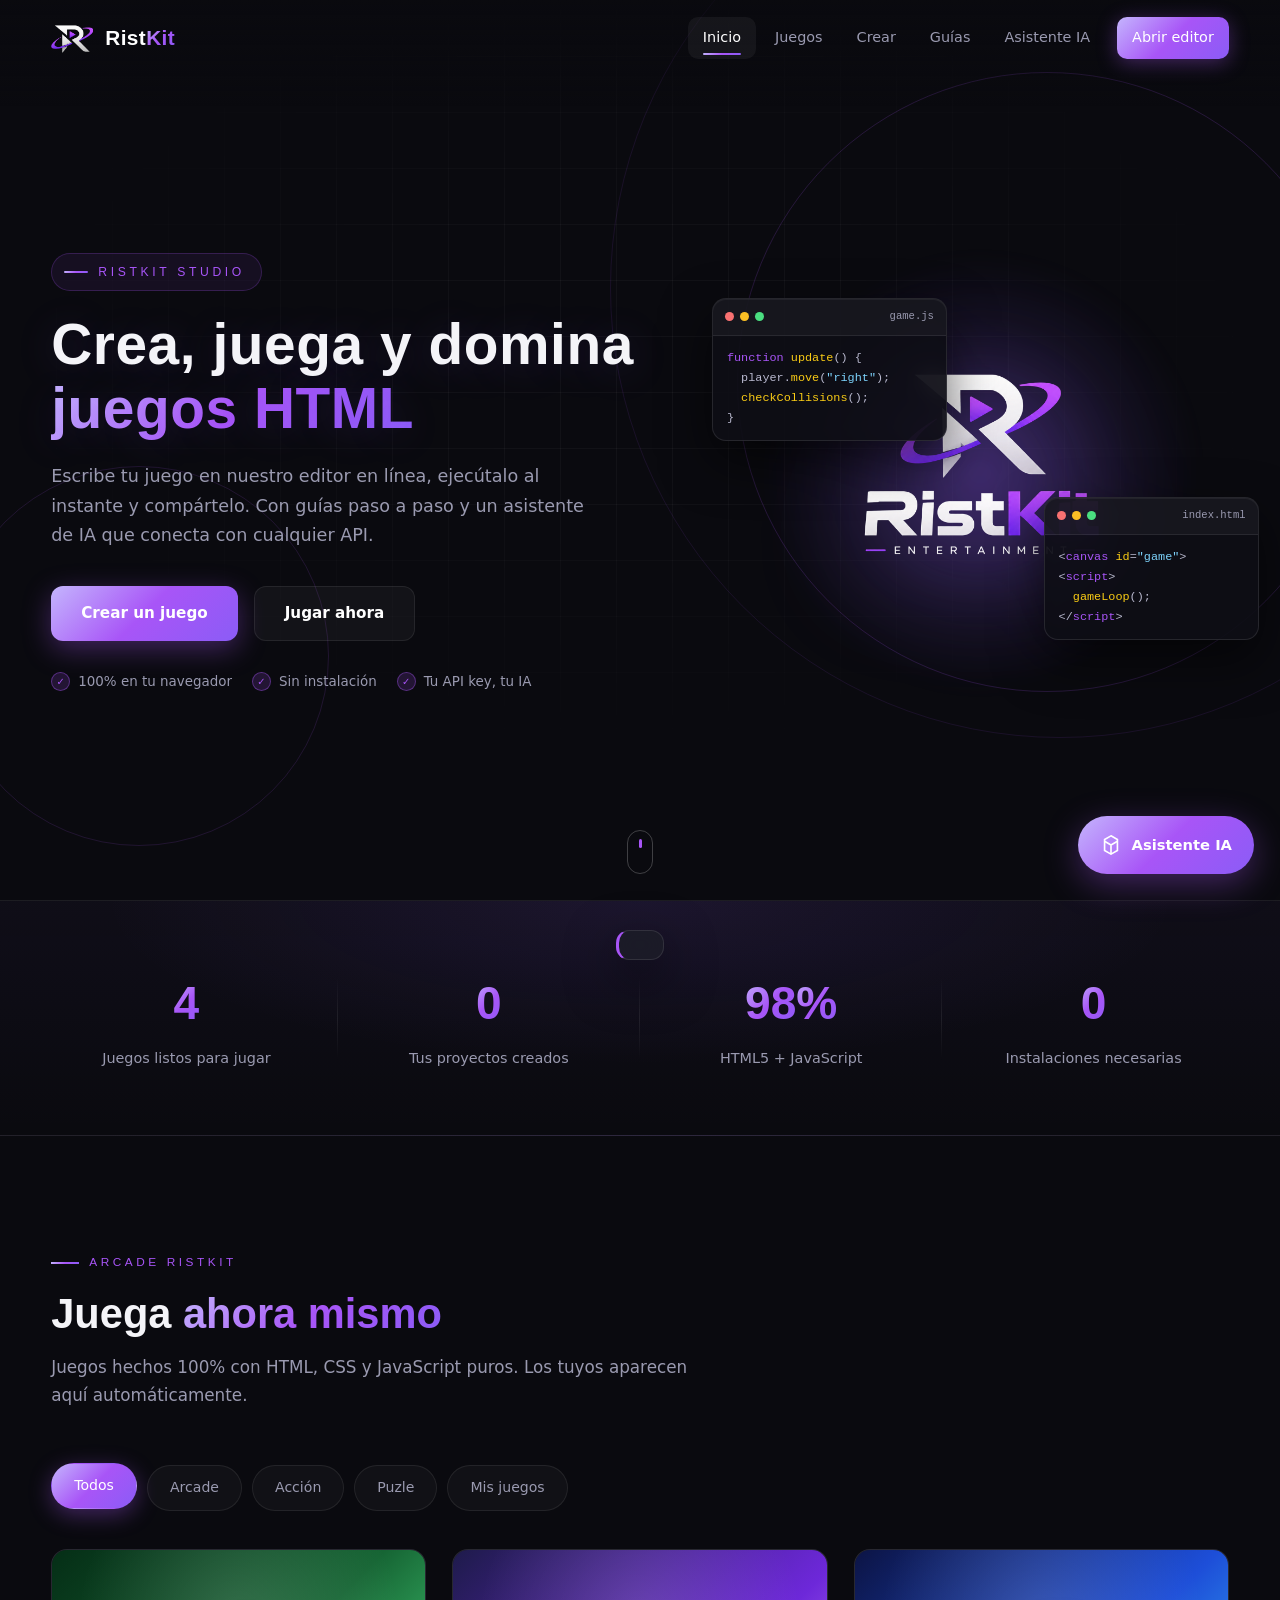
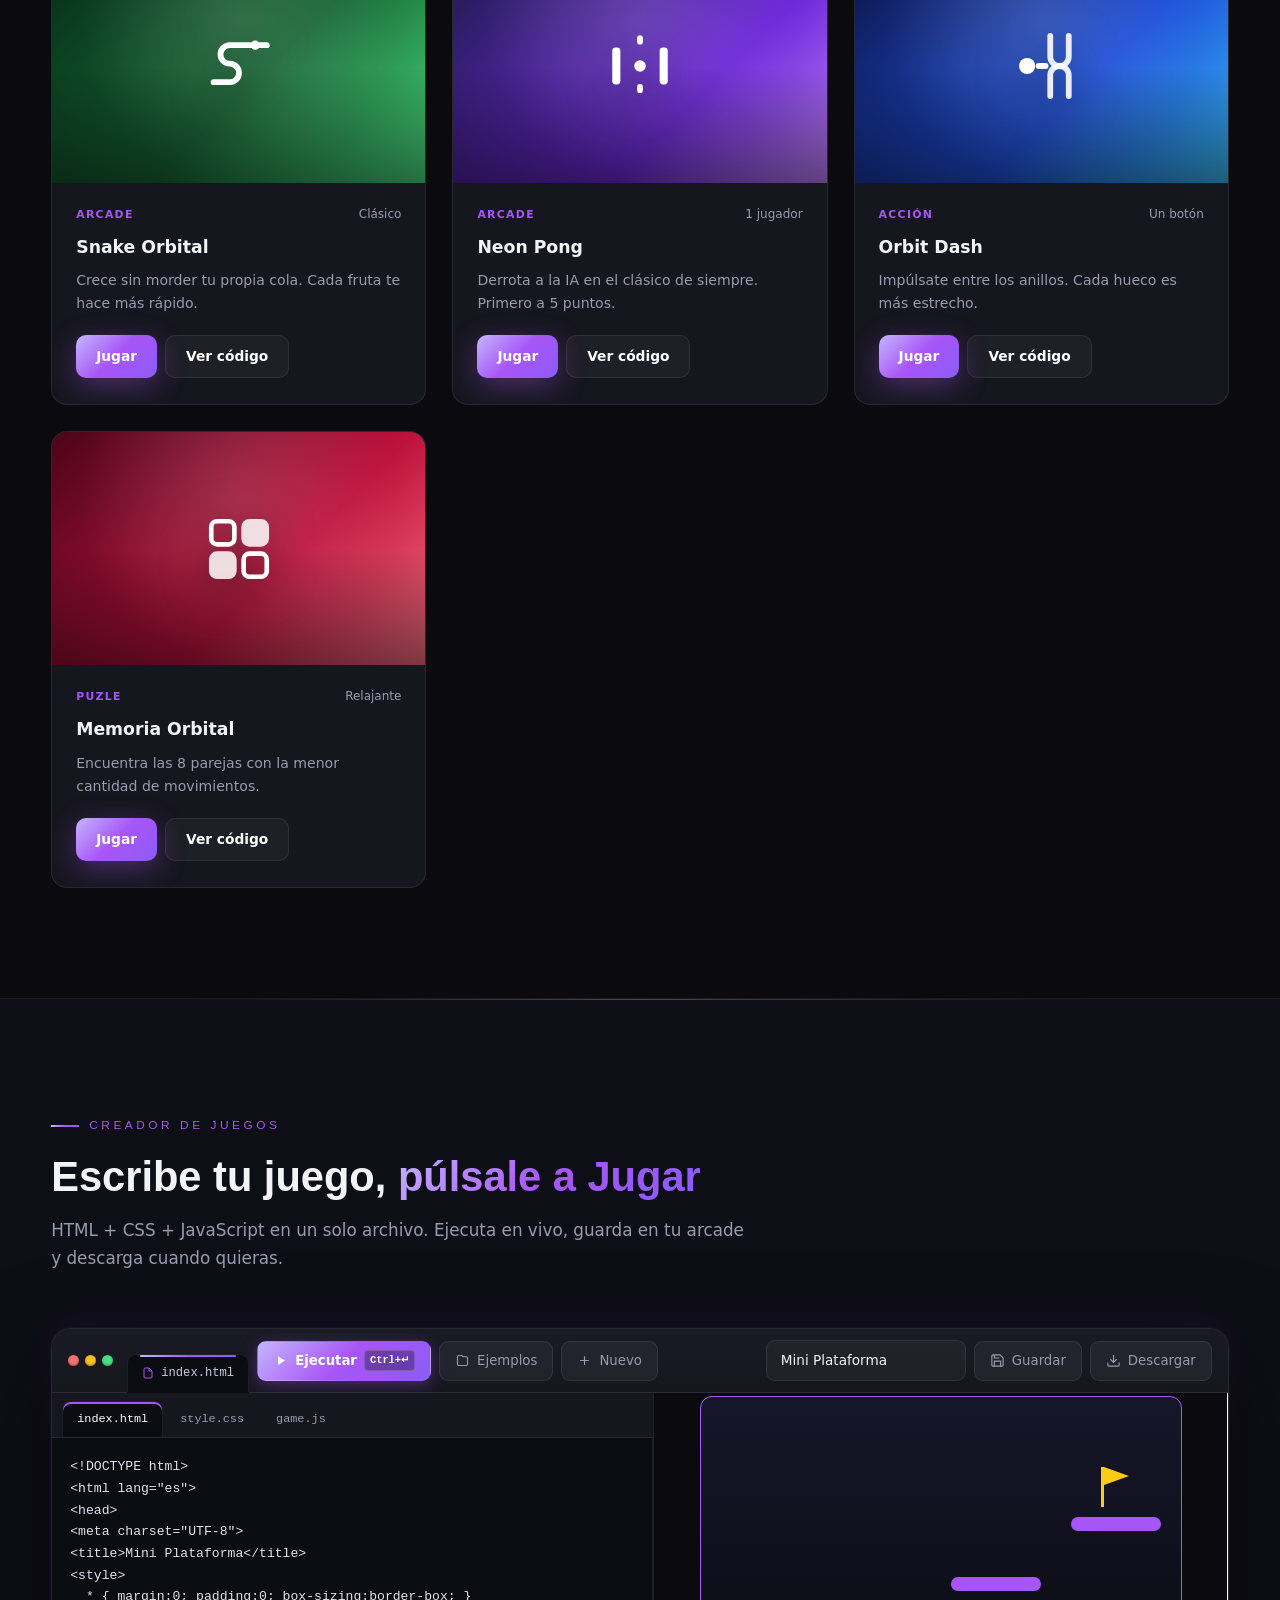
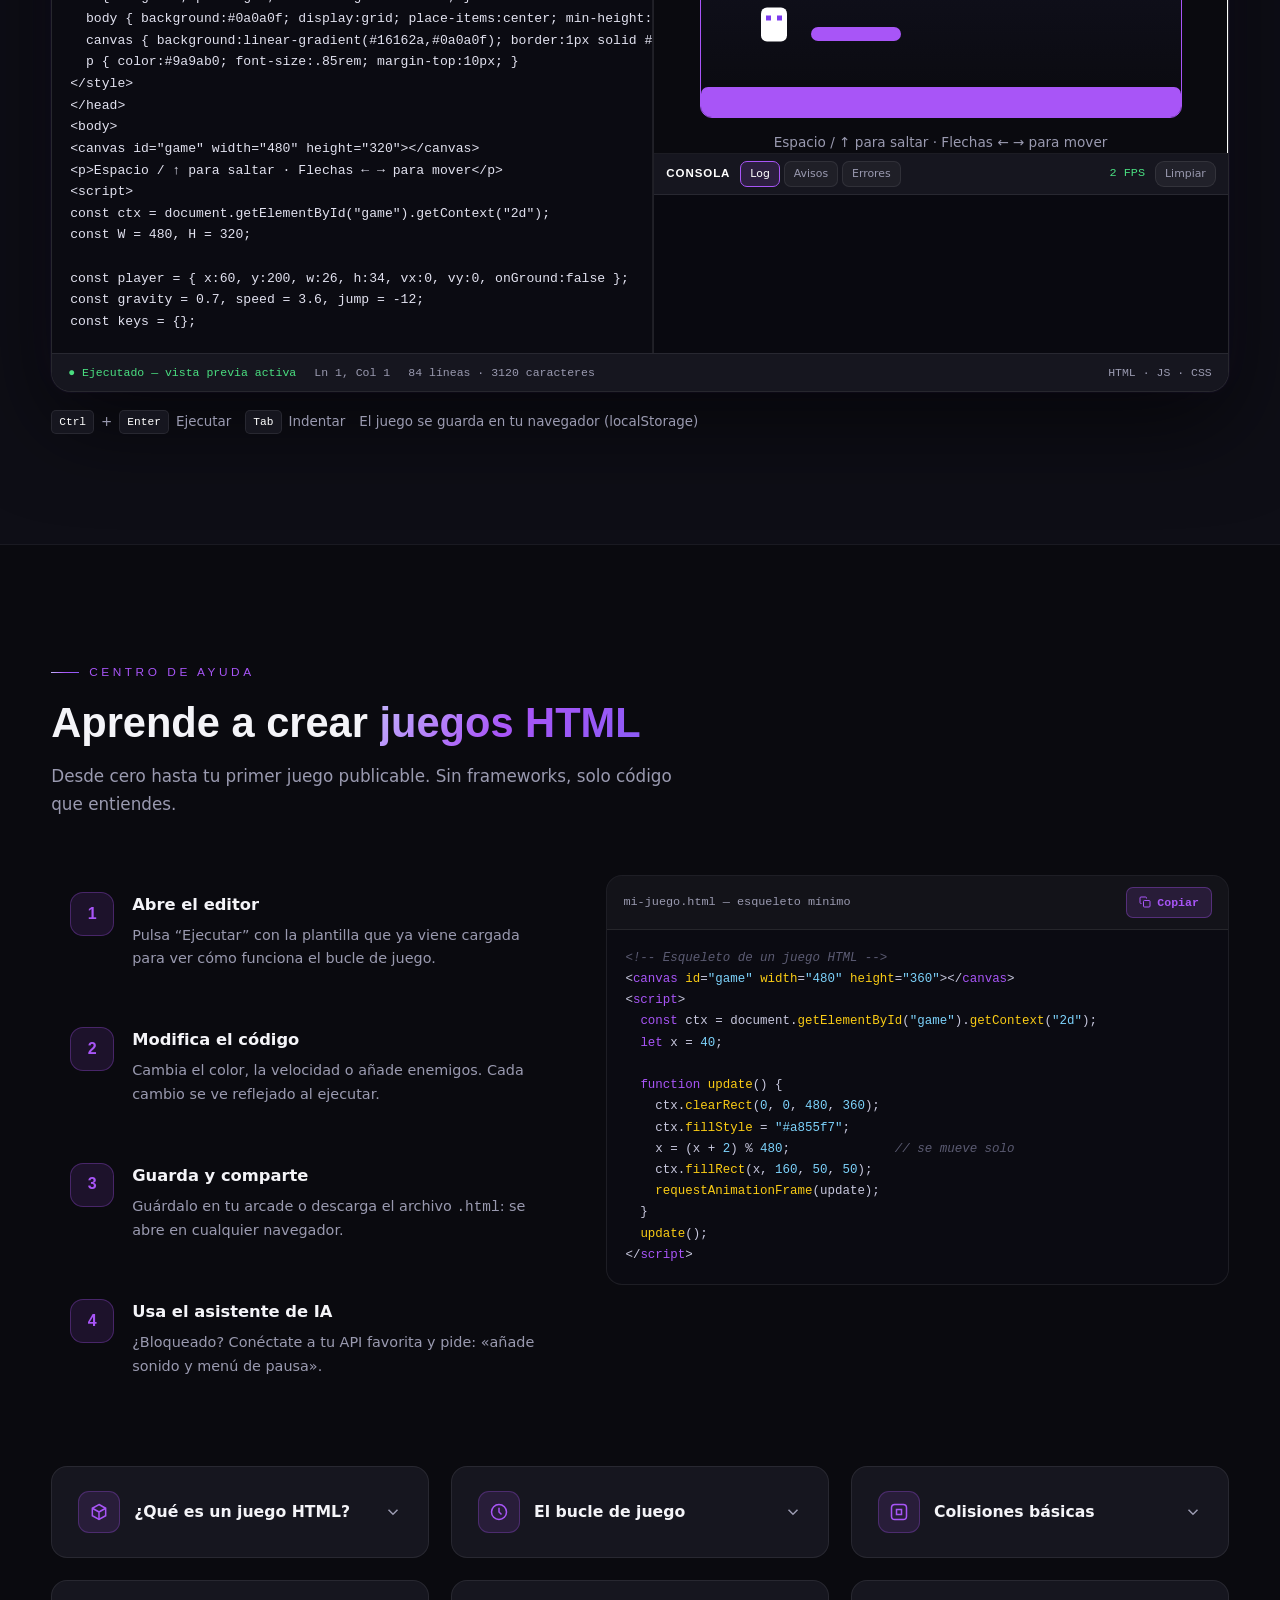
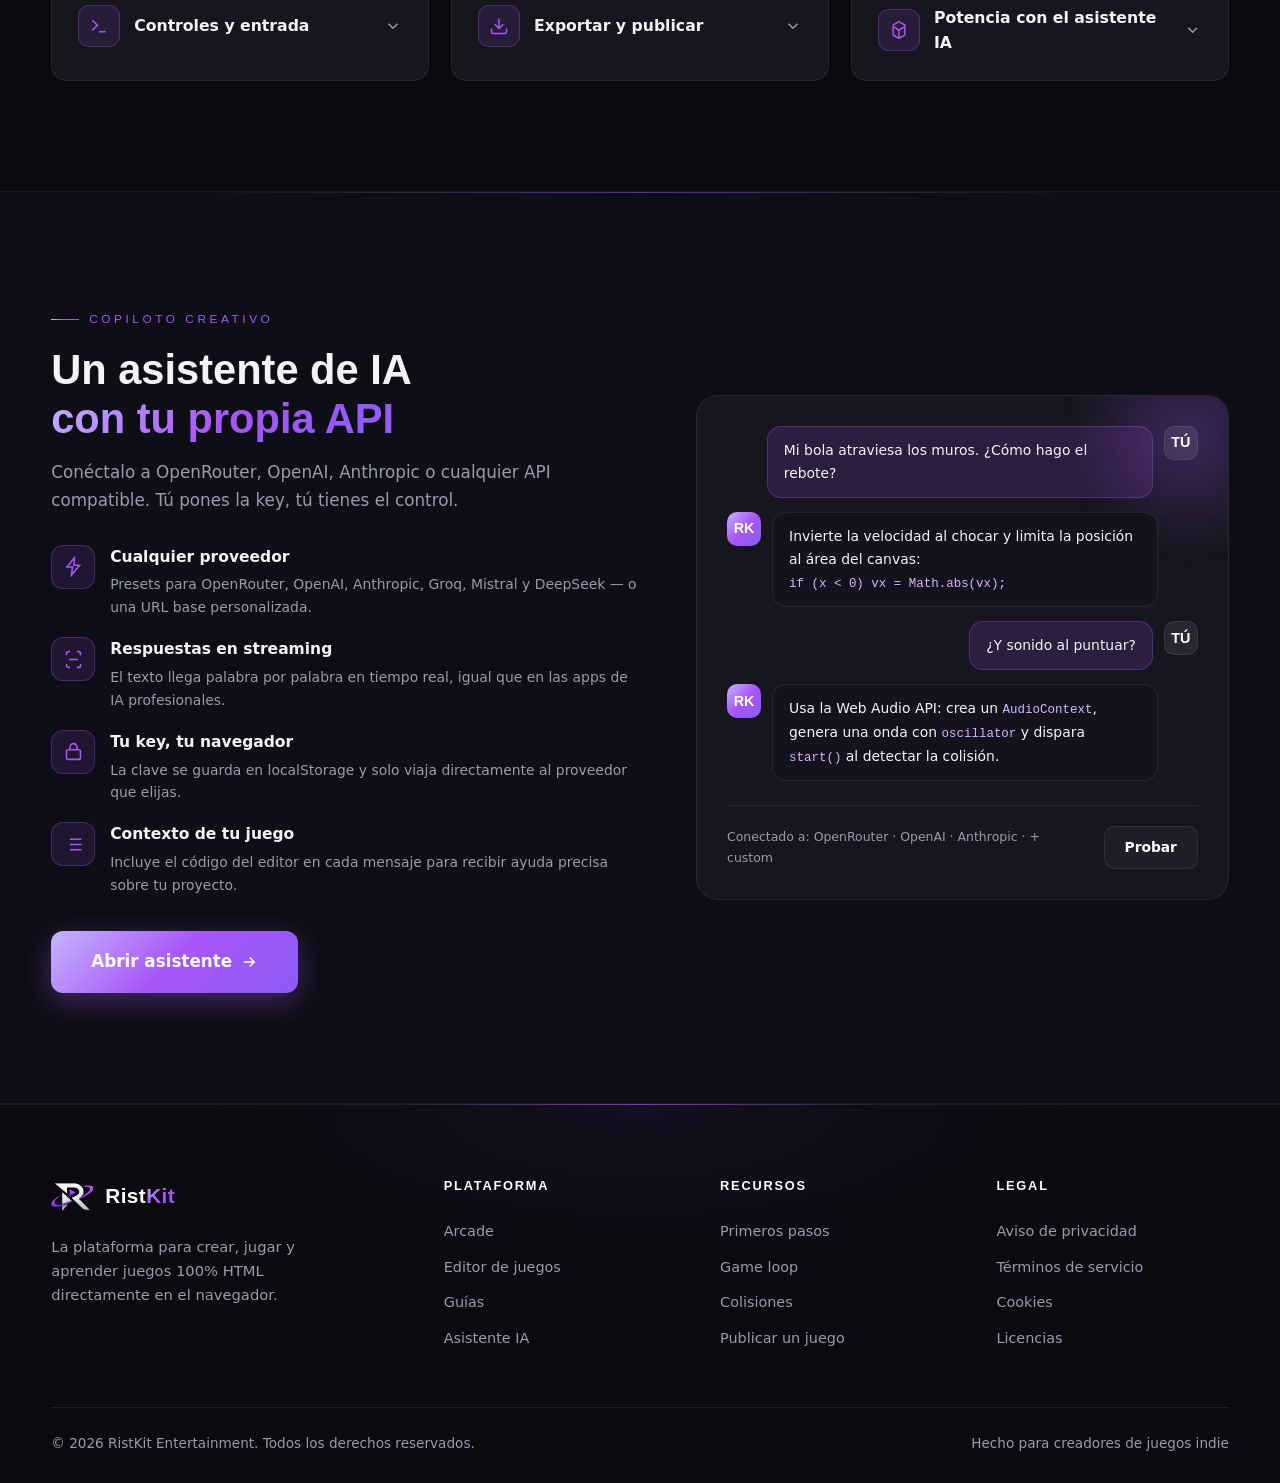
<file: index.html>
<!DOCTYPE html>
<html lang="es">
<head>
  <meta charset="UTF-8">
  <meta name="viewport" content="width=device-width, initial-scale=1.0">
  <title>RistKit Studio — Crea y juega juegos en HTML</title>
  <meta name="description" content="RistKit Studio: crea juegos en HTML con nuestro editor en línea, juégalos al instante, aprende con guías y usa el asistente de IA con cualquier API (OpenRouter, OpenAI, Anthropic...).">
  <meta name="theme-color" content="#0a0a0f">
  <link rel="icon" type="image/png" href="assets/favicon.png">
  <link rel="icon" href="favicon.ico" sizes="48x48">
  <link rel="apple-touch-icon" href="assets/logo-128.png">
  <link rel="manifest" href="manifest.json">

  <!-- ===== SEO social: Open Graph + Twitter Card ===== -->
  <meta property="og:url" content="https://ristkit.com/">
  <meta property="og:site_name" content="RistKit Studio">
  <meta property="og:title" content="RistKit Studio — Crea y juega juegos en HTML">
  <meta property="og:description" content="Editor en línea, arcade, guías y asistente de IA con tu propia API key. Crea tu juego HTML y compártelo en un enlace.">
  <meta property="og:type" content="website">
  <meta property="og:locale" content="es_ES">
  <meta property="og:image" content="https://ristkit.com/assets/logo-512.png">
  <meta property="og:image:width" content="512">
  <meta property="og:image:height" content="512">
  <meta name="twitter:card" content="summary">
  <meta name="twitter:title" content="RistKit Studio — Crea y juega juegos en HTML">
  <meta name="twitter:description" content="Editor en línea, arcade, guías y asistente de IA con tu propia API key.">
  <meta name="twitter:image" content="https://ristkit.com/assets/logo-512.png">

  <!-- ===== Content-Security-Policy =====
       Protege la página: los juegos del editor se ejecutan en iframes
       sandbox sin allow-same-origin y heredan esta CSP. 'unsafe-inline'
       es necesario por los scripts inline de los juegos (srcdoc).
       connect-src admite cualquier https para soportar APIs personalizadas. -->
  <meta http-equiv="Content-Security-Policy" content="default-src 'self'; script-src 'self' 'unsafe-inline' https://cdn.jsdelivr.net https://unpkg.com https://esm.sh; style-src 'self' 'unsafe-inline' https://fonts.googleapis.com; font-src https://fonts.gstatic.com; img-src 'self' data: blob:; media-src 'self' data: blob:; connect-src 'self' https: http://localhost:*; frame-src 'self'; object-src 'none'; base-uri 'self'; form-action 'self'">

  <link rel="preconnect" href="https://fonts.googleapis.com">
  <link rel="preconnect" href="https://fonts.gstatic.com" crossorigin>
  <link href="https://fonts.googleapis.com/css2?family=Orbitron:wght@500;600;700;800&family=Inter:wght@300;400;500;600;700&family=JetBrains+Mono:wght@400;500&display=swap" rel="stylesheet">
  <link rel="stylesheet" href="css/styles.css">
  <script type="application/ld+json">
  {
    "@context": "https://schema.org",
    "@type": "WebApplication",
    "name": "RistKit Studio",
    "description": "Plataforma para crear, jugar y aprender juegos HTML en el navegador, con editor en línea y asistente de IA.",
    "applicationCategory": "GameApplication",
    "operatingSystem": "Web",
    "offers": { "@type": "Offer", "price": "0", "priceCurrency": "USD" },
    "inLanguage": "es"
  }
  </script>
  <script type="application/ld+json">
  {
    "@context": "https://schema.org",
    "@type": "ItemList",
    "name": "Arcade de RistKit Studio",
    "itemListElement": [
      { "@type": "ListItem", "position": 1, "item": { "@type": "VideoGame", "name": "Snake Clásico", "gamePlatform": "Web", "operatingSystem": "Cualquier navegador", "genre": "Arcade", "applicationCategory": "GameApplication", "url": "https://ristkit.com/#juegos" } },
      { "@type": "ListItem", "position": 2, "item": { "@type": "VideoGame", "name": "Pong", "gamePlatform": "Web", "operatingSystem": "Cualquier navegador", "genre": "Deportes", "applicationCategory": "GameApplication", "url": "https://ristkit.com/#juegos" } },
      { "@type": "ListItem", "position": 3, "item": { "@type": "VideoGame", "name": "Orbit Dash", "gamePlatform": "Web", "operatingSystem": "Cualquier navegador", "genre": "Arcade", "applicationCategory": "GameApplication", "url": "https://ristkit.com/#juegos" } },
      { "@type": "ListItem", "position": 4, "item": { "@type": "VideoGame", "name": "Memoria", "gamePlatform": "Web", "operatingSystem": "Cualquier navegador", "genre": "Puzzle", "applicationCategory": "GameApplication", "url": "https://ristkit.com/#juegos" } }
    ]
  }
  </script>
</head>
<body>

  <!-- Preloader -->
  <div class="preloader" id="preloader">
    <img src="assets/emblem.png" alt="RistKit" class="preloader__logo">
    <div class="preloader__bar"><span></span></div>
  </div>

  <div class="cursor-glow" id="cursorGlow" aria-hidden="true"></div>

  <!-- Navbar -->
  <header class="navbar" id="navbar">
    <div class="scroll-progress" id="scrollProgress" aria-hidden="true"></div>
    <div class="container navbar__inner">
      <a href="#inicio" class="navbar__brand" aria-label="RistKit inicio">
        <img src="assets/emblem.png" alt="" class="navbar__emblem">
        <span class="navbar__wordmark">Rist<em>Kit</em></span>
      </a>
      <nav class="navbar__menu" id="navMenu" aria-label="Navegación principal">
        <a href="#inicio" class="navbar__link active">Inicio</a>
        <a href="#juegos" class="navbar__link">Juegos</a>
        <a href="#editor" class="navbar__link">Crear</a>
        <a href="#guias" class="navbar__link">Guías</a>
        <a href="#asistente" class="navbar__link">Asistente IA</a>
        <a href="#editor" class="navbar__link navbar__link--cta">Abrir editor</a>
      </nav>
      <button class="navbar__toggle" id="navToggle" aria-label="Abrir menú" aria-expanded="false">
        <span></span><span></span><span></span>
      </button>
    </div>
    <div class="nav-backdrop" id="navBackdrop" aria-hidden="true"></div>
  </header>

  <main>
    <!-- ============ HERO ============ -->
    <section class="hero" id="inicio">
      <div class="hero__bg" aria-hidden="true">
        <div class="hero__orbit hero__orbit--1"></div>
        <div class="hero__orbit hero__orbit--2"></div>
        <div class="hero__orbit hero__orbit--3"></div>
        <div class="hero__grid"></div>
      </div>
      <div class="container hero__content">
        <div class="hero__text reveal">
          <p class="hero__eyebrow">RistKit Studio</p>
          <h1 class="hero__title">Crea, juega y domina<br><span class="gradient-text">juegos HTML</span></h1>
          <p class="hero__subtitle">
            Escribe tu juego en nuestro editor en línea, ejecútalo al instante y
            compártelo. Con guías paso a paso y un asistente de IA que conecta
            con cualquier API.
          </p>
          <div class="hero__actions">
            <a href="#editor" class="btn btn--primary">Crear un juego</a>
            <a href="#juegos" class="btn btn--ghost">Jugar ahora</a>
          </div>
          <div class="hero__note">
            <span>100% en tu navegador</span>
            <span>Sin instalación</span>
            <span>Tu API key, tu IA</span>
          </div>
        </div>
        <div class="hero__visual reveal reveal--delay">
          <div class="hero__halo" aria-hidden="true"></div>
          <img src="assets/logo-alpha.png" alt="RistKit" class="hero__logo">
          <div class="hero__code hero__code--1" aria-hidden="true">
            <div class="hero__code-bar"><i></i><i></i><i></i><span>game.js</span></div>
            <pre><span class="tk">function</span> <span class="tf">update</span>() {
  player.<span class="tf">move</span>(<span class="ts">"right"</span>);
  <span class="tf">checkCollisions</span>();
}</pre>
          </div>
          <div class="hero__code hero__code--2" aria-hidden="true">
            <div class="hero__code-bar"><i></i><i></i><i></i><span>index.html</span></div>
            <pre>&lt;<span class="tk">canvas</span> <span class="tf">id</span>=<span class="ts">"game"</span>&gt;
&lt;<span class="tk">script</span>&gt;
  <span class="tf">gameLoop</span>();
&lt;/<span class="tk">script</span>&gt;</pre>
          </div>
        </div>
      </div>
      <a href="#juegos" class="hero__scroll" aria-label="Desplazarse"><span class="hero__scroll-line"></span></a>
    </section>

    <!-- ============ STATS ============ -->
    <section class="stats" aria-label="Cifras">
      <div class="container stats__grid">
        <div class="stat reveal">
          <span class="stat__number" data-count="4">0</span><span class="stat__suffix"></span>
          <p class="stat__label">Juegos listos para jugar</p>
        </div>
        <div class="stat reveal">
          <span class="stat__number" id="statMine" data-count="0">0</span><span class="stat__suffix"></span>
          <p class="stat__label">Tus proyectos creados</p>
        </div>
        <div class="stat reveal">
          <span class="stat__number" data-count="100">0</span><span class="stat__suffix">%</span>
          <p class="stat__label">HTML5 + JavaScript</p>
        </div>
        <div class="stat reveal">
          <span class="stat__number" data-count="0">0</span><span class="stat__suffix"></span>
          <p class="stat__label">Instalaciones necesarias</p>
        </div>
      </div>
    </section>

    <!-- ============ ARCADE ============ -->
    <section class="section" id="juegos">
      <div class="container">
        <div class="section__header reveal">
          <p class="section__eyebrow">Arcade RistKit</p>
          <h2 class="section__title">Juega <span class="gradient-text">ahora mismo</span></h2>
          <p class="section__lead">Juegos hechos 100% con HTML, CSS y JavaScript puros. Los tuyos aparecen aquí automáticamente.</p>
        </div>

        <div class="arcade__filters reveal" role="tablist" aria-label="Filtrar juegos">
          <button class="filter-btn active" data-filter="all">Todos</button>
          <button class="filter-btn" data-filter="arcade">Arcade</button>
          <button class="filter-btn" data-filter="action">Acción</button>
          <button class="filter-btn" data-filter="puzzle">Puzle</button>
          <button class="filter-btn" data-filter="mine">Mis juegos</button>
        </div>

        <div class="arcade__grid" id="arcadeGrid">
          <!-- Snake -->
          <article class="game-card reveal" data-category="arcade">
            <div class="game-card__thumb thumb--snake">
              <svg viewBox="0 0 64 64" fill="none" stroke="#fff" stroke-width="5" stroke-linecap="round" stroke-linejoin="round"><path d="M10 46h14a8 8 0 000-16H24a8 8 0 010-16h18"/><circle cx="46" cy="14" r="4" fill="#fff" stroke="none"/><path d="M50 14h6"/></svg>
              <span class="game-card__play">▶</span>
            </div>
            <div class="game-card__body">
              <div class="game-card__row">
                <span class="game-card__tag">Arcade</span>
                <span style="font-size:.75rem;color:var(--text-muted)">Clásico</span>
              </div>
              <h3 class="game-card__title">Snake Orbital</h3>
              <p class="game-card__text">Crece sin morder tu propia cola. Cada fruta te hace más rápido.</p>
              <div class="game-card__actions">
                <button class="btn btn--primary btn--sm" data-play="games/snake.html" data-title="Snake Orbital">Jugar</button>
                <button class="btn btn--ghost btn--sm" data-edit-external="games/snake.html">Ver código</button>
              </div>
            </div>
          </article>

          <!-- Pong -->
          <article class="game-card reveal" data-category="arcade">
            <div class="game-card__thumb thumb--pong">
              <svg viewBox="0 0 64 64" fill="none" stroke="#fff" stroke-width="5" stroke-linecap="round"><rect x="8" y="16" width="7" height="32" rx="3" fill="#fff" stroke="none"/><rect x="49" y="16" width="7" height="32" rx="3" fill="#fff" stroke="none"/><circle cx="32" cy="32" r="5" fill="#fff" stroke="none"/><path d="M32 8v6M32 50v6" stroke-dasharray="3 5"/></svg>
              <span class="game-card__play">▶</span>
            </div>
            <div class="game-card__body">
              <div class="game-card__row">
                <span class="game-card__tag">Arcade</span>
                <span style="font-size:.75rem;color:var(--text-muted)">1 jugador</span>
              </div>
              <h3 class="game-card__title">Neon Pong</h3>
              <p class="game-card__text">Derrota a la IA en el clásico de siempre. Primero a 5 puntos.</p>
              <div class="game-card__actions">
                <button class="btn btn--primary btn--sm" data-play="games/pong.html" data-title="Neon Pong">Jugar</button>
                <button class="btn btn--ghost btn--sm" data-edit-external="games/pong.html">Ver código</button>
              </div>
            </div>
          </article>

          <!-- Orbit Dash -->
          <article class="game-card reveal" data-category="action">
            <div class="game-card__thumb thumb--dash">
              <svg viewBox="0 0 64 64" fill="none" stroke="#fff" stroke-width="5" stroke-linecap="round"><circle cx="20" cy="32" r="7" fill="#fff" stroke="none"/><path d="M40 6v18a8 8 0 0016 0V6" opacity=".9"/><path d="M40 58V40a8 8 0 0116 0v18" opacity=".9"/><path d="M30 32h6"/></svg>
              <span class="game-card__play">▶</span>
            </div>
            <div class="game-card__body">
              <div class="game-card__row">
                <span class="game-card__tag">Acción</span>
                <span style="font-size:.75rem;color:var(--text-muted)">Un botón</span>
              </div>
              <h3 class="game-card__title">Orbit Dash</h3>
              <p class="game-card__text">Impúlsate entre los anillos. Cada hueco es más estrecho.</p>
              <div class="game-card__actions">
                <button class="btn btn--primary btn--sm" data-play="games/orbit-dash.html" data-title="Orbit Dash">Jugar</button>
                <button class="btn btn--ghost btn--sm" data-edit-external="games/orbit-dash.html">Ver código</button>
              </div>
            </div>
          </article>

          <!-- Memory -->
          <article class="game-card reveal" data-category="puzzle">
            <div class="game-card__thumb thumb--memory">
              <svg viewBox="0 0 64 64" fill="none" stroke="#fff" stroke-width="4" stroke-linecap="round"><rect x="8" y="8" width="20" height="20" rx="5"/><rect x="36" y="8" width="20" height="20" rx="5" fill="#fff" opacity=".85"/><rect x="8" y="36" width="20" height="20" rx="5" fill="#fff" opacity=".85"/><rect x="36" y="36" width="20" height="20" rx="5"/></svg>
              <span class="game-card__play">▶</span>
            </div>
            <div class="game-card__body">
              <div class="game-card__row">
                <span class="game-card__tag">Puzle</span>
                <span style="font-size:.75rem;color:var(--text-muted)">Relajante</span>
              </div>
              <h3 class="game-card__title">Memoria Orbital</h3>
              <p class="game-card__text">Encuentra las 8 parejas con la menor cantidad de movimientos.</p>
              <div class="game-card__actions">
                <button class="btn btn--primary btn--sm" data-play="games/memory.html" data-title="Memoria Orbital">Jugar</button>
                <button class="btn btn--ghost btn--sm" data-edit-external="games/memory.html">Ver código</button>
              </div>
            </div>
          </article>

          <!-- Los juegos del usuario se insertan aquí (js/main.js) -->
        </div>
      </div>
    </section>

    <!-- ============ EDITOR ============ -->
    <section class="section section--alt" id="editor">
      <div class="container">
        <div class="section__header reveal">
          <p class="section__eyebrow">Creador de juegos</p>
          <h2 class="section__title">Escribe tu juego, <span class="gradient-text">púlsale a Jugar</span></h2>
          <p class="section__lead">HTML + CSS + JavaScript en un solo archivo. Ejecuta en vivo, guarda en tu arcade y descarga cuando quieras.</p>
        </div>

        <div class="ide reveal">
          <div class="ide__toolbar">
            <div class="ide__dots" aria-hidden="true"><i></i><i></i><i></i></div>
            <span class="ide__tab" aria-hidden="true">
              <svg width="12" height="12" viewBox="0 0 24 24" fill="none" stroke="currentColor" stroke-width="2"><path d="M14 2H6a2 2 0 00-2 2v16a2 2 0 002 2h12a2 2 0 002-2V8z"/><path d="M14 2v6h6"/></svg>
              index.html
            </span>
            <button class="tool-btn tool-btn--run" id="btnRun">
              <svg viewBox="0 0 24 24" fill="currentColor"><path d="M8 5v14l11-7z"/></svg>
              Ejecutar <kbd>Ctrl+↵</kbd>
            </button>
            <button class="tool-btn" id="btnTemplates">
              <svg viewBox="0 0 24 24" fill="none" stroke="currentColor" stroke-width="1.8"><path d="M4 6a2 2 0 012-2h5l2 2h5a2 2 0 012 2v10a2 2 0 01-2 2H6a2 2 0 01-2-2V6z"/></svg>
              Ejemplos
            </button>
            <button class="tool-btn" id="btnNew">
              <svg viewBox="0 0 24 24" fill="none" stroke="currentColor" stroke-width="1.8"><path d="M12 5v14M5 12h14"/></svg>
              Nuevo
            </button>
            <div class="ide__spacer"></div>
            <input class="ide__name" id="gameName" type="text" placeholder="Nombre del juego" maxlength="40">
            <button class="tool-btn" id="btnSave">
              <svg viewBox="0 0 24 24" fill="none" stroke="currentColor" stroke-width="1.8"><path d="M19 21H5a2 2 0 01-2-2V5a2 2 0 012-2h11l5 5v11a2 2 0 01-2 2z"/><path d="M17 21v-8H7v8M7 3v5h8"/></svg>
              Guardar
            </button>
            <button class="tool-btn" id="btnDownload">
              <svg viewBox="0 0 24 24" fill="none" stroke="currentColor" stroke-width="1.8"><path d="M21 15v4a2 2 0 01-2 2H5a2 2 0 01-2-2v-4M7 10l5 5 5-5M12 15V3"/></svg>
              Descargar
            </button>
          </div>

          <div class="ide__body">
            <div class="ide__main">
              <div class="ide__files" id="fileTabs" role="tablist" aria-label="Archivos del proyecto">
                <button class="ide__file active" data-file="index.html" role="tab" aria-selected="true">index.html</button>
                <button class="ide__file" data-file="style.css" role="tab" aria-selected="false">style.css</button>
                <button class="ide__file" data-file="game.js" role="tab" aria-selected="false">game.js</button>
              </div>
              <div class="ide__code">
                <!-- textarea oculta: conserva compatibilidad con el resto del código (ta.value) -->
                <textarea id="codeInput" class="visually-hidden" spellcheck="false" aria-label="Código del juego"></textarea>
                <div id="cmEditor" class="ide__cm" aria-label="Editor de código"></div>
              </div>
            </div>
            <div class="ide__side">
              <div class="ide__preview">
                <iframe id="preview" title="Vista previa del juego" sandbox="allow-scripts allow-modals allow-pointer-lock"></iframe>
              </div>
              <div class="ide__console" id="ideConsole">
                <div class="ide__console-head">
                  <strong>Consola</strong>
                  <div class="ide__console-filters" role="group" aria-label="Filtros de consola">
                    <button data-cfilter="log" class="active" type="button">Log</button>
                    <button data-cfilter="warn" type="button">Avisos</button>
                    <button data-cfilter="error" type="button">Errores</button>
                  </div>
                  <span class="ide__fps" id="ideFps" title="FPS de la vista previa">-- FPS</span>
                  <button class="tool-btn tool-btn--xs" id="consoleClear" type="button">Limpiar</button>
                </div>
                <div class="ide__console-body" id="consoleBody" aria-live="polite"></div>
              </div>
            </div>
          </div>

          <div class="ide__status">
            <span id="statusMsg" class="ok">● Listo</span>
            <span id="statusPos">Ln 1, Col 1</span>
            <span id="statusSize">0 líneas</span>
            <span class="right">HTML · JS · CSS</span>
          </div>
        </div>

        <div class="ide__tips reveal">
          <span><kbd>Ctrl</kbd> + <kbd>Enter</kbd> Ejecutar</span>
          <span><kbd>Tab</kbd> Indentar</span>
          <span>El juego se guarda en tu navegador (localStorage)</span>
        </div>
      </div>
    </section>

    <!-- ============ GUÍAS ============ -->
    <section class="section" id="guias">
      <div class="container">
        <div class="section__header reveal">
          <p class="section__eyebrow">Centro de ayuda</p>
          <h2 class="section__title">Aprende a crear <span class="gradient-text">juegos HTML</span></h2>
          <p class="section__lead">Desde cero hasta tu primer juego publicable. Sin frameworks, solo código que entiendes.</p>
        </div>

        <div class="quickstart">
          <div class="quickstart__steps reveal">
            <div class="qstep">
              <span class="qstep__num">1</span>
              <div>
                <h3>Abre el editor</h3>
                <p>Pulsa “Ejecutar” con la plantilla que ya viene cargada para ver cómo funciona el bucle de juego.</p>
              </div>
            </div>
            <div class="qstep">
              <span class="qstep__num">2</span>
              <div>
                <h3>Modifica el código</h3>
                <p>Cambia el color, la velocidad o añade enemigos. Cada cambio se ve reflejado al ejecutar.</p>
              </div>
            </div>
            <div class="qstep">
              <span class="qstep__num">3</span>
              <div>
                <h3>Guarda y comparte</h3>
                <p>Guárdalo en tu arcade o descarga el archivo <code>.html</code>: se abre en cualquier navegador.</p>
              </div>
            </div>
            <div class="qstep">
              <span class="qstep__num">4</span>
              <div>
                <h3>Usa el asistente de IA</h3>
                <p>¿Bloqueado? Conéctate a tu API favorita y pide: «añade sonido y menú de pausa».</p>
              </div>
            </div>
          </div>

          <div class="code-block reveal">
            <div class="code-block__head">
              <span>mi-juego.html — esqueleto mínimo</span>
              <button class="copy-btn" data-copy="skeleton">
                <svg width="12" height="12" viewBox="0 0 24 24" fill="none" stroke="currentColor" stroke-width="2"><rect x="9" y="9" width="13" height="13" rx="2"/><path d="M5 15H4a2 2 0 01-2-2V4a2 2 0 012-2h9a2 2 0 012 2v1"/></svg>
                Copiar
              </button>
            </div>
            <pre id="skeletonCode"><span class="tc">&lt;!-- Esqueleto de un juego HTML --&gt;</span>
&lt;<span class="tk">canvas</span> <span class="tf">id</span>=<span class="ts">"game"</span> <span class="tf">width</span>=<span class="ts">"480"</span> <span class="tf">height</span>=<span class="ts">"360"</span>&gt;&lt;/<span class="tk">canvas</span>&gt;
&lt;<span class="tk">script</span>&gt;
  <span class="tk">const</span> ctx = document.<span class="tf">getElementById</span>(<span class="ts">"game"</span>).<span class="tf">getContext</span>(<span class="ts">"2d"</span>);
  <span class="tk">let</span> x = <span class="ts">40</span>;

  <span class="tk">function</span> <span class="tf">update</span>() {
    ctx.<span class="tf">clearRect</span>(<span class="ts">0</span>, <span class="ts">0</span>, <span class="ts">480</span>, <span class="ts">360</span>);
    ctx.<span class="tf">fillStyle</span> = <span class="ts">"#a855f7"</span>;
    x = (x + <span class="ts">2</span>) % <span class="ts">480</span>;              <span class="tc">// se mueve solo</span>
    ctx.<span class="tf">fillRect</span>(x, <span class="ts">160</span>, <span class="ts">50</span>, <span class="ts">50</span>);
    <span class="tf">requestAnimationFrame</span>(update);
  }
  <span class="tf">update</span>();
&lt;/<span class="tk">script</span>&gt;</pre>
          </div>
        </div>

        <div class="guides__grid">
          <details class="guide reveal">
            <summary>
              <span class="guide__icon"><svg viewBox="0 0 24 24" fill="none" stroke="currentColor" stroke-width="1.8"><path d="M12 3l8 4.5v9L12 21l-8-4.5v-9L12 3z"/><path d="M12 12l8-4.5M12 12v9M12 12L4 7.5"/></svg></span>
              ¿Qué es un juego HTML?
              <svg class="guide__arrow" width="18" height="18" viewBox="0 0 24 24" fill="none" stroke="currentColor" stroke-width="2"><path d="M6 9l6 6 6-6"/></svg>
            </summary>
            <div class="guide__content">
              <p>Es un juego hecho solo con las tecnologías nativas del navegador: <strong>HTML</strong> para la estructura, <strong>CSS</strong> para el estilo y <strong>JavaScript</strong> para la lógica.</p>
              <ul>
                <li>No necesitas instalar nada: se abre con doble clic.</li>
                <li>Funciona en móvil, tablet y escritorio.</li>
                <li>Se puede subir a cualquier hosting (GitHub Pages, itch.io...).</li>
                <li>El lienzo principal es la etiqueta <code>&lt;canvas&gt;</code>.</li>
              </ul>
            </div>
          </details>

          <details class="guide reveal">
            <summary>
              <span class="guide__icon"><svg viewBox="0 0 24 24" fill="none" stroke="currentColor" stroke-width="1.8"><circle cx="12" cy="12" r="9"/><path d="M12 7v5l3 3"/></svg></span>
              El bucle de juego
              <svg class="guide__arrow" width="18" height="18" viewBox="0 0 24 24" fill="none" stroke="currentColor" stroke-width="2"><path d="M6 9l6 6 6-6"/></svg>
            </summary>
            <div class="guide__content">
              <p>Todos los juegos repiten lo mismo 60 veces por segundo con <code>requestAnimationFrame</code>:</p>
              <ul>
                <li><strong>Input:</strong> lee teclado, ratón o táctil.</li>
                <li><strong>Update:</strong> mueve jugadores, verifica colisiones, suma puntos.</li>
                <li><strong>Draw:</strong> borra el canvas y vuelve a dibujar.</li>
              </ul>
              <p>Ese ciclo es el <em>game loop</em>. Sin él, nada se movería.</p>
            </div>
          </details>

          <details class="guide reveal">
            <summary>
              <span class="guide__icon"><svg viewBox="0 0 24 24" fill="none" stroke="currentColor" stroke-width="1.8"><rect x="3" y="3" width="18" height="18" rx="4"/><path d="M9 9h6v6H9z"/></svg></span>
              Colisiones básicas
              <svg class="guide__arrow" width="18" height="18" viewBox="0 0 24 24" fill="none" stroke="currentColor" stroke-width="2"><path d="M6 9l6 6 6-6"/></svg>
            </summary>
            <div class="guide__content">
              <p>La más común es AABB (rectángulos que se solapan):</p>
              <pre style="font-family:var(--font-mono);font-size:.78rem;background:#0b0b12;padding:10px;border-radius:9px;overflow-x:auto">if (a.x &lt; b.x + b.w &amp;&amp; a.x + a.w &gt; b.x &amp;&amp;
    a.y &lt; b.y + b.h &amp;&amp; a.y + a.h &gt; b.y) {
  // ¡hay colisión!
}</pre>
              <p>Para círculos, compara la distancia entre centros con la suma de radios usando <code>Math.hypot()</code>.</p>
            </div>
          </details>

          <details class="guide reveal">
            <summary>
              <span class="guide__icon"><svg viewBox="0 0 24 24" fill="none" stroke="currentColor" stroke-width="1.8"><path d="M4 17l6-6-6-6M12 19h8"/></svg></span>
              Controles y entrada
              <svg class="guide__arrow" width="18" height="18" viewBox="0 0 24 24" fill="none" stroke="currentColor" stroke-width="2"><path d="M6 9l6 6 6-6"/></svg>
            </summary>
            <div class="guide__content">
              <ul>
                <li>Teclado: escucha <code>keydown</code> / <code>keyup</code> y guarda el estado en un objeto.</li>
                <li>Ratón: usa <code>mousemove</code> sobre el canvas (ajusta la escala con <code>getBoundingClientRect()</code>).</li>
                <li>Táctil: <code>touchstart</code> / <code>touchmove</code> y no olvides <code>preventDefault()</code>.</li>
                <li>Guarda récords con <code>localStorage</code> como hacen nuestros juegos.</li>
              </ul>
            </div>
          </details>

          <details class="guide reveal">
            <summary>
              <span class="guide__icon"><svg viewBox="0 0 24 24" fill="none" stroke="currentColor" stroke-width="1.8"><path d="M21 15v4a2 2 0 01-2 2H5a2 2 0 01-2-2v-4M7 10l5 5 5-5M12 15V3"/></svg></span>
              Exportar y publicar
              <svg class="guide__arrow" width="18" height="18" viewBox="0 0 24 24" fill="none" stroke="currentColor" stroke-width="2"><path d="M6 9l6 6 6-6"/></svg>
            </summary>
            <div class="guide__content">
              <p>Un juego HTML es un solo archivo: tu navegador es el motor.</p>
              <ul>
                <li><strong>Descargar</strong> desde el editor obtiene el <code>.html</code> listo.</li>
                <li><strong>itch.io</strong>: crea una página y sube el archivo (o un ZIP).</li>
                <li><strong>GitHub Pages</strong>: súbelo a un repositorio y actívalo en Settings.</li>
                <li>Para móvil, añade <code>&lt;meta name="viewport"&gt;</code> y eventos táctiles.</li>
              </ul>
            </div>
          </details>

          <details class="guide reveal">
            <summary>
              <span class="guide__icon"><svg viewBox="0 0 24 24" fill="none" stroke="currentColor" stroke-width="1.8"><path d="M12 2l7 4v12l-7 4-7-4V6l7-4z"/><path d="M12 22V12M12 12L5 8M12 12l7-4"/></svg></span>
              Potencia con el asistente IA
              <svg class="guide__arrow" width="18" height="18" viewBox="0 0 24 24" fill="none" stroke="currentColor" stroke-width="2"><path d="M6 9l6 6 6-6"/></svg>
            </summary>
            <div class="guide__content">
              <p>El asistente se conecta a la API que tú elijas con <strong>tu propia API key</strong>:</p>
              <ul>
                <li><strong>OpenRouter</strong>, OpenAI, Anthropic, Groq, Mistral, DeepSeek...</li>
                <li>O cualquier endpoint compatible con OpenAI: solo cambia la URL base.</li>
                <li>Activa «Incluir código del editor» para que la IA trabaje sobre tu juego.</li>
                <li>La key se guarda solo en tu navegador, nunca se envía a nuestros servidores.</li>
              </ul>
            </div>
          </details>
        </div>
      </div>
    </section>

    <!-- ============ ASISTENTE IA ============ -->
    <section class="section section--alt" id="asistente">
      <div class="container">
        <div class="ai-promo">
          <div class="reveal">
            <p class="section__eyebrow">Copiloto creativo</p>
            <h2 class="section__title">Un asistente de IA <span class="gradient-text">con tu propia API</span></h2>
            <p class="section__lead">Conéctalo a OpenRouter, OpenAI, Anthropic o cualquier API compatible. Tú pones la key, tú tienes el control.</p>

            <div class="ai-promo__features">
              <div class="ai-feature">
                <span class="ai-feature__icon"><svg viewBox="0 0 24 24" fill="none" stroke="currentColor" stroke-width="1.8"><path d="M13 2L4.5 12.5H11L9.5 22 19 10.5h-6.5L13 2z"/></svg></span>
                <div>
                  <h4>Cualquier proveedor</h4>
                  <p>Presets para OpenRouter, OpenAI, Anthropic, Groq, Mistral y DeepSeek — o una URL base personalizada.</p>
                </div>
              </div>
              <div class="ai-feature">
                <span class="ai-feature__icon"><svg viewBox="0 0 24 24" fill="none" stroke="currentColor" stroke-width="1.8"><path d="M4 7V5a2 2 0 012-2h2M16 3h2a2 2 0 012 2v2M20 17v2a2 2 0 01-2 2h-2M8 21H6a2 2 0 01-2-2v-2M7 12h10"/></svg></span>
                <div>
                  <h4>Respuestas en streaming</h4>
                  <p>El texto llega palabra por palabra en tiempo real, igual que en las apps de IA profesionales.</p>
                </div>
              </div>
              <div class="ai-feature">
                <span class="ai-feature__icon"><svg viewBox="0 0 24 24" fill="none" stroke="currentColor" stroke-width="1.8"><rect x="4" y="10" width="16" height="11" rx="2"/><path d="M8 10V7a4 4 0 018 0v3"/></svg></span>
                <div>
                  <h4>Tu key, tu navegador</h4>
                  <p>La clave se guarda en localStorage y solo viaja directamente al proveedor que elijas.</p>
                </div>
              </div>
              <div class="ai-feature">
                <span class="ai-feature__icon"><svg viewBox="0 0 24 24" fill="none" stroke="currentColor" stroke-width="1.8"><path d="M8 6h13M8 12h13M8 18h13M3 6h.01M3 12h.01M3 18h.01"/></svg></span>
                <div>
                  <h4>Contexto de tu juego</h4>
                  <p>Incluye el código del editor en cada mensaje para recibir ayuda precisa sobre tu proyecto.</p>
                </div>
              </div>
            </div>

            <button class="btn btn--primary btn--lg" id="openAssistant">
              Abrir asistente
              <svg width="18" height="18" viewBox="0 0 24 24" fill="none" stroke="currentColor" stroke-width="2"><path d="M5 12h14M13 6l6 6-6 6"/></svg>
            </button>
          </div>

          <div class="ai-promo__panel reveal reveal--delay">
            <div class="ai-chatdemo">
              <div class="chatdemo__msg chatdemo__msg--me">
                <span class="chatdemo__avatar">TÚ</span>
                <div class="chatdemo__bubble">Mi bola atraviesa los muros. ¿Cómo hago el rebote?</div>
              </div>
              <div class="chatdemo__msg">
                <span class="chatdemo__avatar">RK</span>
                <div class="chatdemo__bubble">Invierte la velocidad al chocar y limita la posición al área del canvas:<br><code>if (x &lt; 0) vx = Math.abs(vx);</code></div>
              </div>
              <div class="chatdemo__msg chatdemo__msg--me">
                <span class="chatdemo__avatar">TÚ</span>
                <div class="chatdemo__bubble">¿Y sonido al puntuar?</div>
              </div>
              <div class="chatdemo__msg">
                <span class="chatdemo__avatar">RK</span>
                <div class="chatdemo__bubble">Usa la Web Audio API: crea un <code>AudioContext</code>, genera una onda con <code>oscillator</code> y dispara <code>start()</code> al detectar la colisión.</div>
              </div>
            </div>
            <div class="ai-promo__panel-foot">
              <span>Conectado a: OpenRouter · OpenAI · Anthropic · + custom</span>
              <button class="btn btn--ghost btn--sm" id="openAssistant2">Probar</button>
            </div>
          </div>
        </div>
      </div>
    </section>
  </main>

  <!-- ============ FOOTER ============ -->
  <footer class="footer">
    <div class="container footer__grid">
      <div class="footer__brand">
        <a href="#inicio" class="navbar__brand">
          <img src="assets/emblem.png" alt="" class="navbar__emblem" loading="lazy">
          <span class="navbar__wordmark">Rist<em>Kit</em></span>
        </a>
        <p>La plataforma para crear, jugar y aprender juegos 100% HTML directamente en el navegador.</p>
      </div>
      <div class="footer__col">
        <h4>Plataforma</h4>
        <a href="#juegos">Arcade</a>
        <a href="#editor">Editor de juegos</a>
        <a href="#guias">Guías</a>
        <a href="#asistente">Asistente IA</a>
      </div>
      <div class="footer__col">
        <h4>Recursos</h4>
        <a href="#guias">Primeros pasos</a>
        <a href="#guias">Game loop</a>
        <a href="#guias">Colisiones</a>
        <a href="#guias">Publicar un juego</a>
      </div>
      <div class="footer__col">
        <h4>Legal</h4>
        <a href="privacidad.html">Aviso de privacidad</a>
        <a href="terminos.html">Términos de servicio</a>
        <a href="cookies.html">Cookies</a>
        <a href="licencias.html">Licencias</a>
      </div>
    </div>
    <div class="container footer__bottom">
      <p>© <span id="year">2026</span> RistKit Entertainment. Todos los derechos reservados.</p>
      <p class="footer__made">Hecho para creadores de juegos indie</p>
    </div>
  </footer>

  <!-- ============ MODAL JUEGO ============ -->
  <div class="modal" id="gameModal" role="dialog" aria-modal="true" aria-labelledby="modalTitle">
    <div class="modal__box">
      <div class="modal__head">
        <div>
          <div class="modal__title" id="modalTitle">Juego</div>
          <div class="modal__hint">Pulsa Esc para salir · El juego corre en iframe aislado (sin acceso a tus datos)</div>
        </div>
        <button class="modal__close" id="modalClose" aria-label="Cerrar">✕</button>
      </div>
      <div class="modal__frame">
        <!-- Sandbox estricto por defecto (código de usuario/terceros).
             main.js añade allow-same-origin SOLO para juegos preinstalados de primera parte. -->
        <iframe id="gameFrame" title="Juego en ejecución" sandbox="allow-scripts allow-modals allow-pointer-lock"></iframe>
      </div>
    </div>
  </div>

  <!-- ============ ASISTENTE IA ============ -->
  <button class="ai-fab" id="aiFab" aria-label="Abrir asistente de IA">
    <span class="pulse" aria-hidden="true"></span>
    <svg viewBox="0 0 24 24" fill="none" stroke="currentColor" stroke-width="1.8"><path d="M12 2l7 4v12l-7 4-7-4V6l7-4z"/><path d="M12 22V12M12 12L5 8M12 12l7-4"/></svg>
    <span class="label">Asistente IA</span>
  </button>

  <div class="ai-panel" id="aiPanel" role="dialog" aria-label="Asistente de IA">
    <div class="ai-panel__head">
      <div class="ai-panel__avatar">
        <svg viewBox="0 0 24 24" fill="none" stroke="currentColor" stroke-width="1.8"><path d="M12 2l7 4v12l-7 4-7-4V6l7-4z"/><path d="M12 22V12M12 12L5 8M12 12l7-4"/></svg>
      </div>
      <div class="ai-panel__title">
        <strong>Asistente RistKit</strong>
        <span class="ai-panel__status"><i id="aiStatusDot" class="off"></i><span id="aiStatusText">Sin conectar</span></span>
      </div>
      <div class="ai-panel__actions">
        <button class="ai-iconbtn" id="aiSettingsBtn" title="Configurar API" aria-label="Configuración">
          <svg viewBox="0 0 24 24" fill="none" stroke="currentColor" stroke-width="1.8"><circle cx="12" cy="12" r="3"/><path d="M19.4 15a1.7 1.7 0 00.3 1.9l.1.1a2 2 0 11-2.8 2.8l-.1-.1a1.7 1.7 0 00-1.9-.3 1.7 1.7 0 00-1 1.5V21a2 2 0 11-4 0v-.1A1.7 1.7 0 007 19.4a1.7 1.7 0 00-1.9.3l-.1.1a2 2 0 11-2.8-2.8l.1-.1a1.7 1.7 0 00.3-1.9 1.7 1.7 0 00-1.5-1H1a2 2 0 110-4h.1A1.7 1.7 0 002.6 7a1.7 1.7 0 00-.3-1.9l-.1-.1a2 2 0 112.8-2.8l.1.1a1.7 1.7 0 001.9.3H7a1.7 1.7 0 001-1.5V1a2 2 0 114 0v.1a1.7 1.7 0 001 1.5 1.7 1.7 0 001.9-.3l.1-.1a2 2 0 112.8 2.8l-.1.1a1.7 1.7 0 00-.3 1.9V7a1.7 1.7 0 001.5 1H21a2 2 0 110 4h-.1a1.7 1.7 0 00-1.5 1z"/></svg>
        </button>
        <button class="ai-iconbtn" id="aiClearBtn" title="Limpiar conversación" aria-label="Limpiar chat">
          <svg viewBox="0 0 24 24" fill="none" stroke="currentColor" stroke-width="1.8"><path d="M3 6h18M8 6V4a2 2 0 012-2h4a2 2 0 012 2v2m3 0v14a2 2 0 01-2 2H7a2 2 0 01-2-2V6h14z"/></svg>
        </button>
        <button class="ai-iconbtn" id="aiCloseBtn" title="Cerrar" aria-label="Cerrar asistente">
          <svg viewBox="0 0 24 24" fill="none" stroke="currentColor" stroke-width="1.8"><path d="M18 6L6 18M6 6l12 12"/></svg>
        </button>
      </div>
    </div>

    <!-- Vista: chat -->
    <div class="ai-view active" id="aiChatView">
      <div class="ai-messages" id="aiMessages">
        <div class="ai-empty" id="aiEmpty">
          <div class="ai-empty__icon">
            <svg viewBox="0 0 24 24" fill="none" stroke="currentColor" stroke-width="1.7"><path d="M12 2l7 4v12l-7 4-7-4V6l7-4z"/><path d="M12 22V12M12 12L5 8M12 12l7-4"/></svg>
          </div>
          <p>Configura tu API key y empieza a chatear. Puedo ayudarte a crear y mejorar juegos HTML.</p>
          <div class="ai-chips">
            <button class="ai-chip">Crea un juego de plataformas</button>
            <button class="ai-chip">Explica mi game loop</button>
            <button class="ai-chip">Añade sonido con Web Audio</button>
          </div>
        </div>
      </div>
      <div class="ai-composer">
        <textarea id="aiInput" rows="1" placeholder="Escribe tu mensaje..." aria-label="Mensaje"></textarea>
        <button class="ai-send" id="aiSend" aria-label="Enviar">
          <svg viewBox="0 0 24 24" fill="none" stroke="currentColor" stroke-width="2"><path d="M22 2L11 13M22 2l-7 20-4-9-9-4 20-7z"/></svg>
        </button>
      </div>
      <div class="ai-composer__note">Las respuestas dependen del proveedor conectado. Tu API key solo se guarda en este navegador.</div>
    </div>

    <!-- Vista: configuración -->
    <div class="ai-view" id="aiSettingsView">
      <div class="ai-settings">
        <h3>Conexión de API</h3>

        <div class="ai-field">
          <label for="aiProvider">Proveedor</label>
          <select id="aiProvider">
            <option value="openrouter">OpenRouter</option>
            <option value="openai">OpenAI</option>
            <option value="anthropic">Anthropic (Claude)</option>
            <option value="groq">Groq</option>
            <option value="mistral">Mistral AI</option>
            <option value="deepseek">DeepSeek</option>
            <option value="custom">API personalizada (cualquiera)</option>
          </select>
        </div>

        <div class="ai-field">
          <label for="aiBaseUrl">URL base</label>
          <input type="url" id="aiBaseUrl" placeholder="https://openrouter.ai/api/v1" spellcheck="false">
          <span class="hint">Compatible con el formato OpenAI (<code>/chat/completions</code>). Anthropic usa <code>/messages</code>.</span>
        </div>

        <div class="ai-field">
          <label for="aiKey">API key</label>
          <div class="ai-key-wrap">
            <input type="password" id="aiKey" placeholder="sk-or-..." autocomplete="off" spellcheck="false">
            <button class="ai-key-toggle" id="aiKeyToggle" type="button" aria-label="Mostrar/ocultar key">
              <svg viewBox="0 0 24 24" fill="none" stroke="currentColor" stroke-width="1.8"><path d="M1 12s4-8 11-8 11 8 11 8-4 8-11 8S1 12 1 12z"/><circle cx="12" cy="12" r="3"/></svg>
            </button>
          </div>
          <span class="hint">Se guarda en localStorage de tu navegador.</span>
        </div>

        <div class="ai-field">
          <label class="ai-check">
            <input type="checkbox" id="aiEncryptToggle">
            <span>Cifrar la API key con una contraseña (recomendado en equipos compartidos)</span>
          </label>
          <span class="hint" id="aiEncryptStatus">Sin cifrar — la key se guarda en claro en este navegador</span>
          <div class="ai-field" id="aiEncryptPassField" style="display:none;margin-top:8px">
            <label for="aiEncryptPass">Contraseña de cifrado</label>
            <input type="password" id="aiEncryptPass" placeholder="Mínimo 4 caracteres" autocomplete="new-password">
            <span class="hint">Si olvidas esta contraseña, tendrás que pegar la key de nuevo.</span>
          </div>
          <button class="btn btn--ghost btn--sm" id="aiUnlockKey" type="button" style="margin-top:8px;display:none">Desbloquear key cifrada…</button>
        </div>

        <div class="ai-field">
          <label for="aiModel">Modelo <button class="copy-btn" id="aiFetchModels" type="button">Buscar modelos</button></label>
          <input type="text" id="aiModel" list="aiModelList" placeholder="deepseek/deepseek-chat-v3" spellcheck="false">
          <datalist id="aiModelList"></datalist>
        </div>

        <div class="ai-field">
          <label for="aiTemp">Temperatura: <span id="aiTempVal">0.7</span></label>
          <input type="range" id="aiTemp" min="0" max="2" step="0.1" value="0.7" style="accent-color:var(--purple)">
        </div>

        <div class="ai-field">
          <label for="aiSystem">Instrucción del sistema (opcional)</label>
          <textarea id="aiSystem" rows="3" placeholder="Eres un experto en juegos web y respondes en español..."></textarea>
        </div>

        <label class="ai-check">
          <input type="checkbox" id="aiIncludeCode" checked>
          <span>Incluir el código del editor como contexto en cada mensaje</span>
        </label>

        <div class="ai-note ai-note--warn" role="note">
          <strong>Aviso de privacidad:</strong> tu API key se guarda <strong>solo en el localStorage de este navegador</strong>.
          Nunca se envía a servidores de RistKit (esta web no tiene servidor propio).
          La key viaja <strong>directamente</strong> al proveedor que elijas.
          Si borras los datos del navegador o usas modo incógnito, la key desaparece.
          En OpenRouter puedes crear keys en <a href="https://openrouter.ai/keys" target="_blank" rel="noopener">openrouter.ai/keys</a>.
          Si el proveedor bloquea llamadas desde navegador (CORS), usa OpenRouter o un proxy propio.
        </div>

        <div class="ai-settings__actions">
          <button class="btn btn--primary btn--sm" id="aiSaveSettings" style="flex:1">Guardar y conectar</button>
          <button class="btn btn--ghost btn--sm" id="aiBackToChat">Volver al chat</button>
          <button class="btn btn--danger btn--sm" id="aiDeleteKey" type="button">Borrar mi API key</button>
        </div>
      </div>
    </div>
  </div>

  <!-- Toast -->
  <div class="toast" id="toast" role="status" aria-live="polite"></div>

  <script src="js/errors.js"></script>
  <script src="js/i18n.js"></script>
  <script src="js/main.js"></script>
  <script src="js/editor.js"></script>
  <script src="js/ai.js"></script>
</body>
</html>
</file>
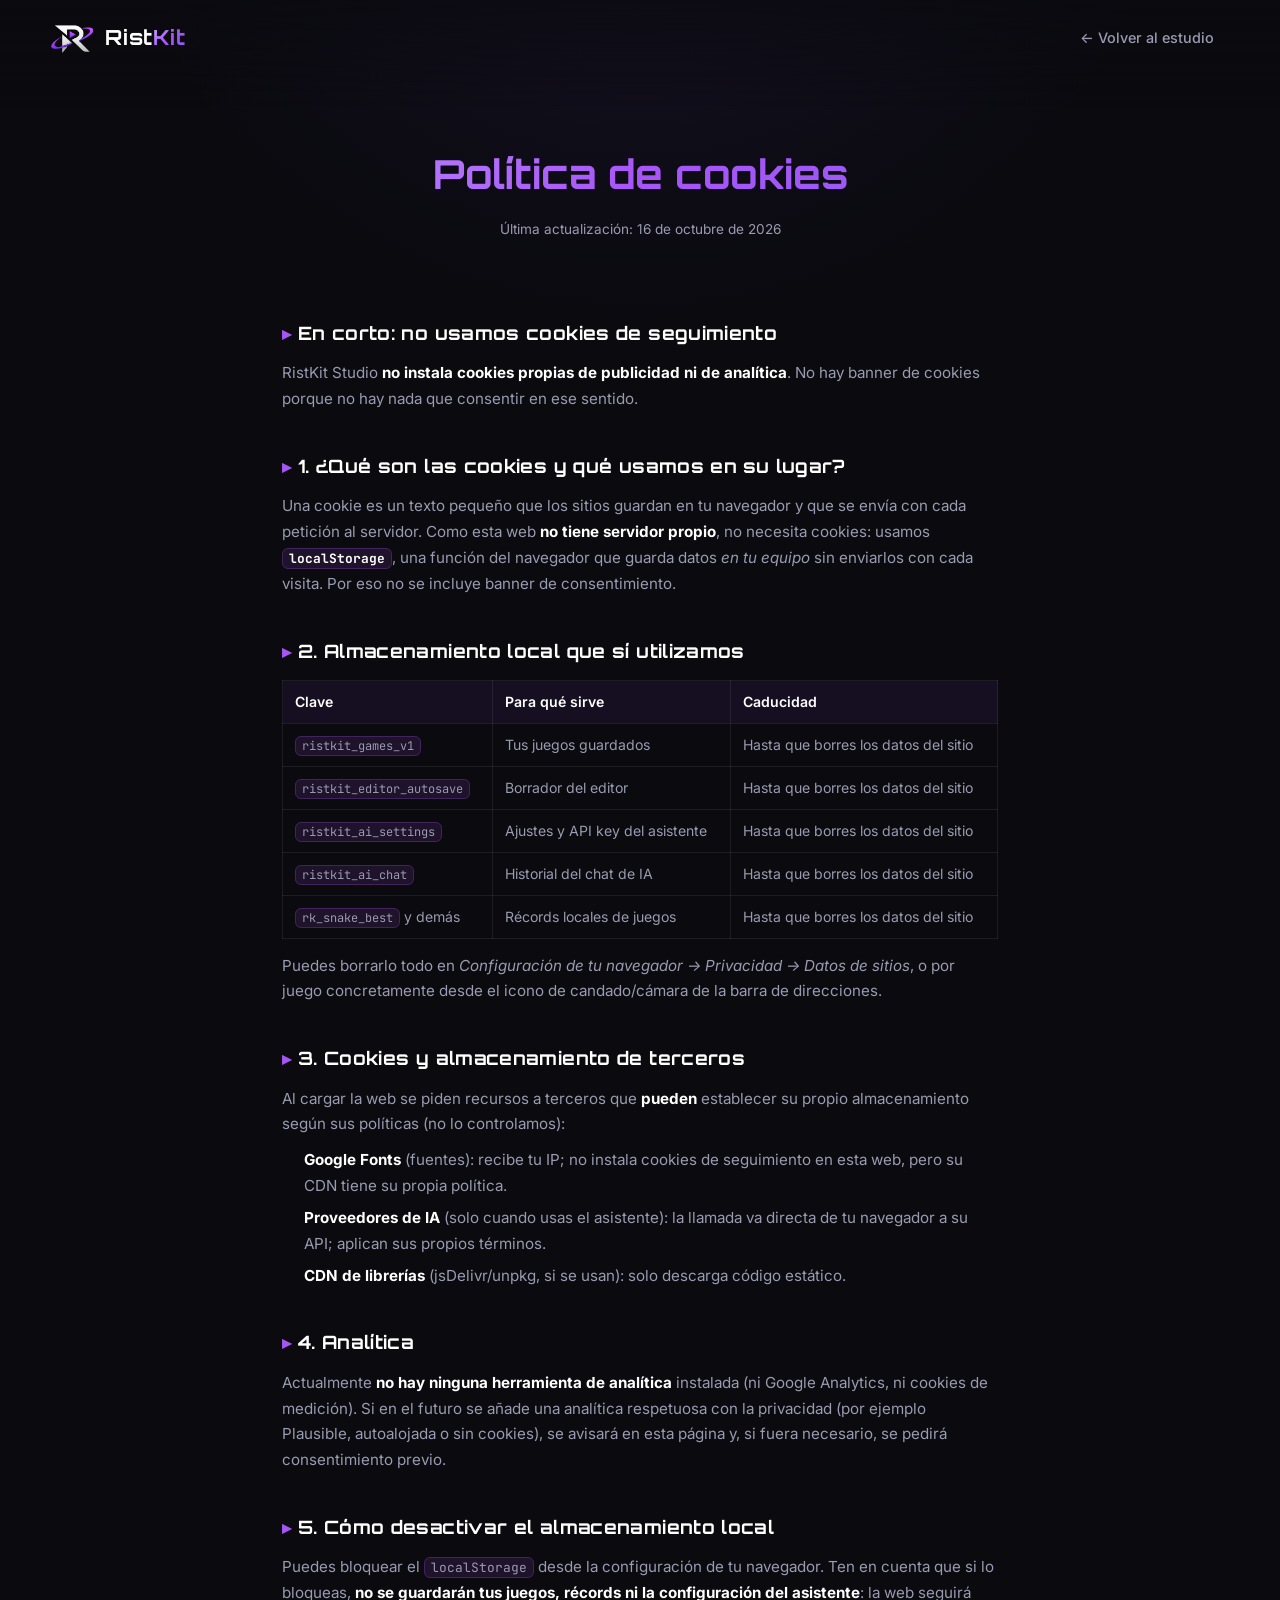
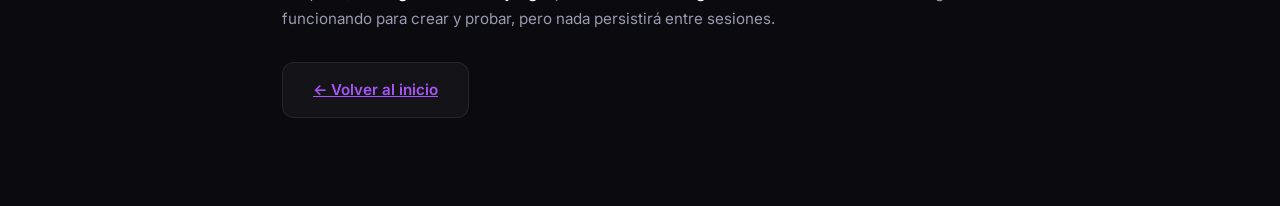
<file: cookies.html>
<!DOCTYPE html>
<html lang="es">
<head>
  <meta charset="UTF-8">
  <meta name="viewport" content="width=device-width, initial-scale=1.0">
  <title>Cookies — RistKit Studio</title>
  <meta name="description" content="Política de cookies de RistKit Studio: no usamos cookies de seguimiento; el almacenamiento es localStorage en tu navegador.">
  <meta name="theme-color" content="#0a0a0f">
  <link rel="icon" type="image/png" href="assets/favicon.png">
  <link rel="icon" href="favicon.ico" sizes="48x48">
  <link rel="preconnect" href="https://fonts.googleapis.com">
  <link rel="preconnect" href="https://fonts.gstatic.com" crossorigin>
  <link href="https://fonts.googleapis.com/css2?family=Orbitron:wght@500;600;700&family=Inter:wght@300;400;500;600&family=JetBrains+Mono:wght@400&display=swap" rel="stylesheet">
  <link rel="stylesheet" href="css/styles.css">
</head>
<body class="legal-page">

  <header class="navbar" id="navbar">
    <div class="container navbar__inner">
      <a href="index.html" class="navbar__brand" aria-label="RistKit inicio">
        <img src="assets/emblem.png" alt="" class="navbar__emblem">
        <span class="navbar__wordmark">Rist<em>Kit</em></span>
      </a>
      <nav class="navbar__menu" aria-label="Navegación">
        <a href="index.html" class="navbar__link">← Volver al estudio</a>
      </nav>
    </div>
  </header>

  <main>
    <div class="legal-hero">
      <h1>Política de cookies</h1>
      <p class="updated">Última actualización: 16 de octubre de 2026</p>
    </div>

    <article class="legal-content">
      <h2>En corto: no usamos cookies de seguimiento</h2>
      <p>
        RistKit Studio <strong>no instala cookies propias de publicidad ni de analítica</strong>.
        No hay banner de cookies porque no hay nada que consentir en ese sentido.
      </p>

      <h2>1. ¿Qué son las cookies y qué usamos en su lugar?</h2>
      <p>
        Una cookie es un texto pequeño que los sitios guardan en tu navegador y que se envía con cada petición al servidor.
        Como esta web <strong>no tiene servidor propio</strong>, no necesita cookies: usamos
        <strong><code>localStorage</code></strong>, una función del navegador que guarda datos
        <em>en tu equipo</em> sin enviarlos con cada visita. Por eso no se incluye banner de consentimiento.
      </p>

      <h2>2. Almacenamiento local que sí utilizamos</h2>
      <table class="legal-table">
        <thead>
          <tr><th>Clave</th><th>Para qué sirve</th><th>Caducidad</th></tr>
        </thead>
        <tbody>
          <tr><td><code>ristkit_games_v1</code></td><td>Tus juegos guardados</td><td>Hasta que borres los datos del sitio</td></tr>
          <tr><td><code>ristkit_editor_autosave</code></td><td>Borrador del editor</td><td>Hasta que borres los datos del sitio</td></tr>
          <tr><td><code>ristkit_ai_settings</code></td><td>Ajustes y API key del asistente</td><td>Hasta que borres los datos del sitio</td></tr>
          <tr><td><code>ristkit_ai_chat</code></td><td>Historial del chat de IA</td><td>Hasta que borres los datos del sitio</td></tr>
          <tr><td><code>rk_snake_best</code> y demás</td><td>Récords locales de juegos</td><td>Hasta que borres los datos del sitio</td></tr>
        </tbody>
      </table>
      <p>
        Puedes borrarlo todo en <em>Configuración de tu navegador → Privacidad → Datos de sitios</em>,
        o por juego concretamente desde el icono de candado/cámara de la barra de direcciones.
      </p>

      <h2>3. Cookies y almacenamiento de terceros</h2>
      <p>
        Al cargar la web se piden recursos a terceros que <strong>pueden</strong> establecer su propio almacenamiento
        según sus políticas (no lo controlamos):
      </p>
      <ul>
        <li><strong>Google Fonts</strong> (fuentes): recibe tu IP; no instala cookies de seguimiento en esta web, pero su CDN tiene su propia política.</li>
        <li><strong>Proveedores de IA</strong> (solo cuando usas el asistente): la llamada va directa de tu navegador a su API; aplican sus propios términos.</li>
        <li><strong>CDN de librerías</strong> (jsDelivr/unpkg, si se usan): solo descarga código estático.</li>
      </ul>

      <h2>4. Analítica</h2>
      <p>
        Actualmente <strong>no hay ninguna herramienta de analítica</strong> instalada (ni Google Analytics, ni cookies de medición).
        Si en el futuro se añade una analítica respetuosa con la privacidad (por ejemplo Plausible, autoalojada o sin cookies),
        se avisará en esta página y, si fuera necesario, se pedirá consentimiento previo.
      </p>

      <h2>5. Cómo desactivar el almacenamiento local</h2>
      <p>
        Puedes bloquear el <code>localStorage</code> desde la configuración de tu navegador.
        Ten en cuenta que si lo bloqueas, <strong>no se guardarán tus juegos, récords ni la configuración del asistente</strong>:
        la web seguirá funcionando para crear y probar, pero nada persistirá entre sesiones.
      </p>

      <a class="btn btn--ghost legal-back" href="index.html">← Volver al inicio</a>
    </article>
  </main>

  <script src="js/i18n.js"></script>
</body>
</html>
</file>
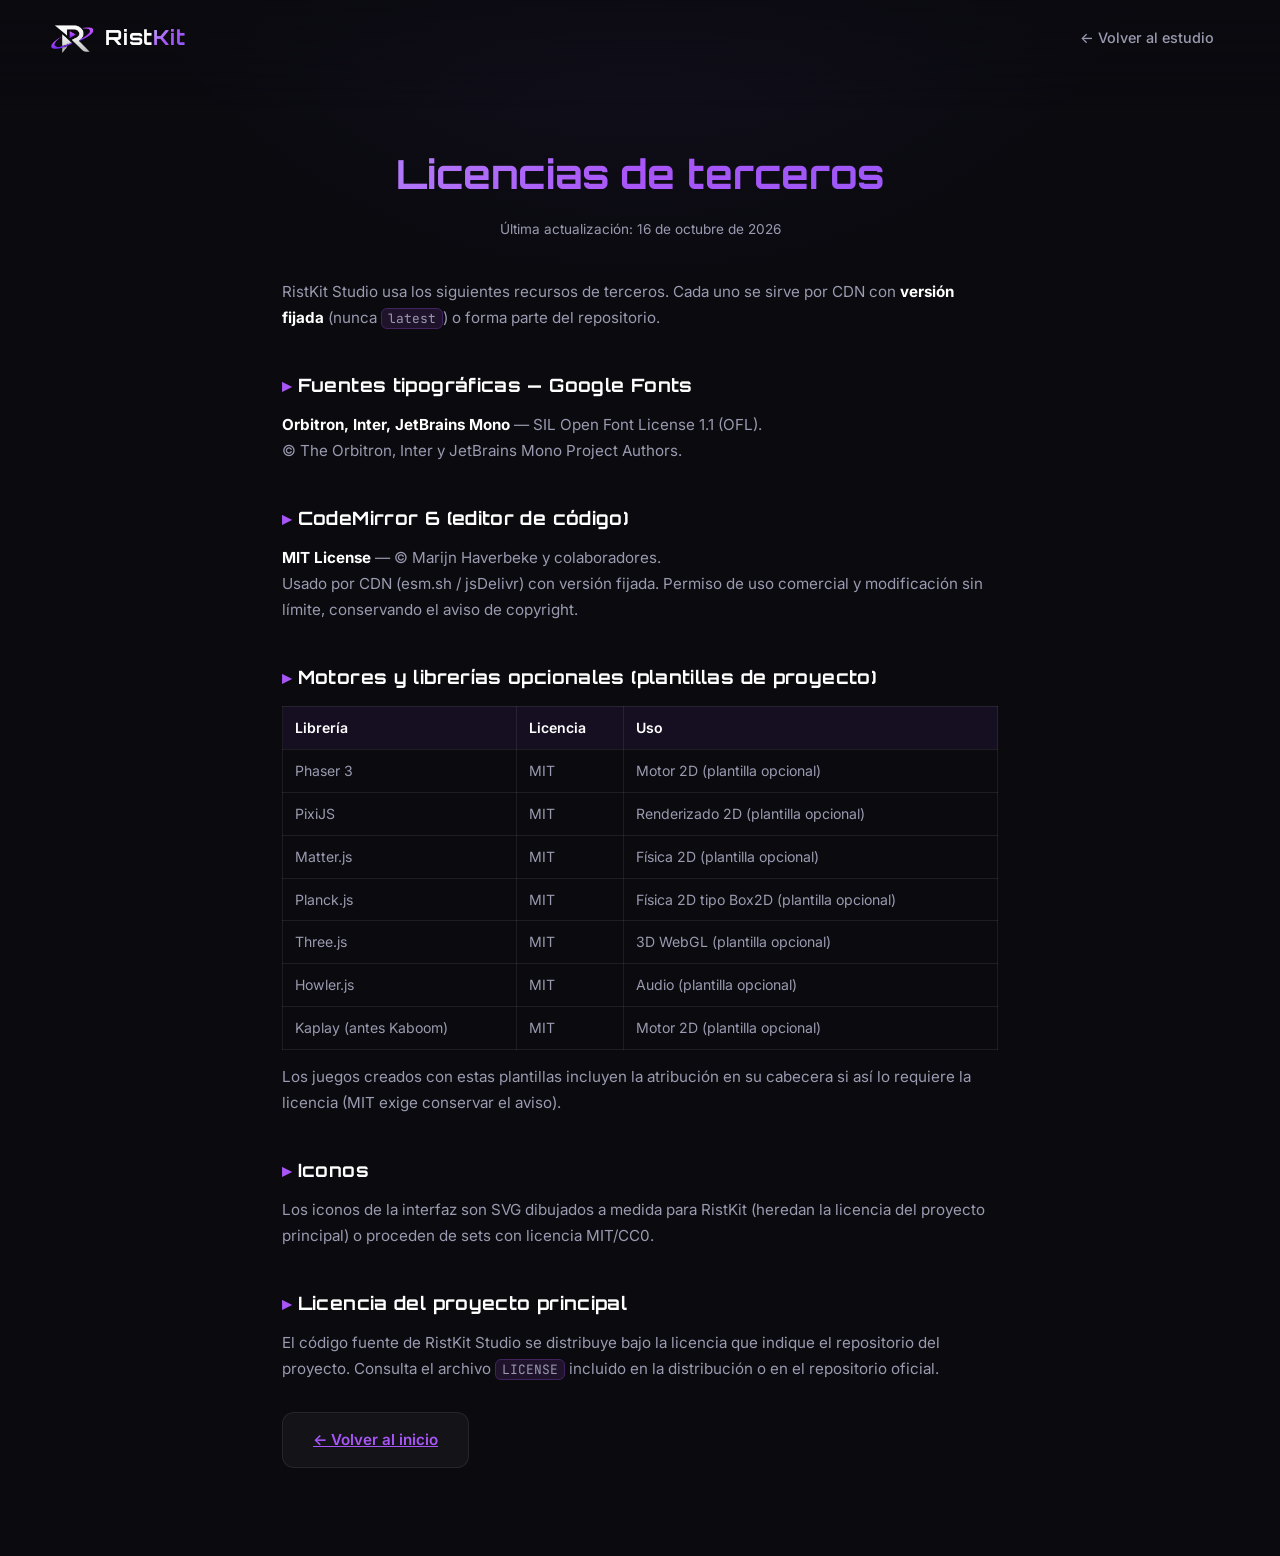
<file: licencias.html>
<!DOCTYPE html>
<html lang="es">
<head>
  <meta charset="UTF-8">
  <meta name="viewport" content="width=device-width, initial-scale=1.0">
  <title>Licencias de terceros — RistKit Studio</title>
  <meta name="description" content="Licencias de las librerías, fuentes y recursos de terceros usados en RistKit Studio.">
  <meta name="theme-color" content="#0a0a0f">
  <link rel="icon" type="image/png" href="assets/favicon.png">
  <link rel="icon" href="favicon.ico" sizes="48x48">
  <link rel="preconnect" href="https://fonts.googleapis.com">
  <link rel="preconnect" href="https://fonts.gstatic.com" crossorigin>
  <link href="https://fonts.googleapis.com/css2?family=Orbitron:wght@500;600;700&family=Inter:wght@300;400;500;600&family=JetBrains+Mono:wght@400&display=swap" rel="stylesheet">
  <link rel="stylesheet" href="css/styles.css">
</head>
<body class="legal-page">

  <header class="navbar" id="navbar">
    <div class="container navbar__inner">
      <a href="index.html" class="navbar__brand" aria-label="RistKit inicio">
        <img src="assets/emblem.png" alt="" class="navbar__emblem">
        <span class="navbar__wordmark">Rist<em>Kit</em></span>
      </a>
      <nav class="navbar__menu" aria-label="Navegación">
        <a href="index.html" class="navbar__link">← Volver al estudio</a>
      </nav>
    </div>
  </header>

  <main>
    <div class="legal-hero">
      <h1>Licencias de terceros</h1>
      <p class="updated">Última actualización: 16 de octubre de 2026</p>
    </div>

    <article class="legal-content">
      <p>
        RistKit Studio usa los siguientes recursos de terceros. Cada uno se sirve por CDN con
        <strong>versión fijada</strong> (nunca <code>latest</code>) o forma parte del repositorio.
      </p>

      <h2>Fuentes tipográficas — Google Fonts</h2>
      <p><strong>Orbitron, Inter, JetBrains Mono</strong> — SIL Open Font License 1.1 (OFL).<br>
      © The Orbitron, Inter y JetBrains Mono Project Authors.</p>

      <h2>CodeMirror 6 (editor de código)</h2>
      <p><strong>MIT License</strong> — © Marijn Haverbeke y colaboradores.<br>
      Usado por CDN (esm.sh / jsDelivr) con versión fijada. Permiso de uso comercial y modificación sin límite, conservando el aviso de copyright.</p>

      <h2>Motores y librerías opcionales (plantillas de proyecto)</h2>
      <table class="legal-table">
        <thead><tr><th>Librería</th><th>Licencia</th><th>Uso</th></tr></thead>
        <tbody>
          <tr><td>Phaser 3</td><td>MIT</td><td>Motor 2D (plantilla opcional)</td></tr>
          <tr><td>PixiJS</td><td>MIT</td><td>Renderizado 2D (plantilla opcional)</td></tr>
          <tr><td>Matter.js</td><td>MIT</td><td>Física 2D (plantilla opcional)</td></tr>
          <tr><td>Planck.js</td><td>MIT</td><td>Física 2D tipo Box2D (plantilla opcional)</td></tr>
          <tr><td>Three.js</td><td>MIT</td><td>3D WebGL (plantilla opcional)</td></tr>
          <tr><td>Howler.js</td><td>MIT</td><td>Audio (plantilla opcional)</td></tr>
          <tr><td>Kaplay (antes Kaboom)</td><td>MIT</td><td>Motor 2D (plantilla opcional)</td></tr>
        </tbody>
      </table>
      <p>Los juegos creados con estas plantillas incluyen la atribución en su cabecera si así lo requiere la licencia (MIT exige conservar el aviso).</p>

      <h2>Iconos</h2>
      <p>Los iconos de la interfaz son SVG dibujados a medida para RistKit (heredan la licencia del proyecto principal) o proceden de sets con licencia MIT/CC0.</p>

      <h2>Licencia del proyecto principal</h2>
      <p>
        El código fuente de RistKit Studio se distribuye bajo la licencia que indique el repositorio del proyecto.
        Consulta el archivo <code>LICENSE</code> incluido en la distribución o en el repositorio oficial.
      </p>

      <a class="btn btn--ghost legal-back" href="index.html">← Volver al inicio</a>
    </article>
  </main>

  <script src="js/i18n.js"></script>
</body>
</html>
</file>
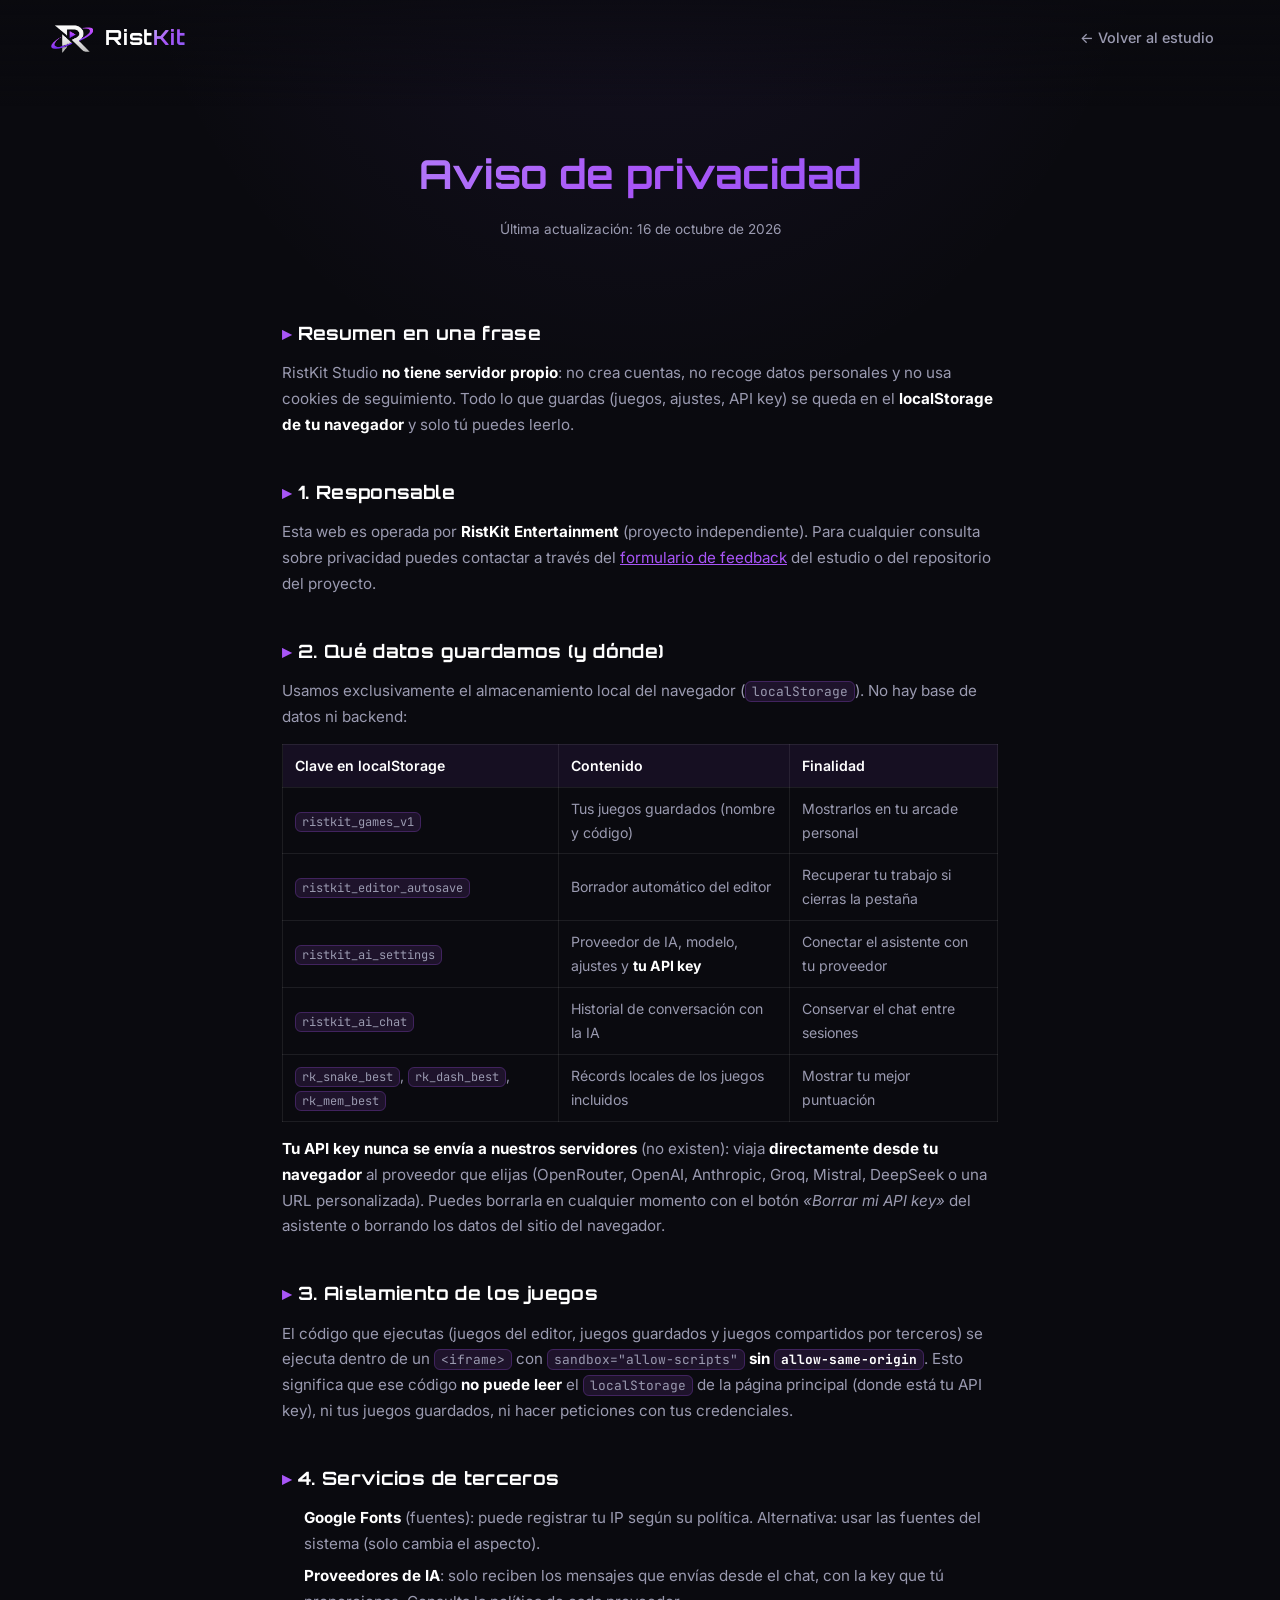
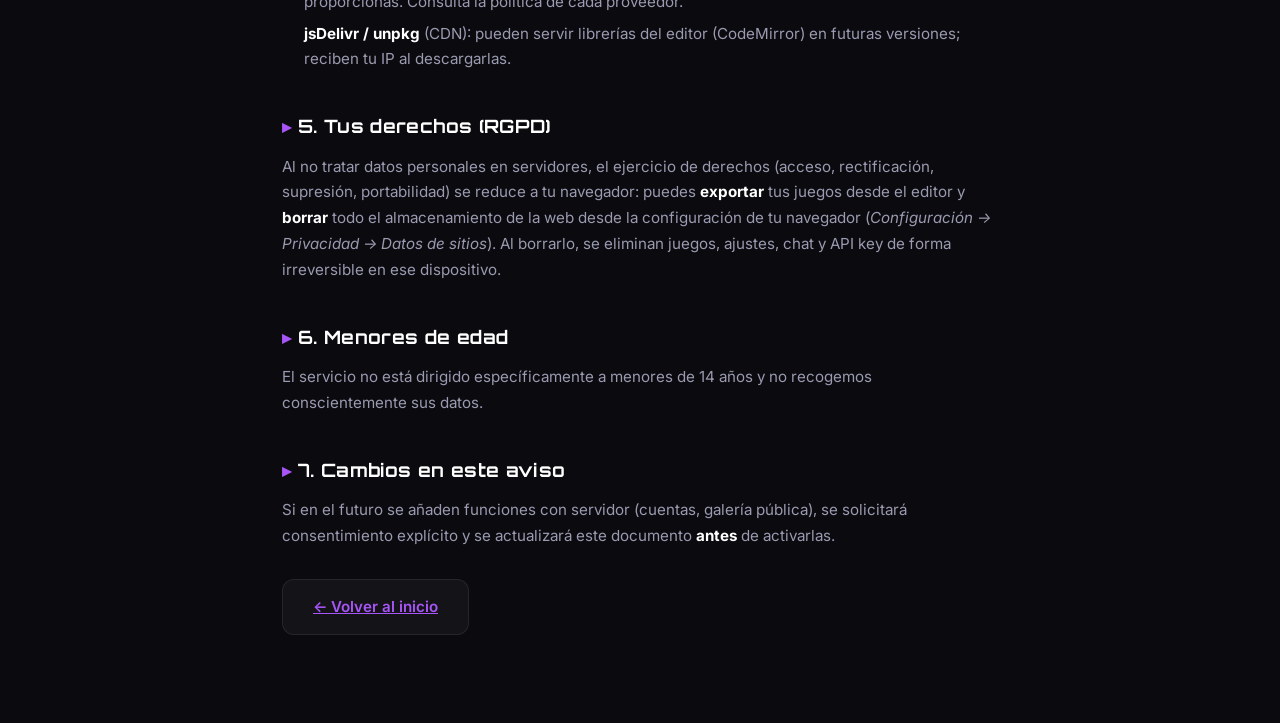
<file: privacidad.html>
<!DOCTYPE html>
<html lang="es">
<head>
  <meta charset="UTF-8">
  <meta name="viewport" content="width=device-width, initial-scale=1.0">
  <title>Aviso de privacidad — RistKit Studio</title>
  <meta name="description" content="Cómo RistKit Studio trata tus datos: sin servidor propio, todo se guarda en el localStorage de tu navegador.">
  <meta name="theme-color" content="#0a0a0f">
  <link rel="icon" type="image/png" href="assets/favicon.png">
  <link rel="icon" href="favicon.ico" sizes="48x48">
  <link rel="preconnect" href="https://fonts.googleapis.com">
  <link rel="preconnect" href="https://fonts.gstatic.com" crossorigin>
  <link href="https://fonts.googleapis.com/css2?family=Orbitron:wght@500;600;700&family=Inter:wght@300;400;500;600&family=JetBrains+Mono:wght@400&display=swap" rel="stylesheet">
  <link rel="stylesheet" href="css/styles.css">
</head>
<body class="legal-page">

  <header class="navbar" id="navbar">
    <div class="container navbar__inner">
      <a href="index.html" class="navbar__brand" aria-label="RistKit inicio">
        <img src="assets/emblem.png" alt="" class="navbar__emblem">
        <span class="navbar__wordmark">Rist<em>Kit</em></span>
      </a>
      <nav class="navbar__menu" aria-label="Navegación">
        <a href="index.html" class="navbar__link">← Volver al estudio</a>
      </nav>
    </div>
  </header>

  <main>
    <div class="legal-hero">
      <h1>Aviso de privacidad</h1>
      <p class="updated">Última actualización: 16 de octubre de 2026</p>
    </div>

    <article class="legal-content">
      <h2>Resumen en una frase</h2>
      <p>
        RistKit Studio <strong>no tiene servidor propio</strong>: no crea cuentas, no recoge datos personales
        y no usa cookies de seguimiento. Todo lo que guardas (juegos, ajustes, API key)
        se queda en el <strong>localStorage de tu navegador</strong> y solo tú puedes leerlo.
      </p>

      <h2>1. Responsable</h2>
      <p>
        Esta web es operada por <strong>RistKit Entertainment</strong> (proyecto independiente).
        Para cualquier consulta sobre privacidad puedes contactar a través del
        <a href="index.html#asistente">formulario de feedback</a> del estudio o del repositorio del proyecto.
      </p>

      <h2>2. Qué datos guardamos (y dónde)</h2>
      <p>Usamos exclusivamente el almacenamiento local del navegador (<code>localStorage</code>). No hay base de datos ni backend:</p>
      <table class="legal-table">
        <thead>
          <tr><th>Clave en localStorage</th><th>Contenido</th><th>Finalidad</th></tr>
        </thead>
        <tbody>
          <tr><td><code>ristkit_games_v1</code></td><td>Tus juegos guardados (nombre y código)</td><td>Mostrarlos en tu arcade personal</td></tr>
          <tr><td><code>ristkit_editor_autosave</code></td><td>Borrador automático del editor</td><td>Recuperar tu trabajo si cierras la pestaña</td></tr>
          <tr><td><code>ristkit_ai_settings</code></td><td>Proveedor de IA, modelo, ajustes y <strong>tu API key</strong></td><td>Conectar el asistente con tu proveedor</td></tr>
          <tr><td><code>ristkit_ai_chat</code></td><td>Historial de conversación con la IA</td><td>Conservar el chat entre sesiones</td></tr>
          <tr><td><code>rk_snake_best</code>, <code>rk_dash_best</code>, <code>rk_mem_best</code></td><td>Récords locales de los juegos incluidos</td><td>Mostrar tu mejor puntuación</td></tr>
        </tbody>
      </table>
      <p>
        <strong>Tu API key nunca se envía a nuestros servidores</strong> (no existen): viaja
        <strong>directamente desde tu navegador</strong> al proveedor que elijas (OpenRouter, OpenAI,
        Anthropic, Groq, Mistral, DeepSeek o una URL personalizada). Puedes borrarla en cualquier momento
        con el botón <em>«Borrar mi API key»</em> del asistente o borrando los datos del sitio del navegador.
      </p>

      <h2>3. Aislamiento de los juegos</h2>
      <p>
        El código que ejecutas (juegos del editor, juegos guardados y juegos compartidos por terceros)
        se ejecuta dentro de un <code>&lt;iframe&gt;</code> con <code>sandbox="allow-scripts"</code>
        <strong>sin <code>allow-same-origin</code></strong>. Esto significa que ese código
        <strong>no puede leer</strong> el <code>localStorage</code> de la página principal (donde está tu API key),
        ni tus juegos guardados, ni hacer peticiones con tus credenciales.
      </p>

      <h2>4. Servicios de terceros</h2>
      <ul>
        <li><strong>Google Fonts</strong> (fuentes): puede registrar tu IP según su política. Alternativa: usar las fuentes del sistema (solo cambia el aspecto).</li>
        <li><strong>Proveedores de IA</strong>: solo reciben los mensajes que envías desde el chat, con la key que tú proporcionas. Consulta la política de cada proveedor.</li>
        <li><strong>jsDelivr / unpkg</strong> (CDN): pueden servir librerías del editor (CodeMirror) en futuras versiones; reciben tu IP al descargarlas.</li>
      </ul>

      <h2>5. Tus derechos (RGPD)</h2>
      <p>
        Al no tratar datos personales en servidores, el ejercicio de derechos (acceso, rectificación,
        supresión, portabilidad) se reduce a tu navegador: puedes <strong>exportar</strong> tus juegos
        desde el editor y <strong>borrar</strong> todo el almacenamiento de la web desde la configuración
        de tu navegador (<em>Configuración → Privacidad → Datos de sitios</em>). Al borrarlo, se eliminan
        juegos, ajustes, chat y API key de forma irreversible en ese dispositivo.
      </p>

      <h2>6. Menores de edad</h2>
      <p>El servicio no está dirigido específicamente a menores de 14 años y no recogemos conscientemente sus datos.</p>

      <h2>7. Cambios en este aviso</h2>
      <p>
        Si en el futuro se añaden funciones con servidor (cuentas, galería pública), se solicitará consentimiento
        explícito y se actualizará este documento <strong>antes</strong> de activarlas.
      </p>

      <a class="btn btn--ghost legal-back" href="index.html">← Volver al inicio</a>
    </article>
  </main>

  <script src="js/i18n.js"></script>
</body>
</html>
</file>
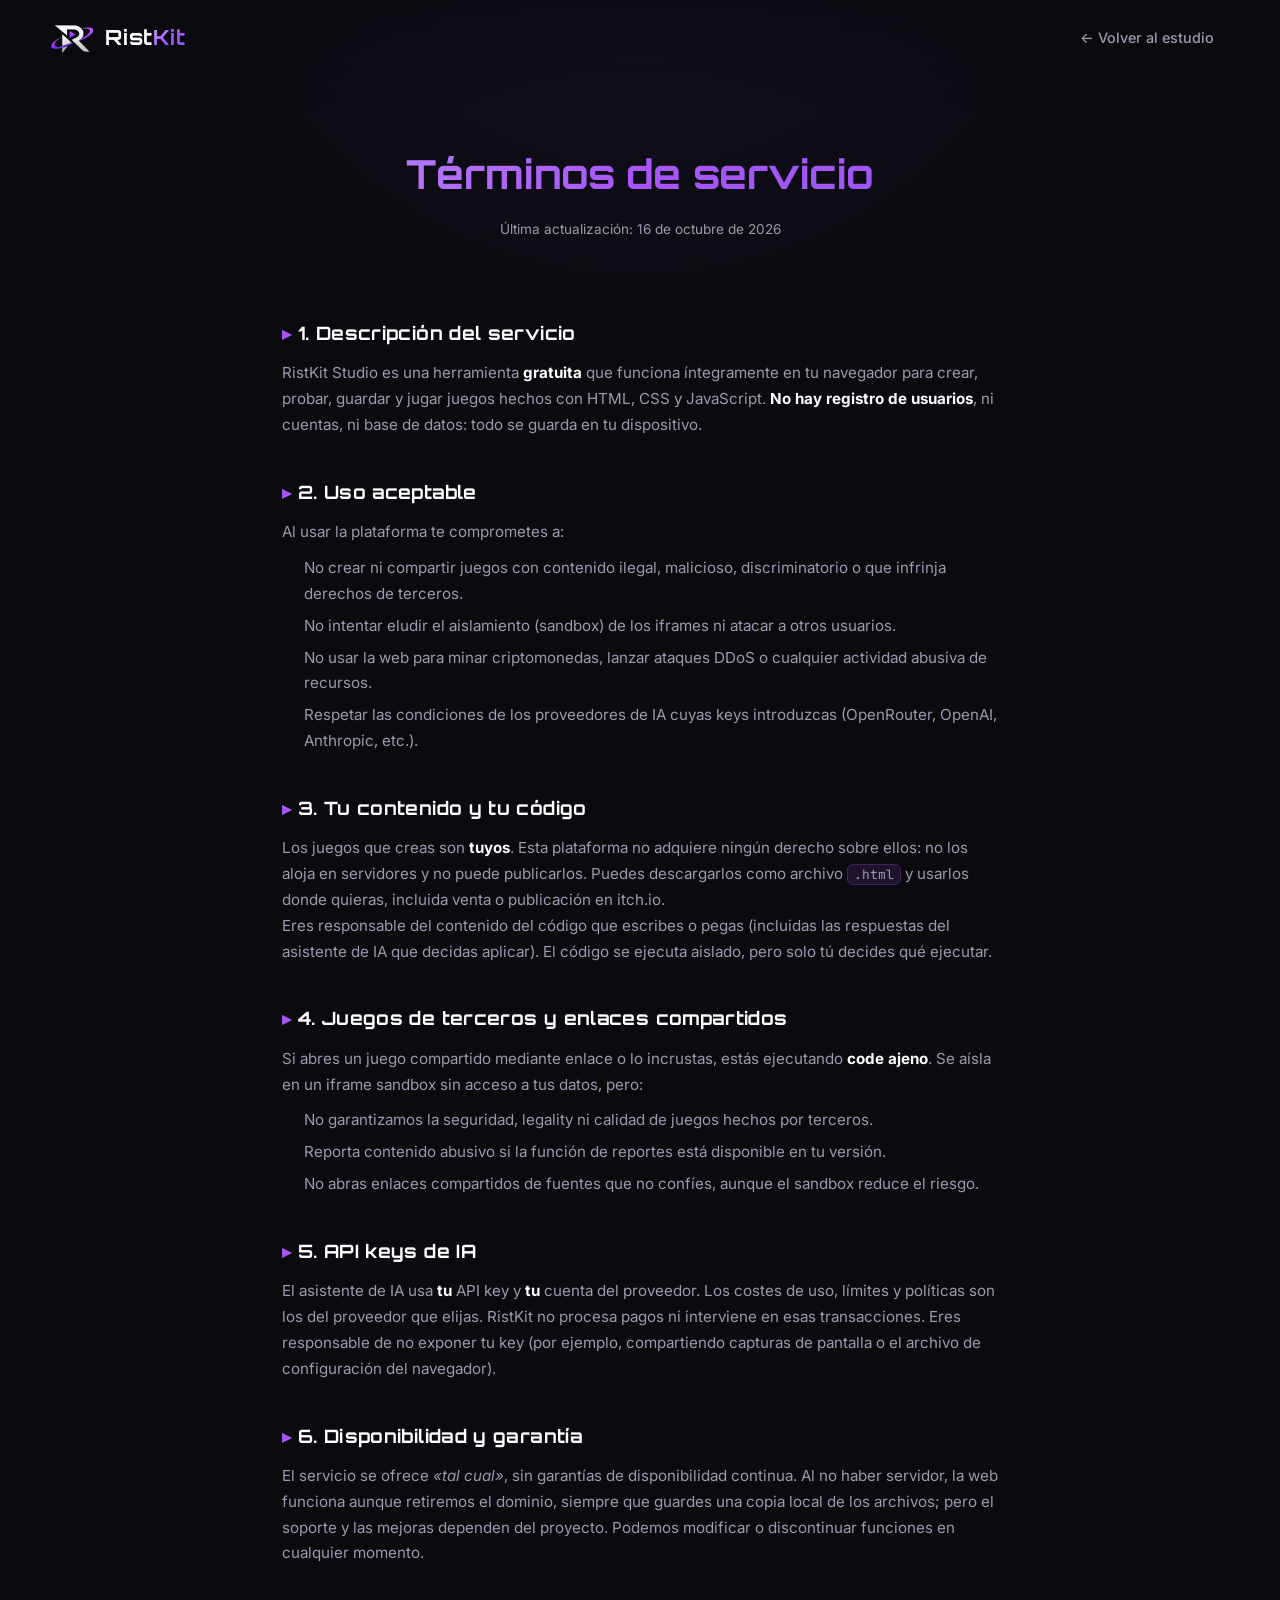
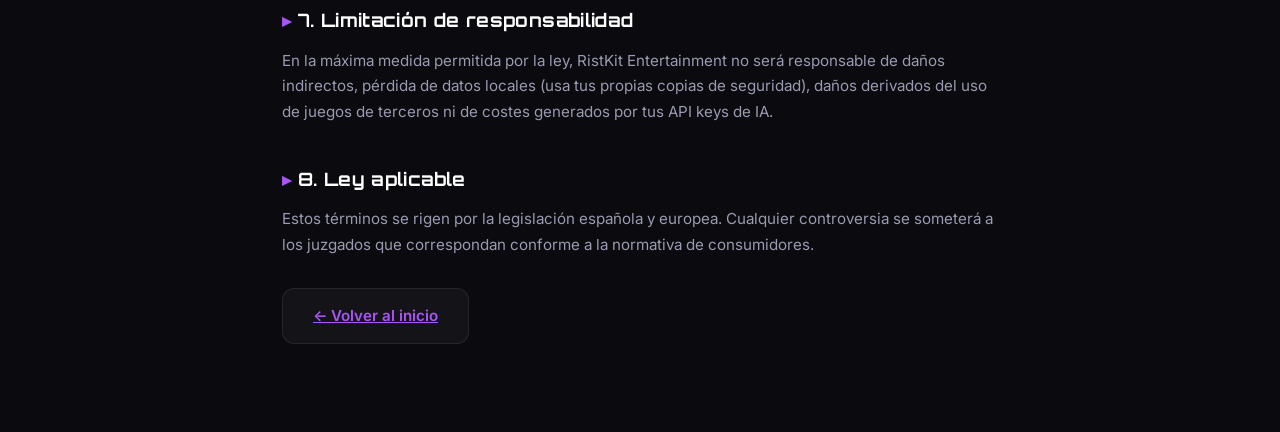
<file: terminos.html>
<!DOCTYPE html>
<html lang="es">
<head>
  <meta charset="UTF-8">
  <meta name="viewport" content="width=device-width, initial-scale=1.0">
  <title>Términos de servicio — RistKit Studio</title>
  <meta name="description" content="Condiciones de uso de RistKit Studio: una herramienta gratuita sin servidor para crear y jugar juegos HTML.">
  <meta name="theme-color" content="#0a0a0f">
  <link rel="icon" type="image/png" href="assets/favicon.png">
  <link rel="icon" href="favicon.ico" sizes="48x48">
  <link rel="preconnect" href="https://fonts.googleapis.com">
  <link rel="preconnect" href="https://fonts.gstatic.com" crossorigin>
  <link href="https://fonts.googleapis.com/css2?family=Orbitron:wght@500;600;700&family=Inter:wght@300;400;500;600&family=JetBrains+Mono:wght@400&display=swap" rel="stylesheet">
  <link rel="stylesheet" href="css/styles.css">
</head>
<body class="legal-page">

  <header class="navbar" id="navbar">
    <div class="container navbar__inner">
      <a href="index.html" class="navbar__brand" aria-label="RistKit inicio">
        <img src="assets/emblem.png" alt="" class="navbar__emblem">
        <span class="navbar__wordmark">Rist<em>Kit</em></span>
      </a>
      <nav class="navbar__menu" aria-label="Navegación">
        <a href="index.html" class="navbar__link">← Volver al estudio</a>
      </nav>
    </div>
  </header>

  <main>
    <div class="legal-hero">
      <h1>Términos de servicio</h1>
      <p class="updated">Última actualización: 16 de octubre de 2026</p>
    </div>

    <article class="legal-content">
      <h2>1. Descripción del servicio</h2>
      <p>
        RistKit Studio es una herramienta <strong>gratuita</strong> que funciona íntegramente en tu navegador
        para crear, probar, guardar y jugar juegos hechos con HTML, CSS y JavaScript.
        <strong>No hay registro de usuarios</strong>, ni cuentas, ni base de datos: todo se guarda en tu dispositivo.
      </p>

      <h2>2. Uso aceptable</h2>
      <p>Al usar la plataforma te comprometes a:</p>
      <ul>
        <li>No crear ni compartir juegos con contenido ilegal, malicioso, discriminatorio o que infrinja derechos de terceros.</li>
        <li>No intentar eludir el aislamiento (sandbox) de los iframes ni atacar a otros usuarios.</li>
        <li>No usar la web para minar criptomonedas, lanzar ataques DDoS o cualquier actividad abusiva de recursos.</li>
        <li>Respetar las condiciones de los proveedores de IA cuyas keys introduzcas (OpenRouter, OpenAI, Anthropic, etc.).</li>
      </ul>

      <h2>3. Tu contenido y tu código</h2>
      <p>
        Los juegos que creas son <strong>tuyos</strong>. Esta plataforma no adquiere ningún derecho sobre ellos:
        no los aloja en servidores y no puede publicarlos. Puedes descargarlos como archivo <code>.html</code>
        y usarlos donde quieras, incluida venta o publicación en itch.io.
      </p>
      <p>
        Eres responsable del contenido del código que escribes o pegas (incluidas las respuestas del asistente de IA
        que decidas aplicar). El código se ejecuta aislado, pero solo tú decides qué ejecutar.
      </p>

      <h2>4. Juegos de terceros y enlaces compartidos</h2>
      <p>
        Si abres un juego compartido mediante enlace o lo incrustas, estás ejecutando <strong>code ajeno</strong>.
        Se aísla en un iframe sandbox sin acceso a tus datos, pero:
      </p>
      <ul>
        <li>No garantizamos la seguridad, legality ni calidad de juegos hechos por terceros.</li>
        <li>Reporta contenido abusivo si la función de reportes está disponible en tu versión.</li>
        <li>No abras enlaces compartidos de fuentes que no confíes, aunque el sandbox reduce el riesgo.</li>
      </ul>

      <h2>5. API keys de IA</h2>
      <p>
        El asistente de IA usa <strong>tu</strong> API key y <strong>tu</strong> cuenta del proveedor.
        Los costes de uso, límites y políticas son los del proveedor que elijas. RistKit no procesa pagos
        ni interviene en esas transacciones. Eres responsable de no exponer tu key (por ejemplo, compartiendo
        capturas de pantalla o el archivo de configuración del navegador).
      </p>

      <h2>6. Disponibilidad y garantía</h2>
      <p>
        El servicio se ofrece <em>«tal cual»</em>, sin garantías de disponibilidad continua.
        Al no haber servidor, la web funciona aunque retiremos el dominio, siempre que guardes una copia local
        de los archivos; pero el soporte y las mejoras dependen del proyecto.
        Podemos modificar o discontinuar funciones en cualquier momento.
      </p>

      <h2>7. Limitación de responsabilidad</h2>
      <p>
        En la máxima medida permitida por la ley, RistKit Entertainment no será responsable de daños indirectos,
        pérdida de datos locales (usa tus propias copias de seguridad), daños derivados del uso de juegos de terceros
        ni de costes generados por tus API keys de IA.
      </p>

      <h2>8. Ley aplicable</h2>
      <p>
        Estos términos se rigen por la legislación española y europea.
        Cualquier controversia se someterá a los juzgados que correspondan conforme a la normativa de consumidores.
      </p>

      <a class="btn btn--ghost legal-back" href="index.html">← Volver al inicio</a>
    </article>
  </main>

  <script src="js/i18n.js"></script>
</body>
</html>
</file>
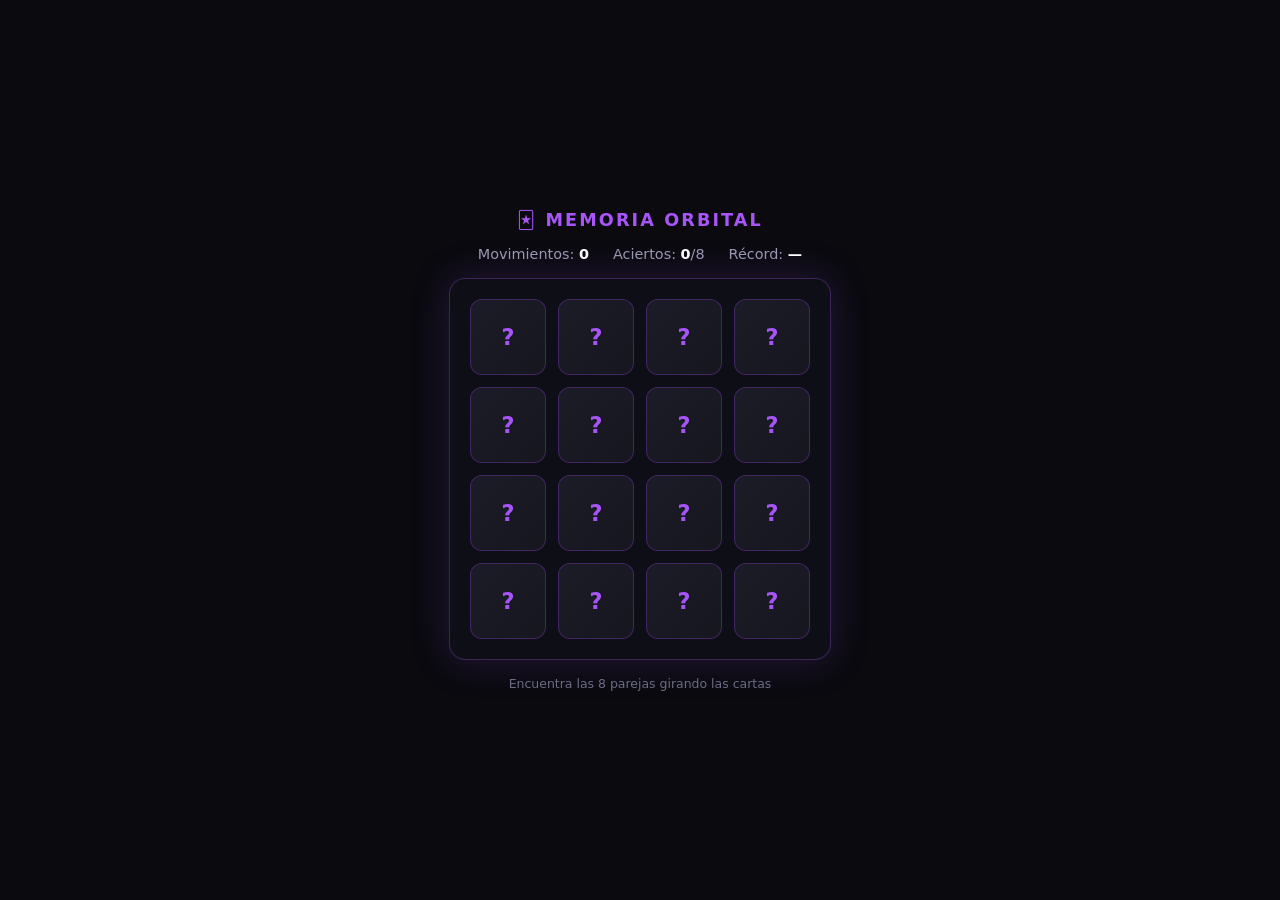
<file: games/memory.html>
<!DOCTYPE html>
<html lang="es">
<head>
<meta charset="UTF-8">
<meta name="viewport" content="width=device-width, initial-scale=1.0">
<title>Memoria Orbital — RistKit</title>
<style>
  * { margin:0; padding:0; box-sizing:border-box; }
  body {
    background:#0a0a0f; color:#f4f4f8; font-family:system-ui,sans-serif;
    display:flex; flex-direction:column; align-items:center; justify-content:center;
    min-height:100vh; gap:16px; overflow:auto; padding:20px 0;
  }
  h1 { font-size:1.1rem; letter-spacing:.12em; text-transform:uppercase; color:#a855f7; }
  .hud { display:flex; gap:24px; font-size:.9rem; color:#9a9ab0; }
  .hud b { color:#fff; }
  .board {
    display:grid; grid-template-columns:repeat(4, 76px); gap:12px;
    padding:20px; background:#0e0e16; border:1px solid rgba(168,85,247,.3);
    border-radius:16px; box-shadow:0 0 40px rgba(168,85,247,.18);
  }
  .card {
    width:76px; height:76px; perspective:600px; cursor:pointer;
  }
  .card__inner {
    position:relative; width:100%; height:100%;
    transition:transform .45s; transform-style:preserve-3d;
  }
  .card.flipped .card__inner, .card.matched .card__inner { transform:rotateY(180deg); }
  .card__face {
    position:absolute; inset:0; display:grid; place-items:center;
    border-radius:12px; backface-visibility:hidden; font-size:1.8rem;
  }
  .card__front {
    background:linear-gradient(135deg,#1c1c28,#16161f);
    border:1px solid rgba(168,85,247,.35);
    color:transparent;
    background-clip:padding-box;
  }
  .card__front::after {
    content:"?"; color:#a855f7; font-weight:700; font-size:1.4rem;
  }
  .card__back {
    background:linear-gradient(135deg,#a855f7,#7c3aed); border:1px solid #c4b5fd;
    transform:rotateY(180deg);
  }
  .card.matched .card__back { filter:brightness(1.25); box-shadow:0 0 18px rgba(168,85,247,.6); }
  .card.matched { cursor:default; }
  .hint { font-size:.78rem; color:#6b6b85; }
  button {
    background:linear-gradient(135deg,#a855f7,#7c3aed); border:0; color:#fff;
    padding:11px 26px; border-radius:10px; font-weight:600; cursor:pointer; font-size:.95rem;
  }
  button:hover { filter:brightness(1.12); }
  #win {
    display:none; flex-direction:column; align-items:center; gap:12px;
    padding:24px 34px; background:#13131d; border:1px solid rgba(168,85,247,.4);
    border-radius:16px; text-align:center;
  }
  #win.show { display:flex; }
  #win h2 { color:#a855f7; }
</style>
</head>
<body>
<h1>🃏 Memoria Orbital</h1>
<div class="hud"><span>Movimientos: <b id="moves">0</b></span><span>Aciertos: <b id="found">0</b>/8</span><span>Récord: <b id="best">0</b></span></div>
<div class="board" id="board"></div>
<div id="win">
  <h2>¡Completado! 🎉</h2>
  <p id="winText"></p>
  <button id="again">Jugar otra vez</button>
</div>
<p class="hint">Encuentra las 8 parejas girando las cartas</p>

<script>
const EMOJIS = ['🚀','🎮','⚡','🎧','🔮','👾','🛸','💎'];
let cards, first, lock, moves, found;
const best = +(localStorage.getItem('rk_mem_best') || 0);
document.getElementById('best').textContent = best ? best + ' mov.' : '—';

function shuffle(a) {
  for (let i = a.length - 1; i > 0; i--) {
    const j = (Math.random() * (i + 1)) | 0;
    [a[i], a[j]] = [a[j], a[i]];
  }
  return a;
}
function reset() {
  cards = shuffle([...EMOJIS, ...EMOJIS]);
  first = null; lock = false; moves = 0; found = 0;
  document.getElementById('moves').textContent = 0;
  document.getElementById('found').textContent = '0';
  document.getElementById('win').classList.remove('show');
  const board = document.getElementById('board');
  board.innerHTML = '';
  cards.forEach((emoji, i) => {
    const el = document.createElement('div');
    el.className = 'card';
    el.dataset.emoji = emoji;
    el.innerHTML = `<div class="card__inner">
      <div class="card__face card__front"></div>
      <div class="card__face card__back">${emoji}</div>
    </div>`;
    el.addEventListener('click', () => flip(el));
    board.appendChild(el);
  });
}
function flip(el) {
  if (lock || el.classList.contains('flipped') || el.classList.contains('matched')) return;
  el.classList.add('flipped');
  if (!first) { first = el; return; }
  moves++;
  document.getElementById('moves').textContent = moves;
  if (first.dataset.emoji === el.dataset.emoji) {
    first.classList.add('matched'); el.classList.add('matched');
    first = null; found++;
    document.getElementById('found').textContent = found;
    if (found === 8) {
      let msg = `Lo lograste en ${moves} movimientos.`;
      if (!best || moves < best) {
        localStorage.setItem('rk_mem_best', moves);
        document.getElementById('best').textContent = moves + ' mov. 🏆';
        msg += ' ¡Nuevo récord!';
      }
      document.getElementById('winText').textContent = msg;
      document.getElementById('win').classList.add('show');
    }
  } else {
    lock = true;
    setTimeout(() => {
      first.classList.remove('flipped');
      el.classList.remove('flipped');
      first = null; lock = false;
    }, 750);
  }
}
document.getElementById('again').onclick = reset;
reset();
</script>
</body>
</html>
</file>
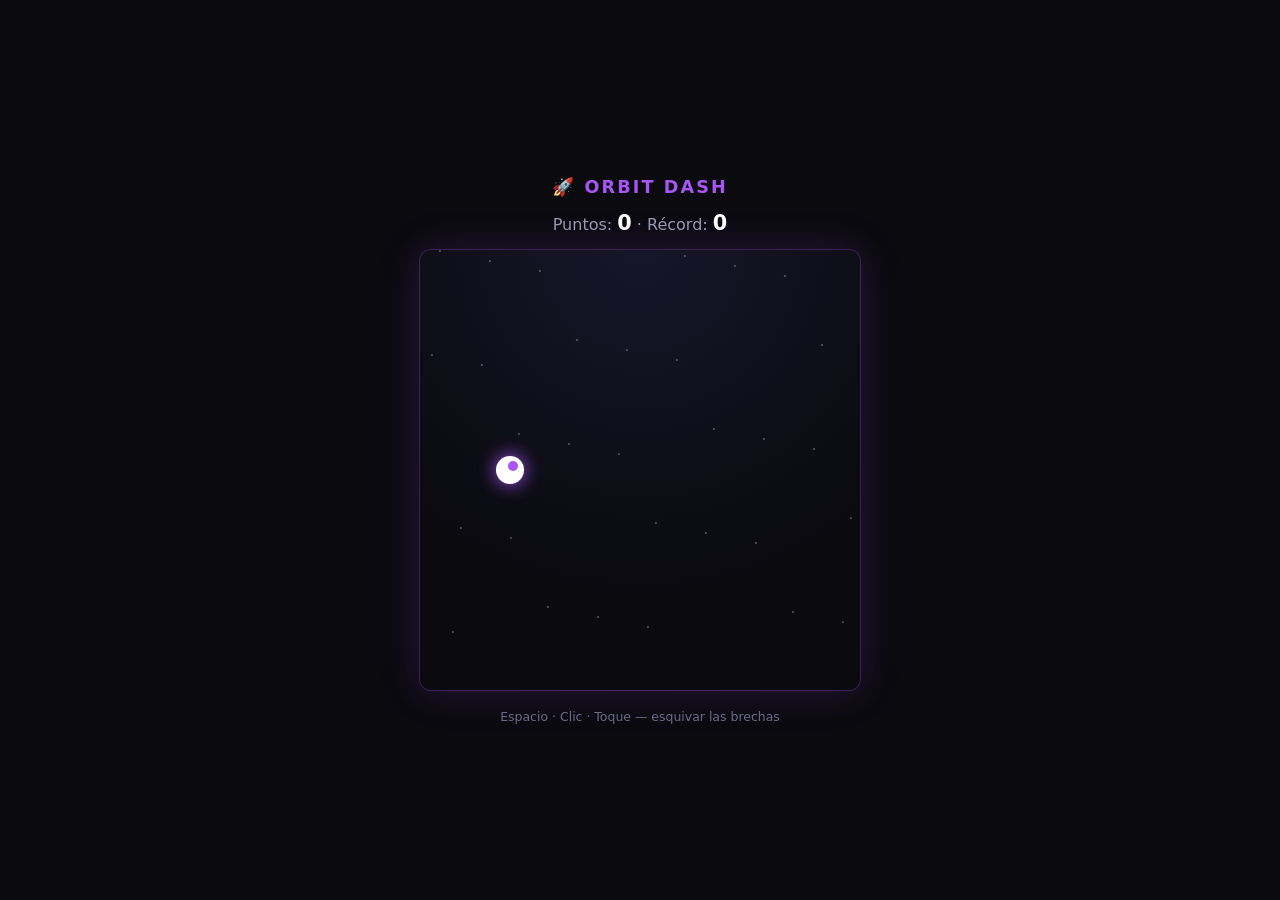
<file: games/orbit-dash.html>
<!DOCTYPE html>
<html lang="es">
<head>
<meta charset="UTF-8">
<meta name="viewport" content="width=device-width, initial-scale=1.0">
<title>Orbit Dash — RistKit</title>
<style>
  * { margin:0; padding:0; box-sizing:border-box; }
  body {
    background:#0a0a0f; color:#f4f4f8; font-family:system-ui,sans-serif;
    display:flex; flex-direction:column; align-items:center; justify-content:center;
    min-height:100vh; gap:14px; overflow:hidden;
  }
  h1 { font-size:1.1rem; letter-spacing:.12em; text-transform:uppercase; color:#a855f7; }
  .hud { font-size:1rem; color:#9a9ab0; }
  .hud b { color:#fff; font-size:1.3rem; }
  canvas {
    background:radial-gradient(circle at 50% 0%, #16162a, #0a0a0f 70%);
    border:1px solid rgba(168,85,247,.3); border-radius:12px;
    box-shadow:0 0 40px rgba(168,85,247,.18); touch-action:none;
  }
  .hint { font-size:.78rem; color:#6b6b85; }
  .overlay {
    position:absolute; inset:0; display:none; place-items:center;
    background:rgba(10,10,15,.86); backdrop-filter:blur(6px); border-radius:12px;
    text-align:center; flex-direction:column; gap:12px; padding:20px;
  }
  .overlay.show { display:grid; }
  .overlay h2 { font-size:1.6rem; color:#a855f7; }
  button {
    background:linear-gradient(135deg,#a855f7,#7c3aed); border:0; color:#fff;
    padding:11px 26px; border-radius:10px; font-weight:600; cursor:pointer; font-size:.95rem;
  }
  button:hover { filter:brightness(1.12); }
  .wrap { position:relative; }
</style>
</head>
<body>
<h1>🚀 Orbit Dash</h1>
<div class="hud">Puntos: <b id="score">0</b> · Récord: <b id="best">0</b></div>
<div class="wrap">
  <canvas id="c" width="440" height="440"></canvas>
  <div class="overlay show" id="overlay">
    <h2 id="title">Orbit Dash</h2>
    <p id="text">Espacio / clic / toque para impulsarte y esquiva los anillos.</p>
    <button id="restart">Empezar</button>
  </div>
</div>
<p class="hint">Espacio · Clic · Toque — esquivar las brechas</p>

<script>
const canvas = document.getElementById('c'), ctx = canvas.getContext('2d');
const W = 440, H = 440;
let player, pipes, score, best = +(localStorage.getItem('rk_dash_best') || 0), dead, started, speed, frame = 0;

document.getElementById('best').textContent = best;

function reset() {
  player = { x:90, y:H/2, vy:0, r:14 };
  pipes = []; score = 0; dead = false; started = false; speed = 3.2; frame = 0;
  document.getElementById('score').textContent = 0;
  document.getElementById('overlay').classList.remove('show');
}
function jump() {
  if (dead) return;
  started = true;
  player.vy = -7.6;
}
function spawn() {
  const gap = Math.max(110, 150 - score * 2);
  const top = 50 + Math.random() * (H - gap - 100);
  pipes.push({ x:W + 30, top, gap, passed:false });
}
function die() {
  dead = true; started = false;
  if (score > best) { best = score; localStorage.setItem('rk_dash_best', best); document.getElementById('best').textContent = best; }
  document.getElementById('title').textContent = '¡Fin!';
  document.getElementById('text').textContent = `Puntuación: ${score}`;
  document.getElementById('overlay').classList.add('show');
}
function step() {
  if (started) {
    player.vy += 0.42;
    player.y += player.vy;
  }
  if (player.y - player.r < 0) { player.y = player.r; player.vy = 0; }
  if (player.y + player.r > H) return die();

  frame++;
  if (frame % Math.max(70, 95 - score * 2) === 0) spawn();
  pipes.forEach(p => p.x -= speed);
  pipes = pipes.filter(p => p.x > -50);

  for (const p of pipes) {
    if (!p.passed && p.x + 40 < player.x) {
      p.passed = true; score++;
      document.getElementById('score').textContent = score;
      speed += 0.06;
    }
    if (player.x + player.r > p.x && player.x - player.r < p.x + 40) {
      if (player.y - player.r < p.top || player.y + player.r > p.top + p.gap) return die();
    }
  }
}
function draw() {
  ctx.clearRect(0,0,W,H);
  // Estrellas de fondo
  ctx.fillStyle = 'rgba(255,255,255,.25)';
  for (let i = 0; i < 30; i++) {
    const x = (i * 137 + frame * 0.3) % W, y = (i * 89) % H;
    ctx.fillRect(x, y, 2, 2);
  }
  const grad = ctx.createLinearGradient(0, 0, 0, H);
  grad.addColorStop(0, '#a855f7'); grad.addColorStop(1, '#6d28d9');
  ctx.fillStyle = grad;
  pipes.forEach(p => {
    ctx.beginPath(); ctx.roundRect(p.x, -10, 40, p.top + 10, [0,0,8,8]); ctx.fill();
    ctx.beginPath(); ctx.roundRect(p.x, p.top + p.gap, 40, H, [8,8,0,0]); ctx.fill();
  });
  // Player
  ctx.save();
  ctx.translate(player.x || 90, player.y);
  ctx.rotate(Math.max(-.5, Math.min(.8, player.vy * .06)));
  ctx.shadowColor = '#a855f7'; ctx.shadowBlur = 18;
  ctx.fillStyle = '#fff';
  ctx.beginPath(); ctx.arc(0, 0, player.r, 0, 7); ctx.fill();
  ctx.shadowBlur = 0;
  ctx.fillStyle = '#a855f7';
  ctx.beginPath(); ctx.arc(3, -4, 5, 0, 7); ctx.fill();
  ctx.restore();
}
function loop() {
  if (!dead) step();
  draw();
  requestAnimationFrame(loop);
}
document.addEventListener('keydown', e => {
  if (e.code === 'Space') { e.preventDefault(); if (dead) { reset(); jump(); } else jump(); }
});
canvas.addEventListener('mousedown', () => { if (dead) { reset(); jump(); } else jump(); });
canvas.addEventListener('touchstart', e => { e.preventDefault(); if (dead) { reset(); jump(); } else jump(); }, {passive:false});
document.getElementById('restart').onclick = () => { reset(); jump(); };
reset();
loop();
</script>
</body>
</html>
</file>
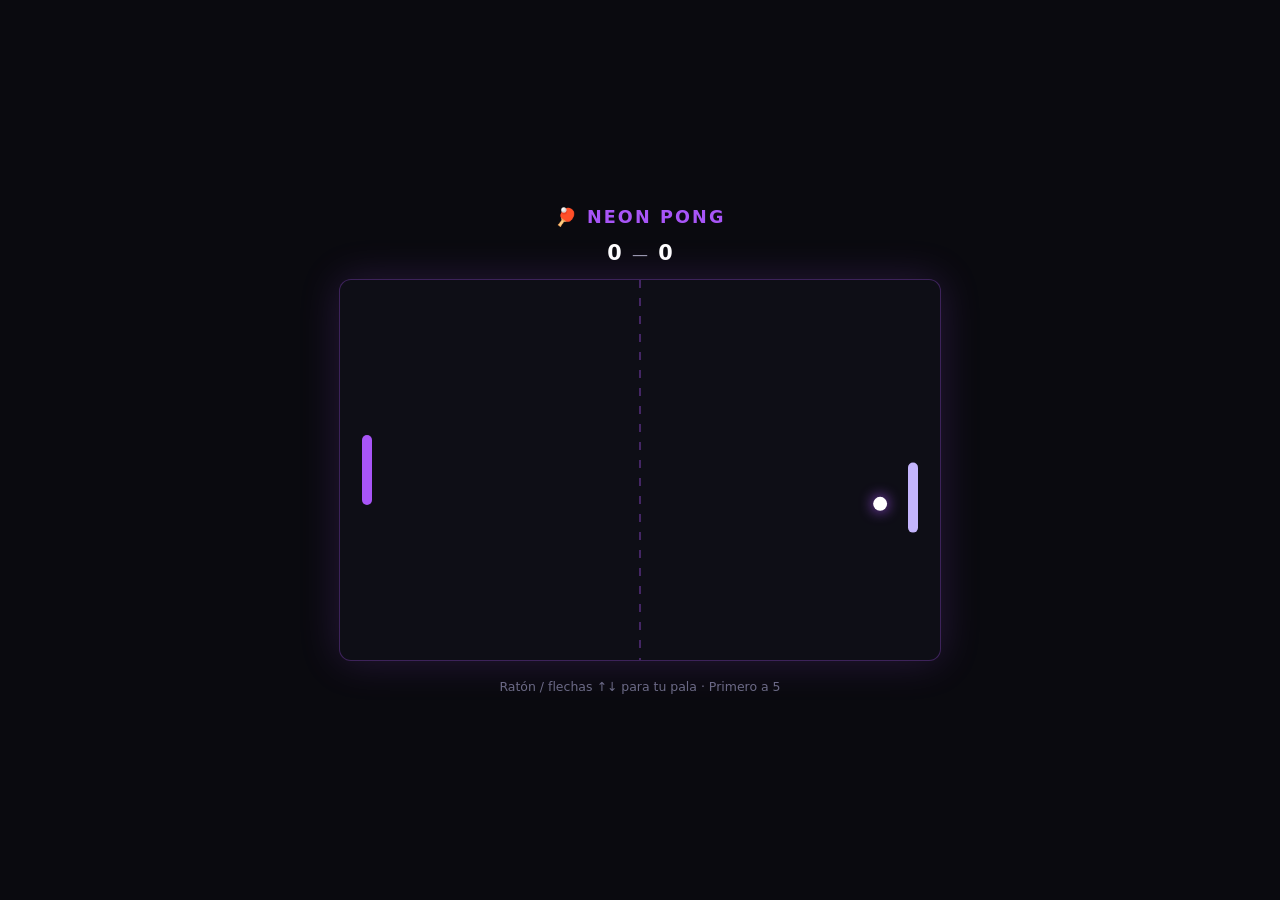
<file: games/pong.html>
<!DOCTYPE html>
<html lang="es">
<head>
<meta charset="UTF-8">
<meta name="viewport" content="width=device-width, initial-scale=1.0">
<title>Neon Pong — RistKit</title>
<style>
  * { margin:0; padding:0; box-sizing:border-box; }
  body {
    background:#0a0a0f; color:#f4f4f8; font-family:system-ui,sans-serif;
    display:flex; flex-direction:column; align-items:center; justify-content:center;
    min-height:100vh; gap:14px; overflow:hidden;
  }
  h1 { font-size:1.1rem; letter-spacing:.12em; text-transform:uppercase; color:#a855f7; }
  .hud { font-size:1rem; color:#9a9ab0; }
  .hud b { color:#fff; font-size:1.3rem; }
  canvas {
    background:#0e0e16; border:1px solid rgba(168,85,247,.3);
    border-radius:12px; box-shadow:0 0 40px rgba(168,85,247,.18);
    touch-action:none;
  }
  .hint { font-size:.78rem; color:#6b6b85; }
  .overlay {
    position:absolute; inset:0; display:none; place-items:center;
    background:rgba(10,10,15,.86); backdrop-filter:blur(6px); border-radius:12px;
    text-align:center; flex-direction:column; gap:12px;
  }
  .overlay.show { display:grid; }
  .overlay h2 { font-size:1.6rem; color:#a855f7; }
  button {
    background:linear-gradient(135deg,#a855f7,#7c3aed); border:0; color:#fff;
    padding:11px 26px; border-radius:10px; font-weight:600; cursor:pointer; font-size:.95rem;
  }
  button:hover { filter:brightness(1.12); }
  .wrap { position:relative; }
</style>
</head>
<body>
<h1>🏓 Neon Pong</h1>
<div class="hud"><b id="p1">0</b> &nbsp;—&nbsp; <b id="p2">0</b></div>
<div class="wrap">
  <canvas id="c" width="600" height="380"></canvas>
  <div class="overlay" id="overlay">
    <h2 id="title">Fin del partido</h2>
    <p id="text"></p>
    <button id="restart">Revancha</button>
  </div>
</div>
<p class="hint">Ratón / flechas ↑↓ para tu pala · Primero a 5</p>

<script>
const canvas = document.getElementById('c'), ctx = canvas.getContext('2d');
const W = 600, H = 380, PH = 70, PW = 10;
let player = { y:H/2 }, ai = { y:H/2 }, ball, s1 = 0, s2 = 0, over = false, running = false, keys = {};

function resetBall(dir) {
  const angle = (Math.random() * 0.8 - 0.4) * Math.PI;
  ball = { x:W/2, y:H/2, vx:Math.cos(angle)*5*dir, vy:Math.sin(angle)*5, r:7 };
}
function reset() {
  s1 = s2 = 0; over = false; running = true;
  document.getElementById('p1').textContent = 0;
  document.getElementById('p2').textContent = 0;
  document.getElementById('overlay').classList.remove('show');
  player.y = ai.y = H/2;
  resetBall(Math.random() < .5 ? 1 : -1);
}
function end(msg) {
  over = true; running = false;
  document.getElementById('title').textContent = msg;
  document.getElementById('text').textContent = `Resultado: ${s1} — ${s2}`;
  document.getElementById('overlay').classList.add('show');
}
function step() {
  // Player
  if (keys.ArrowUp || keys.w) player.y -= 7;
  if (keys.ArrowDown || keys.s) player.y += 7;
  player.y = Math.max(PH/2, Math.min(H - PH/2, player.y));
  // AI (con velocidad limitada)
  const target = ball.y, sp = 4.6;
  if (ai.y < target - 6) ai.y += sp;
  else if (ai.y > target + 6) ai.y -= sp;
  ai.y = Math.max(PH/2, Math.min(H - PH/2, ai.y));
  // Ball
  ball.x += ball.vx; ball.y += ball.vy;
  if (ball.y - ball.r < 0) { ball.y = ball.r; ball.vy *= -1; }
  if (ball.y + ball.r > H) { ball.y = H - ball.r; ball.vy *= -1; }
  // Colisiones palas
  if (ball.x - ball.r < 22 + PW && ball.x - ball.r > 22 - 6 &&
      Math.abs(ball.y - player.y) < PH/2 + ball.r && ball.vx < 0) {
    ball.vx = Math.abs(ball.vx) * 1.05;
    ball.vy += ((ball.y - player.y) / (PH/2)) * 3;
    ball.x = 22 + PW + ball.r;
  }
  if (ball.x + ball.r > W - 22 - PW && ball.x + ball.r < W - 22 + 6 + PW &&
      Math.abs(ball.y - ai.y) < PH/2 + ball.r && ball.vx > 0) {
    ball.vx = -Math.abs(ball.vx) * 1.05;
    ball.vy += ((ball.y - ai.y) / (PH/2)) * 3;
    ball.x = W - 22 - PW - ball.r;
  }
  // Puntos
  if (ball.x < -12) { s2++; document.getElementById('p2').textContent = s2; s2 >= 5 ? end('¡Gana la IA!') : resetBall(1); }
  if (ball.x > W + 12) { s1++; document.getElementById('p1').textContent = s1; s1 >= 5 ? end('¡Ganas tú! 🎉') : resetBall(-1); }
}
function draw() {
  ctx.clearRect(0,0,W,H);
  ctx.setLineDash([8, 10]); ctx.strokeStyle = 'rgba(168,85,247,.35)'; ctx.lineWidth = 2;
  ctx.beginPath(); ctx.moveTo(W/2, 0); ctx.lineTo(W/2, H); ctx.stroke(); ctx.setLineDash([]);
  ctx.fillStyle = '#a855f7';
  ctx.beginPath(); ctx.roundRect(22, player.y - PH/2, PW, PH, 5); ctx.fill();
  ctx.fillStyle = '#c4b5fd';
  ctx.beginPath(); ctx.roundRect(W - 22 - PW, ai.y - PH/2, PW, PH, 5); ctx.fill();
  ctx.shadowColor = '#a855f7'; ctx.shadowBlur = 14;
  ctx.fillStyle = '#fff';
  ctx.beginPath(); ctx.arc(ball.x, ball.y, ball.r, 0, 7); ctx.fill();
  ctx.shadowBlur = 0;
}
function loop() {
  if (running) step();
  draw();
  requestAnimationFrame(loop);
}
document.addEventListener('keydown', e => { keys[e.key] = true; if (['ArrowUp','ArrowDown'].includes(e.key)) e.preventDefault(); });
document.addEventListener('keyup', e => keys[e.key] = false);
canvas.addEventListener('mousemove', e => {
  const r = canvas.getBoundingClientRect();
  player.y = Math.max(PH/2, Math.min(H - PH/2, (e.clientY - r.top) * (H / r.height)));
});
canvas.addEventListener('touchmove', e => {
  e.preventDefault();
  const r = canvas.getBoundingClientRect();
  player.y = Math.max(PH/2, Math.min(H - PH/2, (e.touches[0].clientY - r.top) * (H / r.height)));
}, {passive:false});
canvas.addEventListener('click', () => { if (!over && ball.vx === 0) resetBall(1); });
document.getElementById('restart').onclick = reset;
reset();
loop();
</script>
</body>
</html>
</file>
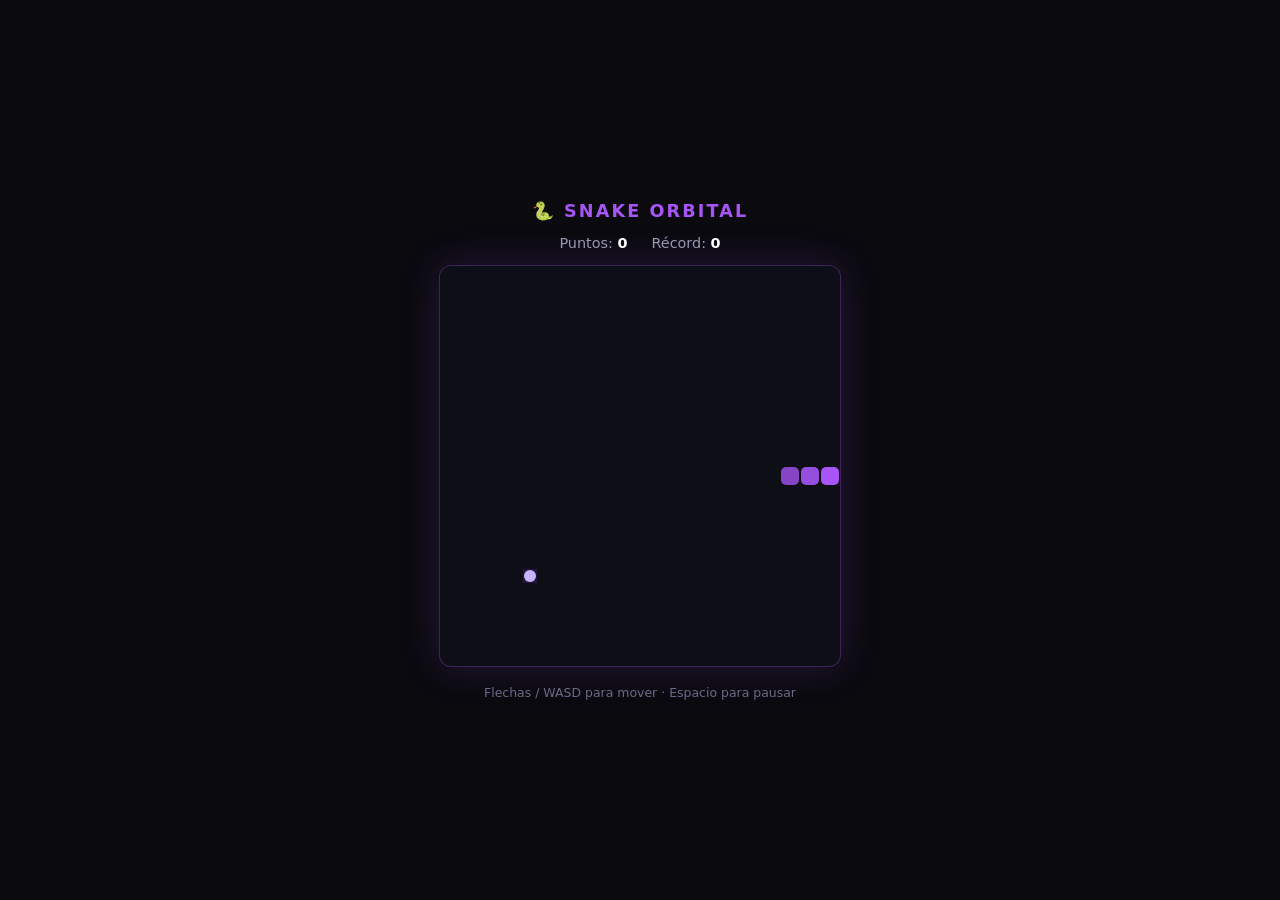
<file: games/snake.html>
<!DOCTYPE html>
<html lang="es">
<head>
<meta charset="UTF-8">
<meta name="viewport" content="width=device-width, initial-scale=1.0">
<title>Snake Orbital — RistKit</title>
<style>
  * { margin:0; padding:0; box-sizing:border-box; }
  body {
    background:#0a0a0f; color:#f4f4f8; font-family:system-ui,sans-serif;
    display:flex; flex-direction:column; align-items:center; justify-content:center;
    min-height:100vh; gap:14px; overflow:hidden;
  }
  h1 { font-size:1.1rem; letter-spacing:.12em; text-transform:uppercase; color:#a855f7; }
  .hud { display:flex; gap:24px; font-size:.9rem; color:#9a9ab0; }
  .hud b { color:#fff; }
  canvas {
    background:#0e0e16; border:1px solid rgba(168,85,247,.3);
    border-radius:12px; box-shadow:0 0 40px rgba(168,85,247,.18);
    touch-action:none;
  }
  .hint { font-size:.78rem; color:#6b6b85; }
  .overlay {
    position:absolute; inset:0; display:none; place-items:center;
    background:rgba(10,10,15,.86); backdrop-filter:blur(6px); border-radius:12px;
    text-align:center; flex-direction:column; gap:12px;
  }
  .overlay.show { display:grid; }
  .overlay h2 { font-size:1.6rem; color:#a855f7; }
  button {
    background:linear-gradient(135deg,#a855f7,#7c3aed); border:0; color:#fff;
    padding:11px 26px; border-radius:10px; font-weight:600; cursor:pointer; font-size:.95rem;
  }
  button:hover { filter:brightness(1.12); }
  .wrap { position:relative; }
</style>
</head>
<body>
<h1>🐍 Snake Orbital</h1>
<div class="hud"><span>Puntos: <b id="score">0</b></span><span>Récord: <b id="best">0</b></span></div>
<div class="wrap">
  <canvas id="c" width="400" height="400"></canvas>
  <div class="overlay" id="overlay">
    <h2 id="overlayTitle">Game Over</h2>
    <p id="overlayText"></p>
    <button id="restart">Jugar de nuevo</button>
  </div>
</div>
<p class="hint">Flechas / WASD para mover · Espacio para pausar</p>

<script>
const canvas = document.getElementById('c');
const ctx = canvas.getContext('2d');
const GRID = 20, CELLS = 20;
let snake, dir, nextDir, food, score, best = +(localStorage.getItem('rk_snake_best') || 0), dead, paused, tick = 120, last = 0, acc = 0;

document.getElementById('best').textContent = best;

function reset() {
  snake = [{x:10,y:10},{x:9,y:10},{x:8,y:10}];
  dir = {x:1,y:0}; nextDir = dir;
  score = 0; dead = false; paused = false; tick = 120; acc = 0;
  document.getElementById('score').textContent = 0;
  placeFood();
  document.getElementById('overlay').classList.remove('show');
}
function placeFood() {
  do {
    food = { x:(Math.random()*CELLS)|0, y:(Math.random()*CELLS)|0 };
  } while (snake.some(s => s.x === food.x && s.y === food.y));
}
function die() {
  dead = true;
  if (score > best) { best = score; localStorage.setItem('rk_snake_best', best); document.getElementById('best').textContent = best; }
  document.getElementById('overlayTitle').textContent = 'Game Over';
  document.getElementById('overlayText').textContent = `Puntuación: ${score}`;
  document.getElementById('overlay').classList.add('show');
}
function step() {
  dir = nextDir;
  const head = { x:snake[0].x + dir.x, y:snake[0].y + dir.y };
  if (head.x < 0 || head.y < 0 || head.x >= CELLS || head.y >= CELLS || snake.some(s => s.x === head.x && s.y === head.y)) return die();
  snake.unshift(head);
  if (head.x === food.x && head.y === food.y) {
    score += 10;
    document.getElementById('score').textContent = score;
    tick = Math.max(70, tick - 2);
    placeFood();
  } else snake.pop();
}
function draw() {
  ctx.clearRect(0,0,400,400);
  ctx.fillStyle = '#7c3aed33';
  ctx.fillRect(food.x*GRID+3, food.y*GRID+3, GRID-6, GRID-6);
  ctx.beginPath(); ctx.arc(food.x*GRID+GRID/2, food.y*GRID+GRID/2, 6, 0, 7); ctx.fillStyle='#c4b5fd'; ctx.fill();
  snake.forEach((s,i) => {
    ctx.fillStyle = i === 0 ? '#a855f7' : `rgba(168,85,247,${1 - i/(snake.length+6)})`;
    ctx.beginPath();
    ctx.roundRect(s.x*GRID+1, s.y*GRID+1, GRID-2, GRID-2, 5);
    ctx.fill();
  });
}
function loop(t) {
  requestAnimationFrame(loop);
  if (!last) last = t;
  acc += t - last; last = t;
  if (dead || paused) return;
  while (acc > tick) { acc -= tick; step(); }
  draw();
}
document.addEventListener('keydown', e => {
  const k = e.key.toLowerCase();
  const dirs = { arrowup:{x:0,y:-1}, w:{x:0,y:-1}, arrowdown:{x:0,y:1}, s:{x:0,y:1}, arrowleft:{x:-1,y:0}, a:{x:-1,y:0}, arrowright:{x:1,y:0}, d:{x:1,y:0} };
  if (dirs[k]) {
    e.preventDefault();
    const d = dirs[k];
    if (d.x !== -dir.x || d.y !== -dir.y) nextDir = d;
  }
  if (k === ' ') { e.preventDefault(); if (!dead) paused = !paused; }
});
let ts = null;
canvas.addEventListener('touchstart', e => { ts = e.touches[0]; }, {passive:true});
canvas.addEventListener('touchend', e => {
  if (!ts) return;
  const t = e.changedTouches[0], dx = t.clientX - ts.clientX, dy = t.clientY - ts.clientY;
  if (Math.abs(dx) < 18 && Math.abs(dy) < 18) { nextDir = {x:0,y:-1}; return; }
  const d = Math.abs(dx) > Math.abs(dy) ? {x:Math.sign(dx),y:0} : {x:0,y:Math.sign(dy)};
  if (d.x !== -dir.x || d.y !== -dir.y) nextDir = d;
  ts = null;
}, {passive:true});
document.getElementById('restart').onclick = reset;
reset();
requestAnimationFrame(loop);
</script>
</body>
</html>
</file>
<file: css/styles.css>
/* ============================================
   RistKit Studio — Crea y juega juegos HTML
   ============================================ */

:root {
  --bg: #0a0a0f;
  --bg-2: #0e0e16;
  --bg-3: #13131d;
  --surface: #16161f;
  --surface-2: #1c1c28;
  --border: rgba(255, 255, 255, 0.08);
  --text: #f4f4f8;
  --text-muted: #9a9ab0;
  --purple: #a855f7;
  --purple-2: #8b5cf6;
  --purple-3: #7c3aed;
  --purple-glow: rgba(168, 85, 247, 0.35);
  --green: #4ade80;
  --red: #f87171;
  --grad: linear-gradient(135deg, #c4b5fd 0%, var(--purple) 50%, var(--purple-2) 100%);
  --font-display: "Orbitron", sans-serif;
  --font-body: "Inter", system-ui, sans-serif;
  --font-mono: "JetBrains Mono", "Fira Code", ui-monospace, monospace;
  --radius: 16px;
  --nav-h: 76px;
  --ease: cubic-bezier(0.22, 1, 0.36, 1);
  --ring: 0 0 0 3px rgba(168, 85, 247, 0.35);
}

* { margin: 0; padding: 0; box-sizing: border-box; }

html { scroll-behavior: smooth; scroll-padding-top: calc(var(--nav-h) + 10px); }

body {
  font-family: var(--font-body);
  background: var(--bg);
  color: var(--text);
  line-height: 1.65;
  overflow-x: hidden;
  -webkit-font-smoothing: antialiased;
}

img { max-width: 100%; display: block; }
a { color: inherit; text-decoration: none; }
ul, ol { list-style: none; }
button, input, select, textarea { font: inherit; color: inherit; }

::selection { background: var(--purple); color: #fff; }

:focus-visible {
  outline: 2px solid var(--purple);
  outline-offset: 2px;
  border-radius: 6px;
}
.btn:focus-visible, .tool-btn:focus-visible, .filter-btn:focus-visible,
.ai-fab:focus-visible, .navbar__link:focus-visible {
  outline: none;
  box-shadow: var(--ring);
}

::-webkit-scrollbar { width: 10px; height: 10px; }
::-webkit-scrollbar-track { background: var(--bg); }
::-webkit-scrollbar-thumb { background: #2a2a3a; border-radius: 8px; }
::-webkit-scrollbar-thumb:hover { background: var(--purple-3); }

.container { width: min(1180px, 92%); margin-inline: auto; }

.gradient-text {
  background: var(--grad);
  -webkit-background-clip: text; background-clip: text;
  -webkit-text-fill-color: transparent; color: transparent;
}

/* ---------- Preloader ---------- */
.preloader {
  position: fixed; inset: 0; z-index: 9999;
  background: var(--bg);
  display: flex; flex-direction: column; align-items: center; justify-content: center; gap: 28px;
  transition: opacity .6s var(--ease), visibility .6s;
}
.preloader.hidden { opacity: 0; visibility: hidden; pointer-events: none; }
.preloader__logo { width: 110px; animation: pulseLogo 1.4s ease-in-out infinite; }
.preloader__bar { width: 160px; height: 3px; background: rgba(255,255,255,.08); border-radius: 99px; overflow: hidden; }
.preloader__bar span { display: block; height: 100%; width: 0; background: var(--grad); border-radius: 99px; animation: loadBar 1.1s var(--ease) forwards; }
@keyframes loadBar { to { width: 100%; } }
@keyframes pulseLogo {
  0%, 100% { transform: scale(1); filter: drop-shadow(0 0 18px var(--purple-glow)); }
  50% { transform: scale(1.07); filter: drop-shadow(0 0 34px var(--purple-glow)); }
}

/* ---------- Cursor glow ---------- */
.cursor-glow {
  position: fixed; top: 0; left: 0;
  width: 480px; height: 480px;
  background: radial-gradient(circle, rgba(139,92,246,.12) 0%, transparent 65%);
  border-radius: 50%; pointer-events: none; z-index: 1;
  transform: translate(-50%, -50%);
  transition: opacity .4s; opacity: 0;
}
body:hover .cursor-glow { opacity: 1; }

/* ---------- Navbar ---------- */
.navbar {
  position: fixed; top: 0; left: 0; right: 0; z-index: 1000;
  height: var(--nav-h);
  display: flex; align-items: center;
  transition: background .4s, box-shadow .4s, height .4s;
}
.navbar::before {
  content: ""; position: absolute; inset: 0 0 -30px;
  background: linear-gradient(180deg, rgba(10,10,15,.7), transparent);
  pointer-events: none; opacity: 1;
  transition: opacity .4s;
}
.navbar.scrolled::before { opacity: 0; }
.scroll-progress {
  position: absolute; top: 0; left: 0; right: 0; height: 2px;
  background: var(--grad);
  transform-origin: left;
  transform: scaleX(0);
  z-index: 1002;
  box-shadow: 0 0 12px var(--purple-glow);
}
.navbar.scrolled {
  background: rgba(10,10,15,.85);
  box-shadow: 0 1px 0 var(--border), 0 12px 40px rgba(0,0,0,.45);
  height: 66px;
}
/* El blur vive en un pseudo para no crear bloque contenedor
   para el menú position:fixed (backdrop-filter en .navbar lo rompía) */
.navbar::after {
  content: ""; position: absolute; inset: 0;
  backdrop-filter: blur(16px) saturate(1.4);
  -webkit-backdrop-filter: blur(16px) saturate(1.4);
  opacity: 0; transition: opacity .4s;
  pointer-events: none;
}
.navbar.scrolled::after { opacity: 1; }
.navbar__inner { position: relative; z-index: 2; display: flex; align-items: center; justify-content: space-between; gap: 24px; }
.navbar__brand { display: flex; align-items: center; gap: 12px; flex-shrink: 0; }
.navbar__emblem { width: 42px; height: 42px; object-fit: contain; transition: transform .5s var(--ease); }
.navbar__brand:hover .navbar__emblem { transform: rotate(-12deg) scale(1.08); }
.navbar__wordmark { font-family: var(--font-display); font-weight: 700; font-size: 1.3rem; letter-spacing: .02em; color: #fff; }
.navbar__wordmark em {
  font-style: normal;
  background: var(--grad);
  -webkit-background-clip: text; background-clip: text;
  -webkit-text-fill-color: transparent; color: transparent;
}
.navbar__menu { display: flex; align-items: center; gap: 4px; }
.navbar__link {
  position: relative;
  padding: 9px 15px; border-radius: 10px;
  font-size: .9rem; font-weight: 500; color: var(--text-muted);
  transition: color .3s, background .3s;
}
.navbar__link:hover, .navbar__link.active { color: #fff; background: rgba(255,255,255,.05); }
.navbar__link.active::after {
  content: ""; position: absolute; left: 15px; right: 15px; bottom: 4px;
  height: 2px; border-radius: 2px; background: var(--grad);
}
.navbar__link--cta {
  margin-left: 8px;
  background: var(--grad); color: #fff !important;
  box-shadow: 0 4px 20px var(--purple-glow);
}
.navbar__link--cta::after { display: none; }
.navbar__link--cta:hover { filter: brightness(1.12); background: var(--grad) !important; }

.navbar__toggle {
  display: none;
  flex-direction: column; gap: 5px;
  background: none; border: 0; cursor: pointer; padding: 8px; z-index: 1001;
}
.navbar__toggle span { width: 24px; height: 2px; background: #fff; border-radius: 2px; transition: transform .35s var(--ease), opacity .3s; }
.navbar__toggle.open span:nth-child(1) { transform: translateY(7px) rotate(45deg); }
.navbar__toggle.open span:nth-child(2) { opacity: 0; }
.navbar__toggle.open span:nth-child(3) { transform: translateY(-7px) rotate(-45deg); }

.nav-backdrop {
  position: fixed; inset: 0;
  background: rgba(5,5,9,.6);
  backdrop-filter: blur(4px);
  opacity: 0; visibility: hidden;
  transition: opacity .4s, visibility .4s;
  z-index: 1;
}
.nav-backdrop.show { opacity: 1; visibility: visible; }

/* ---------- Hero ---------- */
.hero {
  position: relative;
  min-height: 100svh;
  display: flex; align-items: center;
  padding-top: var(--nav-h);
  overflow: hidden;
}
.hero__bg { position: absolute; inset: 0; pointer-events: none; }
.hero__grid {
  position: absolute; inset: 0;
  background-image:
    linear-gradient(rgba(255,255,255,.035) 1px, transparent 1px),
    linear-gradient(90deg, rgba(255,255,255,.035) 1px, transparent 1px);
  background-size: 56px 56px;
  mask-image: radial-gradient(ellipse 70% 60% at 50% 40%, #000 20%, transparent 75%);
  -webkit-mask-image: radial-gradient(ellipse 70% 60% at 50% 40%, #000 20%, transparent 75%);
}
.hero__orbit { position: absolute; border-radius: 50%; border: 1px solid rgba(168,85,247,.18); animation: spinOrbit linear infinite; }
.hero__orbit--1 { width: 620px; height: 620px; top: 8%; right: -6%; animation-duration: 38s; }
.hero__orbit--2 { width: 900px; height: 900px; top: -18%; right: -18%; animation-duration: 55s; animation-direction: reverse; border-color: rgba(168,85,247,.1); }
.hero__orbit--3 { width: 380px; height: 380px; bottom: 6%; left: -4%; animation-duration: 28s; border-color: rgba(168,85,247,.14); }
@keyframes spinOrbit { to { transform: rotate(360deg); } }

.hero__content {
  position: relative; z-index: 2;
  display: grid; grid-template-columns: 1.12fr .88fr; gap: 48px; align-items: center;
  padding-block: 60px 90px;
}
.hero__eyebrow {
  display: inline-flex; align-items: center; gap: 10px;
  font-family: var(--font-display);
  font-size: .76rem; letter-spacing: .3em; text-transform: uppercase;
  color: var(--purple); margin-bottom: 22px;
  padding: 8px 16px 8px 12px;
  background: rgba(168,85,247,.08);
  border: 1px solid rgba(168,85,247,.22);
  border-radius: 99px;
}
.hero__eyebrow::before { content: ""; width: 24px; height: 1.5px; background: var(--grad); border-radius: 2px; }
.hero__title {
  font-family: var(--font-display);
  font-size: clamp(2.2rem, 4.6vw, 3.55rem);
  font-weight: 800; line-height: 1.12; letter-spacing: .01em;
  margin-bottom: 22px;
  text-wrap: balance;
  text-shadow: 0 4px 40px rgba(139,92,246,.18);
}
.hero__subtitle { font-size: 1.1rem; color: var(--text-muted); max-width: 540px; margin-bottom: 36px; text-wrap: pretty; }
.hero__actions { display: flex; gap: 16px; flex-wrap: wrap; }
.hero__note { display: flex; gap: 20px; margin-top: 30px; flex-wrap: wrap; }
.hero__note span { display: inline-flex; align-items: center; gap: 8px; font-size: .84rem; color: var(--text-muted); }
.hero__note span::before {
  content: "✓"; display: grid; place-items: center;
  width: 17px; height: 17px; border-radius: 50%;
  background: rgba(168,85,247,.16); border: 1px solid rgba(168,85,247,.4);
  color: var(--purple); font-size: .62rem; font-weight: 700;
}

.hero__visual { position: relative; display: grid; place-items: center; min-height: 380px; }
.hero__halo {
  position: absolute; width: 460px; height: 460px;
  background: radial-gradient(circle, rgba(139,92,246,.32) 0%, rgba(139,92,246,.08) 45%, transparent 68%);
  filter: blur(8px);
  animation: haloPulse 5s ease-in-out infinite;
  pointer-events: none;
}
@keyframes haloPulse { 0%, 100% { opacity: .75; transform: scale(1); } 50% { opacity: 1; transform: scale(1.06); } }
.hero__logo {
  position: relative;
  width: min(340px, 72%);
  filter: drop-shadow(0 24px 60px rgba(139,92,246,.45));
  animation: floatLogo 7s ease-in-out infinite;
}
@keyframes floatLogo { 0%, 100% { transform: translateY(0); } 50% { transform: translateY(-16px); } }

.hero__code {
  position: absolute;
  background: rgba(14,14,22,.94);
  border: 1px solid rgba(255,255,255,.1);
  border-radius: 14px;
  backdrop-filter: blur(10px);
  box-shadow: 0 20px 50px rgba(0,0,0,.55), inset 0 1px 0 rgba(255,255,255,.05);
  font-family: var(--font-mono);
  font-size: .74rem;
  overflow: hidden;
  animation: floatBadge 6s ease-in-out infinite;
}
.hero__code--1 { top: 4%; left: -4%; width: 235px; animation-delay: 0s; }
.hero__code--2 { bottom: 6%; right: -6%; width: 215px; animation-delay: 1.8s; }
.hero__code-bar {
  display: flex; gap: 6px; align-items: center;
  padding: 9px 12px; background: rgba(255,255,255,.04); border-bottom: 1px solid var(--border);
}
.hero__code-bar i { width: 9px; height: 9px; border-radius: 50%; background: #2e2e40; }
.hero__code-bar i:first-child { background: #f87171; }
.hero__code-bar i:nth-child(2) { background: #fbbf24; }
.hero__code-bar i:nth-child(3) { background: #4ade80; }
.hero__code-bar span { margin-left: auto; font-size: .66rem; color: var(--text-muted); }
.hero__code pre { padding: 12px 14px; line-height: 1.7; color: #b9b9cf; white-space: pre; }
.hero__code .tk { color: var(--purple); }
.hero__code .ts { color: #7dd3fc; }
.hero__code .tf { color: #facc15; }
@keyframes floatBadge { 0%, 100% { transform: translateY(0); } 50% { transform: translateY(-12px); } }

.hero__scroll {
  position: absolute; bottom: 26px; left: 50%; transform: translateX(-50%);
  width: 26px; height: 44px;
  border: 1.5px solid rgba(255,255,255,.22); border-radius: 14px;
  display: flex; justify-content: center; padding-top: 8px; z-index: 3;
  transition: border-color .3s, background .3s;
}
.hero__scroll:hover { border-color: rgba(168,85,247,.6); background: rgba(168,85,247,.08); }
.hero__scroll-line { width: 3px; height: 9px; border-radius: 3px; background: var(--purple); animation: scrollHint 1.8s ease-in-out infinite; }
@keyframes scrollHint { 0% { opacity: 0; transform: translateY(0); } 40% { opacity: 1; } 100% { opacity: 0; transform: translateY(14px); } }

/* ---------- Buttons ---------- */
.btn {
  position: relative;
  display: inline-flex; align-items: center; justify-content: center; gap: 8px;
  padding: 14px 30px; border-radius: 12px;
  font-weight: 600; font-size: .95rem;
  border: 0; cursor: pointer;
  overflow: hidden;
  transition: transform .3s var(--ease), box-shadow .3s, filter .3s, background .3s, border-color .3s;
}
.btn::after {
  content: ""; position: absolute; top: 0; bottom: 0; left: -80%;
  width: 55%;
  background: linear-gradient(100deg, transparent, rgba(255,255,255,.28), transparent);
  transform: skewX(-20deg);
  transition: left .55s var(--ease);
  pointer-events: none;
}
.btn:hover::after { left: 130%; }
.btn:active { transform: translateY(-1px) scale(.985); }
.btn--primary { background: var(--grad); color: #fff; box-shadow: 0 8px 28px var(--purple-glow); }
.btn--primary:hover { transform: translateY(-3px); box-shadow: 0 14px 40px rgba(168,85,247,.5); }
.btn--ghost { background: rgba(255,255,255,.04); border: 1px solid var(--border); color: #fff; }
.btn--ghost:hover { background: rgba(255,255,255,.09); border-color: rgba(255,255,255,.22); transform: translateY(-3px); }
.btn--lg { padding: 17px 40px; font-size: 1.05rem; }
.btn--sm { padding: 9px 20px; font-size: .86rem; border-radius: 10px; }
.btn--full { width: 100%; }
.btn:disabled { opacity: .55; cursor: not-allowed; transform: none !important; }
.btn:disabled::after { display: none; }

/* ---------- Stats ---------- */
.stats {
  border-block: 1px solid var(--border);
  background:
    radial-gradient(ellipse 60% 100% at 50% 0%, rgba(139,92,246,.1), transparent 70%),
    linear-gradient(180deg, rgba(139,92,246,.04), transparent);
  padding: 56px 0;
}
.stats__grid { display: grid; grid-template-columns: repeat(4, 1fr); gap: 32px; text-align: center; }
.stat {
  position: relative; padding: 8px 10px;
  transition: transform .4s var(--ease);
}
.stat:hover { transform: translateY(-4px); }
.stat:not(:last-child)::after {
  content: ""; position: absolute; right: -16px; top: 15%; bottom: 15%;
  width: 1px; background: linear-gradient(180deg, transparent, var(--border), transparent);
}
.stat__number, .stat__suffix {
  font-family: var(--font-display);
  font-size: clamp(2rem, 3.6vw, 2.9rem);
  font-weight: 800;
  font-variant-numeric: tabular-nums;
  background: var(--grad);
  -webkit-background-clip: text; background-clip: text;
  -webkit-text-fill-color: transparent; color: transparent;
}
.stat__label { color: var(--text-muted); font-size: .9rem; margin-top: 6px; }

/* ---------- Sections ---------- */
.section { padding: 110px 0; position: relative; }
.section--alt {
  background: var(--bg-2);
  border-block: 1px solid rgba(255,255,255,.05);
}
.section--alt::before {
  content: ""; position: absolute; top: 0; left: 50%; transform: translateX(-50%);
  width: min(900px, 90%); height: 1px;
  background: linear-gradient(90deg, transparent, rgba(168,85,247,.5), transparent);
  pointer-events: none;
}
.section__header { max-width: 700px; margin-bottom: 56px; }
.section__header--center { margin-inline: auto; text-align: center; }
.section__header--center .section__eyebrow::before { display: none; }
.section__eyebrow {
  display: inline-flex; align-items: center; gap: 10px;
  font-family: var(--font-display);
  font-size: .74rem; letter-spacing: .3em; text-transform: uppercase;
  color: var(--purple); margin-bottom: 16px;
}
.section__eyebrow::before { content: ""; width: 28px; height: 1.5px; background: var(--grad); }
.section__title {
  font-family: var(--font-display);
  font-size: clamp(1.75rem, 3.6vw, 2.6rem);
  font-weight: 700; line-height: 1.18; margin-bottom: 16px;
  text-wrap: balance;
}
.section__lead { color: var(--text-muted); font-size: 1.05rem; text-wrap: pretty; }

/* ---------- Arcade ---------- */
.arcade__filters { display: flex; flex-wrap: wrap; gap: 10px; margin-bottom: 38px; }
.filter-btn {
  position: relative;
  padding: 10px 22px; border-radius: 99px;
  background: rgba(255,255,255,.03); border: 1px solid var(--border);
  color: var(--text-muted); cursor: pointer;
  font-size: .88rem; font-weight: 500;
  transition: all .3s var(--ease);
}
.filter-btn:hover { color: #fff; border-color: rgba(255,255,255,.25); transform: translateY(-2px); }
.filter-btn.active {
  background: var(--grad); border-color: transparent; color: #fff;
  box-shadow: 0 6px 22px var(--purple-glow);
  transform: translateY(-2px);
}

.arcade__grid { display: grid; grid-template-columns: repeat(3, 1fr); gap: 26px; }
.game-card {
  position: relative;
  background: var(--surface);
  border: 1px solid var(--border);
  border-radius: var(--radius);
  overflow: hidden;
  transition: transform .45s var(--ease), box-shadow .45s, border-color .3s;
  display: flex; flex-direction: column;
}
.game-card::before {
  content: ""; position: absolute; inset: 0;
  border-radius: inherit; padding: 1px;
  background: linear-gradient(135deg, rgba(168,85,247,.75), transparent 40%, transparent 60%, rgba(139,92,246,.55));
  -webkit-mask: linear-gradient(#000 0 0) content-box, linear-gradient(#000 0 0);
  -webkit-mask-composite: xor;
  mask: linear-gradient(#000 0 0) content-box, linear-gradient(#000 0 0);
  mask-composite: exclude;
  opacity: 0; transition: opacity .4s;
  pointer-events: none; z-index: 3;
}
.game-card:hover {
  transform: translateY(-8px);
  border-color: transparent;
  box-shadow: 0 24px 60px rgba(0,0,0,.5), 0 8px 32px rgba(139,92,246,.15);
}
.game-card:hover::before { opacity: 1; }
.game-card.hidden { display: none; }
.game-card__thumb {
  position: relative; aspect-ratio: 16/10;
  display: grid; place-items: center;
  overflow: hidden;
}
.game-card__thumb::before {
  content: ""; position: absolute; inset: 0;
  background: radial-gradient(circle at 50% 30%, rgba(255,255,255,.14), transparent 65%);
}
.game-card__thumb::after {
  content: ""; position: absolute; inset: 0;
  background: linear-gradient(180deg, transparent 50%, rgba(0,0,0,.5));
}
.game-card__thumb svg { width: 74px; height: 74px; position: relative; z-index: 1; filter: drop-shadow(0 8px 22px rgba(0,0,0,.5)); transition: transform .45s var(--ease); }
.game-card:hover .game-card__thumb svg { transform: scale(1.14) rotate(-6deg); }
.thumb--snake { background: linear-gradient(135deg, #052e16, #166534 55%, #4ade80); }
.thumb--pong { background: linear-gradient(135deg, #1e1b4b, #6d28d9 65%, #c084fc); }
.thumb--dash { background: linear-gradient(135deg, #0c1445, #1d4ed8 60%, #38bdf8); }
.thumb--memory { background: linear-gradient(135deg, #4c0519, #be123c 60%, #fb7185); }
.thumb--mine { background: linear-gradient(135deg, #18181b, #3b0764 60%, #a855f7); }
.game-card__play {
  position: absolute; z-index: 2;
  width: 58px; height: 58px; border-radius: 50%;
  display: grid; place-items: center;
  background: rgba(255,255,255,.15);
  border: 1px solid rgba(255,255,255,.35);
  backdrop-filter: blur(8px);
  color: #fff; font-size: 1.1rem;
  opacity: 0; transform: scale(.8);
  transition: opacity .35s, transform .35s var(--ease), background .3s;
}
.game-card:hover .game-card__play { opacity: 1; transform: scale(1); }
.game-card__play:hover { background: rgba(168,85,247,.55); }
@media (hover: none) {
  .game-card__play { opacity: 1; transform: scale(1); }
}
.game-card__body { padding: 22px 24px 26px; display: flex; flex-direction: column; gap: 8px; flex: 1; }
.game-card__row { display: flex; align-items: center; justify-content: space-between; gap: 10px; }
.game-card__tag {
  font-size: .68rem; font-weight: 600; letter-spacing: .12em; text-transform: uppercase;
  color: var(--purple);
}
.game-card__tag--mine { color: var(--green); }
.game-card__title { font-size: 1.08rem; font-weight: 600; }
.game-card__text { font-size: .88rem; color: var(--text-muted); flex: 1; }
.game-card__actions { display: flex; gap: 8px; margin-top: 12px; flex-wrap: wrap; }
.icon-btn {
  width: 36px; height: 36px; border-radius: 9px;
  display: grid; place-items: center;
  background: rgba(255,255,255,.05); border: 1px solid var(--border);
  color: var(--text-muted); cursor: pointer;
  transition: all .3s;
}
.icon-btn svg { width: 16px; height: 16px; }
.icon-btn:hover { color: #fff; border-color: rgba(168,85,247,.5); background: rgba(168,85,247,.15); }
.icon-btn--danger:hover { color: var(--red); border-color: rgba(248,113,113,.5); background: rgba(248,113,113,.12); }

.arcade__empty {
  grid-column: 1 / -1;
  text-align: center; padding: 50px 20px;
  border: 1px dashed var(--border); border-radius: var(--radius);
  color: var(--text-muted);
}

/* ---------- Game modal ---------- */
.modal {
  position: fixed; inset: 0; z-index: 2000;
  display: grid; place-items: center;
  background: rgba(5,5,9,.85);
  backdrop-filter: blur(10px);
  opacity: 0; visibility: hidden;
  transition: opacity .35s, visibility .35s;
  padding: 20px;
}
.modal.open { opacity: 1; visibility: visible; }
.modal__box {
  width: min(960px, 100%);
  background: var(--surface);
  border: 1px solid rgba(255,255,255,.12);
  border-radius: 20px;
  overflow: hidden;
  transform: translateY(24px) scale(.97);
  transition: transform .4s var(--ease);
  display: flex; flex-direction: column;
  max-height: 92vh;
  box-shadow: 0 40px 100px rgba(0,0,0,.7), 0 0 60px rgba(139,92,246,.14);
}
.modal.open .modal__box { transform: translateY(0) scale(1); }
.modal__head {
  display: flex; align-items: center; justify-content: space-between; gap: 16px;
  padding: 16px 20px;
  border-bottom: 1px solid var(--border);
  background: rgba(255,255,255,.02);
}
.modal__title { font-family: var(--font-display); font-size: 1rem; font-weight: 600; }
.modal__hint { font-size: .78rem; color: var(--text-muted); }
.modal__close {
  width: 38px; height: 38px; border-radius: 10px; border: 1px solid var(--border);
  background: rgba(255,255,255,.04); color: var(--text-muted); cursor: pointer;
  font-size: 1.1rem; display: grid; place-items: center;
  transition: all .3s;
}
.modal__close:hover { color: #fff; background: rgba(248,113,113,.15); border-color: rgba(248,113,113,.4); }
.modal__frame { position: relative; flex: 1; min-height: 480px; background: #0a0a0f; }
.modal__frame iframe { position: absolute; inset: 0; width: 100%; height: 100%; border: 0; }

/* ---------- IDE / Editor ---------- */
.ide {
  background: var(--bg-2);
  border: 1px solid rgba(255,255,255,.1);
  border-radius: 20px;
  overflow: hidden;
  box-shadow:
    0 30px 90px rgba(0,0,0,.6),
    0 0 0 1px rgba(139,92,246,.06),
    0 -8px 40px rgba(139,92,246,.07);
}
.ide__toolbar {
  display: flex; align-items: center; gap: 8px; flex-wrap: wrap;
  padding: 11px 16px;
  background: linear-gradient(180deg, #1a1a25, var(--surface));
  border-bottom: 1px solid var(--border);
}
.ide__dots { display: flex; gap: 6px; margin-right: 6px; }
.ide__dots i { width: 11px; height: 11px; border-radius: 50%; box-shadow: inset 0 -1px 2px rgba(0,0,0,.35); }
.ide__dots i:nth-child(1) { background: #f87171; }
.ide__dots i:nth-child(2) { background: #fbbf24; }
.ide__dots i:nth-child(3) { background: #4ade80; }
.ide__tab {
  display: inline-flex; align-items: center; gap: 7px;
  align-self: flex-end;
  padding: 8px 14px 9px;
  background: #0b0b12;
  border: 1px solid var(--border); border-bottom-color: transparent;
  border-radius: 9px 9px 0 0;
  font-family: var(--font-mono); font-size: .76rem; color: #c9c9dd;
  margin-bottom: -12px;
  position: relative;
}
.ide__tab::after {
  content: ""; position: absolute; left: 12px; right: 12px; top: 0; height: 2px;
  background: var(--grad); border-radius: 2px;
}
.ide__tab svg { color: var(--purple); }
.tool-btn {
  display: inline-flex; align-items: center; gap: 7px;
  padding: 8px 15px; border-radius: 9px;
  background: rgba(255,255,255,.05); border: 1px solid var(--border);
  color: var(--text-muted); font-size: .83rem; font-weight: 500;
  cursor: pointer; transition: all .3s;
}
.tool-btn svg { width: 15px; height: 15px; }
.tool-btn:hover { color: #fff; border-color: rgba(168,85,247,.4); background: rgba(168,85,247,.12); transform: translateY(-1px); }
.tool-btn:active { transform: translateY(0) scale(.97); }
.tool-btn--run {
  background: var(--grad); border-color: transparent; color: #fff;
  box-shadow: 0 4px 16px var(--purple-glow); font-weight: 600;
}
.tool-btn--run:hover { filter: brightness(1.12); background: var(--grad); }
.tool-btn kbd {
  font-family: var(--font-mono); font-size: .65rem;
  padding: 1px 5px; border-radius: 4px;
  background: rgba(0,0,0,.3); border: 1px solid rgba(255,255,255,.15);
}
.ide__spacer { flex: 1; }
.ide__name {
  background: rgba(255,255,255,.04); border: 1px solid var(--border);
  border-radius: 9px; padding: 8px 14px; width: 200px;
  font-size: .85rem; outline: none;
  transition: border-color .3s;
}
.ide__name:focus { border-color: var(--purple); }
.ide__name::placeholder { color: #5b5b72; }

.ide__body { display: grid; grid-template-columns: 1fr 1fr; min-height: 520px; }
.ide__code {
  position: relative; display: flex; background: #0b0b12;
  border-right: 1px solid var(--border); overflow: hidden;
}
.ide__code:focus-within { background: #0c0c15; }
.ide__gutter {
  padding: 18px 0; width: 52px; flex-shrink: 0;
  text-align: right;
  font-family: var(--font-mono); font-size: .82rem; line-height: 1.65;
  color: #4a4a63; background: rgba(255,255,255,.02);
  user-select: none; overflow: hidden;
  border-right: 1px solid var(--border);
}
.ide__gutter div { padding-right: 14px; }
#codeInput {
  flex: 1;
  background: transparent; border: 0; outline: none; resize: none;
  padding: 18px;
  font-family: var(--font-mono); font-size: .82rem; line-height: 1.65;
  color: #e2e2f0;
  white-space: pre; overflow: auto; tab-size: 2;
  caret-color: var(--purple);
}
#codeInput::placeholder { color: #3d3d55; }
.ide__preview { position: relative; background: #fff; }
.ide__preview iframe { position: absolute; inset: 0; width: 100%; height: 100%; border: 0; background: #fff; }
.ide__status {
  display: flex; align-items: center; gap: 18px; flex-wrap: wrap;
  padding: 9px 16px;
  background: var(--surface);
  border-top: 1px solid var(--border);
  font-family: var(--font-mono); font-size: .72rem; color: var(--text-muted);
}
.ide__status .ok { color: var(--green); }
.ide__status .right { margin-left: auto; }
.ide__tips {
  display: flex; gap: 14px; flex-wrap: wrap;
  margin-top: 18px; font-size: .84rem; color: var(--text-muted);
}
.ide__tips span { display: inline-flex; gap: 7px; align-items: center; }
.ide__tips kbd {
  font-family: var(--font-mono); font-size: .7rem;
  padding: 2px 7px; border-radius: 5px;
  background: var(--surface); border: 1px solid var(--border);
  color: #fff;
}

/* ---------- Guides ---------- */
.quickstart { display: grid; grid-template-columns: .9fr 1.1fr; gap: 46px; align-items: start; margin-bottom: 70px; }
.quickstart__steps { display: grid; gap: 22px; }
.qstep {
  display: flex; gap: 18px;
  padding: 16px 18px;
  border-radius: 14px;
  border: 1px solid transparent;
  transition: background .35s, border-color .35s, transform .35s var(--ease);
}
.qstep:hover { background: rgba(255,255,255,.03); border-color: var(--border); transform: translateX(4px); }
.qstep__num {
  width: 44px; height: 44px; flex-shrink: 0;
  display: grid; place-items: center;
  border-radius: 13px;
  background: rgba(168,85,247,.12); border: 1px solid rgba(168,85,247,.3);
  font-family: var(--font-display); font-weight: 700; color: var(--purple);
}
.qstep h3 { font-size: 1.02rem; margin-bottom: 5px; }
.qstep p { font-size: .9rem; color: var(--text-muted); }

.code-block {
  background: #0b0b12;
  border: 1px solid var(--border);
  border-radius: 16px;
  overflow: hidden;
}
.code-block__head {
  display: flex; align-items: center; justify-content: space-between;
  padding: 11px 16px;
  background: rgba(255,255,255,.03); border-bottom: 1px solid var(--border);
  font-family: var(--font-mono); font-size: .74rem; color: var(--text-muted);
}
.copy-btn {
  display: inline-flex; align-items: center; gap: 6px;
  padding: 5px 12px; border-radius: 7px;
  background: rgba(168,85,247,.14); border: 1px solid rgba(168,85,247,.35);
  color: var(--purple); font-size: .72rem; font-weight: 600; cursor: pointer;
  transition: all .3s;
}
.copy-btn:hover { background: var(--grad); color: #fff; border-color: transparent; }
.code-block pre {
  padding: 18px; overflow-x: auto;
  font-family: var(--font-mono); font-size: .78rem; line-height: 1.7;
  color: #c8c8de;
}
.code-block .tk { color: var(--purple); }
.code-block .ts { color: #7dd3fc; }
.code-block .tf { color: #facc15; }
.code-block .tc { color: #5b5b72; font-style: italic; }

.guides__grid { display: grid; grid-template-columns: repeat(3, 1fr); gap: 22px; }
.guide {
  background: var(--surface); border: 1px solid var(--border);
  border-radius: var(--radius);
  overflow: hidden;
  transition: border-color .3s, transform .4s var(--ease);
}
.guide:hover { border-color: rgba(168,85,247,.35); transform: translateY(-5px); }
.guide[open] { border-color: rgba(168,85,247,.45); background: linear-gradient(180deg, rgba(168,85,247,.05), transparent 40%), var(--surface); }
.guide summary {
  list-style: none; cursor: pointer;
  padding: 24px 26px;
  display: flex; align-items: center; gap: 14px;
  font-weight: 600; font-size: .98rem;
}
.guide summary::-webkit-details-marker { display: none; }
.guide__icon {
  width: 42px; height: 42px; flex-shrink: 0;
  display: grid; place-items: center;
  border-radius: 11px;
  background: rgba(168,85,247,.12); border: 1px solid rgba(168,85,247,.28);
  color: var(--purple);
}
.guide__icon svg { width: 20px; height: 20px; }
.guide__arrow { margin-left: auto; color: var(--text-muted); transition: transform .35s; }
.guide[open] .guide__arrow { transform: rotate(180deg); }
.guide__content { padding: 0 26px 26px; font-size: .9rem; color: var(--text-muted); display: grid; gap: 12px; }
.guide__content strong { color: var(--text); }
.guide__content ul { display: grid; gap: 7px; padding-left: 4px; }
.guide__content li { position: relative; padding-left: 18px; }
.guide__content li::before {
  content: ""; position: absolute; left: 0; top: .55em;
  width: 7px; height: 7px; border-radius: 50%;
  background: var(--grad);
}
.guide__content code {
  font-family: var(--font-mono); font-size: .8rem;
  background: rgba(168,85,247,.12); border: 1px solid rgba(168,85,247,.22);
  padding: 2px 7px; border-radius: 6px; color: #d8b4fe;
}

/* ---------- AI section ---------- */
.ai-promo {
  display: grid; grid-template-columns: 1.05fr .95fr; gap: 56px; align-items: center;
}
.ai-promo__features { display: grid; gap: 18px; margin: 30px 0 34px; }
.ai-feature { display: flex; gap: 15px; align-items: flex-start; }
.ai-feature__icon {
  width: 44px; height: 44px; flex-shrink: 0;
  display: grid; place-items: center; border-radius: 12px;
  background: rgba(168,85,247,.12); border: 1px solid rgba(168,85,247,.3);
  color: var(--purple);
}
.ai-feature__icon svg { width: 21px; height: 21px; }
.ai-feature h4 { font-size: .97rem; margin-bottom: 3px; }
.ai-feature p { font-size: .87rem; color: var(--text-muted); }

.ai-promo__panel {
  background: var(--surface);
  border: 1px solid var(--border);
  border-radius: 22px;
  padding: 30px;
  position: relative; overflow: hidden;
}
.ai-promo__panel::before {
  content: ""; position: absolute; top: -80px; right: -80px;
  width: 240px; height: 240px;
  background: radial-gradient(circle, rgba(168,85,247,.28), transparent 70%);
  filter: blur(10px);
}
.ai-chatdemo { position: relative; display: grid; gap: 14px; }
.chatdemo__msg { display: flex; gap: 11px; align-items: flex-start; }
.chatdemo__msg--me { flex-direction: row-reverse; }
.chatdemo__avatar {
  width: 34px; height: 34px; border-radius: 10px; flex-shrink: 0;
  display: grid; place-items: center;
  background: var(--grad); color: #fff; font-size: .9rem;
  font-family: var(--font-display); font-weight: 700;
}
.chatdemo__msg--me .chatdemo__avatar { background: rgba(255,255,255,.08); border: 1px solid var(--border); }
.chatdemo__bubble {
  background: var(--bg-3); border: 1px solid var(--border);
  padding: 12px 16px; border-radius: 14px;
  font-size: .87rem; max-width: 82%;
}
.chatdemo__msg--me .chatdemo__bubble { background: rgba(168,85,247,.15); border-color: rgba(168,85,247,.3); }
.chatdemo__bubble code { font-family: var(--font-mono); font-size: .78rem; color: #d8b4fe; }
.ai-promo__panel-foot {
  position: relative;
  display: flex; align-items: center; justify-content: space-between; gap: 14px;
  margin-top: 24px; padding-top: 20px;
  border-top: 1px solid var(--border);
}
.ai-promo__panel-foot span { font-size: .78rem; color: var(--text-muted); }

/* ---------- AI FAB + Panel ---------- */
.ai-fab {
  position: fixed; bottom: 26px; right: 26px; z-index: 1500;
  height: 58px; padding: 0 22px;
  display: flex; align-items: center; gap: 10px;
  background: var(--grad); color: #fff;
  border: 0; border-radius: 99px;
  font-weight: 600; font-size: .92rem;
  cursor: pointer;
  box-shadow: 0 10px 34px var(--purple-glow);
  transition: transform .35s var(--ease), box-shadow .35s, opacity .3s;
}
.ai-fab svg { width: 22px; height: 22px; }
.ai-fab:hover { transform: translateY(-4px) scale(1.03); box-shadow: 0 16px 44px rgba(168,85,247,.55); }
.ai-fab.hidden { opacity: 0; visibility: hidden; transform: translateY(16px) scale(.9); pointer-events: none; }
.ai-fab .pulse {
  position: absolute; inset: 0; border-radius: 99px;
  animation: fabPulse 2.4s ease-out infinite; pointer-events: none;
}
@keyframes fabPulse {
  0% { box-shadow: 0 0 0 0 rgba(168,85,247,.55); }
  70% { box-shadow: 0 0 0 18px rgba(168,85,247,0); }
  100% { box-shadow: 0 0 0 0 rgba(168,85,247,0); }
}

.ai-panel {
  position: fixed; bottom: 96px; right: 26px; z-index: 1500;
  width: min(430px, calc(100vw - 32px));
  height: min(640px, calc(100dvh - 130px));
  background: rgba(14,14,22,.97);
  backdrop-filter: blur(20px);
  border: 1px solid rgba(255,255,255,.1);
  border-radius: 22px;
  display: flex; flex-direction: column;
  overflow: hidden;
  box-shadow: 0 30px 80px rgba(0,0,0,.6), 0 0 50px rgba(139,92,246,.12);
  opacity: 0; visibility: hidden; transform: translateY(24px) scale(.97);
  transition: opacity .35s, visibility .35s, transform .4s var(--ease);
}
.ai-panel.open { opacity: 1; visibility: visible; transform: translateY(0) scale(1); }

.ai-panel__head {
  position: relative;
  display: flex; align-items: center; gap: 12px;
  padding: 15px 16px;
  background: linear-gradient(180deg, #1b1b28, var(--surface));
  border-bottom: 1px solid var(--border);
}
.ai-panel__head::after {
  content: ""; position: absolute; left: 16px; right: 16px; bottom: -1px; height: 1px;
  background: linear-gradient(90deg, transparent, rgba(168,85,247,.55), transparent);
}
.ai-panel__avatar {
  width: 40px; height: 40px; border-radius: 12px;
  display: grid; place-items: center;
  background: var(--grad); flex-shrink: 0;
}
.ai-panel__avatar svg { width: 20px; height: 20px; color: #fff; }
.ai-panel__title { flex: 1; min-width: 0; }
.ai-panel__title strong { display: block; font-size: .93rem; }
.ai-panel__status { display: flex; align-items: center; gap: 6px; font-size: .72rem; color: var(--text-muted); }
.ai-panel__status i { width: 7px; height: 7px; border-radius: 50%; background: var(--green); box-shadow: 0 0 8px var(--green); }
.ai-panel__status i.off { background: var(--red); box-shadow: 0 0 8px var(--red); }
.ai-panel__actions { display: flex; gap: 6px; }
.ai-iconbtn {
  width: 34px; height: 34px; border-radius: 9px;
  background: rgba(255,255,255,.05); border: 1px solid var(--border);
  color: var(--text-muted); cursor: pointer;
  display: grid; place-items: center;
  transition: all .3s;
}
.ai-iconbtn svg { width: 17px; height: 17px; }
.ai-iconbtn:hover { color: #fff; border-color: rgba(168,85,247,.45); background: rgba(168,85,247,.14); }

.ai-view { flex: 1; display: none; flex-direction: column; min-height: 0; }
.ai-view.active { display: flex; }

.ai-messages { flex: 1; overflow-y: auto; padding: 18px 16px; display: grid; gap: 14px; align-content: start; }
.ai-empty { text-align: center; color: var(--text-muted); font-size: .85rem; display: grid; gap: 14px; justify-items: center; padding: 30px 10px; }
.ai-empty__icon {
  width: 56px; height: 56px; border-radius: 16px;
  background: rgba(168,85,247,.12); border: 1px solid rgba(168,85,247,.3);
  display: grid; place-items: center; color: var(--purple);
}
.ai-empty__icon svg { width: 26px; height: 26px; }
.ai-chips { display: flex; flex-wrap: wrap; gap: 8px; justify-content: center; }
.ai-chip {
  padding: 7px 14px; border-radius: 99px;
  background: rgba(255,255,255,.04); border: 1px solid var(--border);
  color: var(--text-muted); font-size: .76rem; cursor: pointer;
  transition: all .3s;
}
.ai-chip:hover { color: #fff; border-color: rgba(168,85,247,.45); background: rgba(168,85,247,.12); }

.ai-msg { display: flex; gap: 10px; align-items: flex-start; animation: msgIn .35s var(--ease); }
@keyframes msgIn { from { opacity: 0; transform: translateY(10px); } to { opacity: 1; transform: translateY(0); } }
.ai-msg--user { flex-direction: row-reverse; }
.ai-msg__avatar {
  width: 30px; height: 30px; border-radius: 9px; flex-shrink: 0;
  display: grid; place-items: center;
  font-size: .72rem; font-weight: 700;
  background: var(--grad); color: #fff;
}
.ai-msg--user .ai-msg__avatar { background: rgba(255,255,255,.08); border: 1px solid var(--border); color: var(--text-muted); }
.ai-msg__bubble {
  background: var(--bg-3); border: 1px solid var(--border);
  padding: 11px 14px; border-radius: 13px;
  font-size: .87rem; line-height: 1.6;
  max-width: 84%; overflow-wrap: break-word; white-space: pre-wrap;
}
.ai-msg--user .ai-msg__bubble { background: rgba(168,85,247,.16); border-color: rgba(168,85,247,.32); }
.ai-msg__bubble.error { border-color: rgba(248,113,113,.5); background: rgba(248,113,113,.1); color: #fecaca; }
.ai-msg__bubble code {
  font-family: var(--font-mono); font-size: .78rem;
  background: rgba(0,0,0,.4); padding: 1px 6px; border-radius: 5px;
}
.ai-msg__bubble pre {
  background: #07070c; border: 1px solid var(--border);
  padding: 10px; border-radius: 9px; overflow-x: auto;
  font-family: var(--font-mono); font-size: .74rem; margin: 8px 0;
  white-space: pre;
}
.ai-typing { display: inline-flex; gap: 4px; padding: 4px 0; }
.ai-typing i { width: 6px; height: 6px; border-radius: 50%; background: var(--purple); animation: typing 1s infinite; }
.ai-typing i:nth-child(2) { animation-delay: .18s; }
.ai-typing i:nth-child(3) { animation-delay: .36s; }
@keyframes typing { 0%, 60%, 100% { transform: translateY(0); opacity: .5; } 30% { transform: translateY(-5px); opacity: 1; } }

.ai-composer {
  padding: 12px; border-top: 1px solid var(--border);
  background: var(--surface);
  display: flex; gap: 9px; align-items: flex-end;
  transition: box-shadow .3s;
}
.ai-composer:focus-within { box-shadow: 0 -8px 24px rgba(139,92,246,.1); }
.ai-composer textarea {
  flex: 1; resize: none; min-height: 44px; max-height: 120px;
  background: var(--bg-3); border: 1px solid var(--border);
  border-radius: 13px; padding: 11px 14px;
  font-size: .87rem; outline: none;
  transition: border-color .3s;
}
.ai-composer textarea:focus { border-color: var(--purple); }
.ai-composer textarea::placeholder { color: #5b5b72; }
.ai-send {
  width: 44px; height: 44px; border-radius: 13px; border: 0;
  background: var(--grad); color: #fff; cursor: pointer;
  display: grid; place-items: center; flex-shrink: 0;
  transition: filter .3s, transform .3s;
}
.ai-send svg { width: 19px; height: 19px; }
.ai-send:hover { filter: brightness(1.12); transform: translateY(-2px); }
.ai-send:disabled { opacity: .5; cursor: not-allowed; transform: none; }
.ai-composer__note {
  font-size: .66rem; color: var(--text-muted); text-align: center;
  padding: 0 12px 9px; background: var(--surface);
}

/* Settings view */
.ai-settings { flex: 1; overflow-y: auto; padding: 18px 16px; display: grid; gap: 15px; }
.ai-settings h3 { font-size: .93rem; font-family: var(--font-display); letter-spacing: .04em; }
.ai-field { display: grid; gap: 7px; }
.ai-field label { font-size: .78rem; font-weight: 500; color: var(--text-muted); display: flex; align-items: center; justify-content: space-between; }
.ai-field input, .ai-field select, .ai-field textarea {
  background: var(--bg-3); border: 1px solid var(--border);
  border-radius: 11px; padding: 11px 13px;
  font-size: .85rem; outline: none;
  transition: border-color .3s, box-shadow .3s;
  width: 100%;
}
.ai-field input:focus, .ai-field select:focus, .ai-field textarea:focus {
  border-color: var(--purple); box-shadow: 0 0 0 3px rgba(168,85,247,.16);
}
.ai-field select { appearance: none; cursor: pointer;
  background-image: url('data:image/svg+xml;utf8,<svg xmlns="http://www.w3.org/2000/svg" width="14" height="14" viewBox="0 0 24 24" fill="none" stroke="%239a9ab0" stroke-width="2.4" stroke-linecap="round" stroke-linejoin="round"><path d="M6 9l6 6 6-6"/></svg>');
  background-repeat: no-repeat; background-position: right 13px center;
}
.ai-field select option { background: var(--bg-3); }
.ai-field .hint { font-size: .7rem; color: #6b6b85; }
.ai-key-wrap { position: relative; }
.ai-key-wrap input { padding-right: 44px; }
.ai-key-toggle {
  position: absolute; right: 6px; top: 50%; transform: translateY(-50%);
  width: 32px; height: 32px; border: 0; background: none;
  color: var(--text-muted); cursor: pointer; display: grid; place-items: center;
}
.ai-key-toggle svg { width: 17px; height: 17px; }
.ai-check { display: flex; gap: 10px; align-items: flex-start; font-size: .8rem; color: var(--text-muted); cursor: pointer; }
.ai-check input { width: 16px; height: 16px; margin-top: 3px; accent-color: var(--purple); }
.ai-settings__actions { display: flex; gap: 10px; flex-wrap: wrap; }
.btn--danger { color: #f87171; border: 1px solid rgba(248,113,113,.4); background: rgba(248,113,113,.06); }
.btn--danger:hover { background: rgba(248,113,113,.16); border-color: rgba(248,113,113,.7); transform: translateY(-2px); }
.ai-note--warn { border-color: rgba(251,191,36,.35); background: rgba(251,191,36,.07); }
.ai-note--warn a { color: #fbbf24; }
.ai-note {
  font-size: .74rem; color: var(--text-muted);
  background: rgba(168,85,247,.08); border: 1px solid rgba(168,85,247,.2);
  border-radius: 11px; padding: 11px 13px; line-height: 1.55;
}
.ai-note a { color: var(--purple); text-decoration: underline; }

/* ---------- Footer ---------- */
.footer {
  border-top: 1px solid var(--border);
  padding: 70px 0 0;
  background:
    radial-gradient(ellipse 50% 60% at 50% 0%, rgba(139,92,246,.07), transparent 70%),
    var(--bg);
  position: relative;
}
.footer::before {
  content: ""; position: absolute; top: -1px; left: 50%; transform: translateX(-50%);
  width: min(500px, 60%); height: 1px;
  background: linear-gradient(90deg, transparent, rgba(168,85,247,.65), transparent);
}
.footer__grid { display: grid; grid-template-columns: 1.5fr 1fr 1fr 1fr; gap: 44px; padding-bottom: 50px; }
.footer__brand p { color: var(--text-muted); font-size: .92rem; margin: 18px 0 22px; max-width: 300px; }
.footer__col h4 { font-family: var(--font-display); font-size: .8rem; letter-spacing: .14em; text-transform: uppercase; margin-bottom: 18px; color: #fff; }
.footer__col a { display: block; color: var(--text-muted); font-size: .9rem; padding: 6px 0; transition: color .3s, padding-left .3s; }
.footer__col a:hover { color: var(--purple); padding-left: 5px; }
.footer__bottom {
  display: flex; justify-content: space-between; align-items: center; gap: 16px; flex-wrap: wrap;
  padding: 24px 0 30px;
  border-top: 1px solid var(--border);
  color: var(--text-muted); font-size: .85rem;
}

/* ---------- Toast ---------- */
.toast {
  position: fixed; bottom: 30px; left: 50%;
  transform: translate(-50%, 90px);
  z-index: 3000;
  background: rgba(28,28,40,.95);
  backdrop-filter: blur(14px);
  border: 1px solid rgba(255,255,255,.1);
  border-left: 3px solid var(--purple);
  border-radius: 13px;
  padding: 14px 22px;
  font-size: .88rem;
  box-shadow: 0 18px 50px rgba(0,0,0,.55);
  transition: transform .45s var(--ease);
  max-width: min(420px, 90vw);
}
.toast.show { transform: translate(-50%, 0); }
.toast.success { border-left-color: var(--green); }
.toast.error { border-left-color: var(--red); }

/* ---------- Reveal ---------- */
.reveal {
  opacity: 0; transform: translateY(32px); filter: blur(6px);
  transition: opacity .8s var(--ease), transform .8s var(--ease), filter .8s var(--ease);
}
.reveal.visible { opacity: 1; transform: translateY(0); filter: blur(0); }
.reveal--delay { transition-delay: .18s; }

/* ---------- Responsive ---------- */
@media (max-width: 1024px) {
  .hero__content { grid-template-columns: 1fr; text-align: center; gap: 30px; }
  .hero__subtitle { margin-inline: auto; }
  .hero__actions, .hero__note { justify-content: center; }
  .hero__eyebrow::before { display: none; }
  .hero__visual { order: -1; min-height: 300px; }
  .hero__logo { width: min(260px, 60%); }
  .hero__code--1 { left: 0; }
  .hero__code--2 { right: 0; }
  .arcade__grid, .guides__grid { grid-template-columns: repeat(2, 1fr); }
  .quickstart, .ai-promo { grid-template-columns: 1fr; }
  .ide__body { grid-template-columns: 1fr; }
  .ide__code { border-right: 0; border-bottom: 1px solid var(--border); min-height: 340px; }
  .ide__preview { min-height: 340px; }
  .footer__grid { grid-template-columns: 1fr 1fr; }
}

@media (max-width: 768px) {
  .navbar__menu {
    position: fixed; inset: 0 0 0 auto;
    width: min(320px, 84vw);
    background: rgba(12,12,18,.98);
    backdrop-filter: blur(24px);
    flex-direction: column; align-items: stretch; justify-content: flex-start;
    padding: calc(var(--nav-h) + 24px) 28px 40px;
    gap: 4px;
    transform: translateX(100%);
    transition: transform .45s var(--ease);
    border-left: 1px solid var(--border);
    z-index: 999;
    overflow-y: auto;
  }
  .navbar__menu.open { transform: translateX(0); }
  .navbar__link {
    padding: 13px 16px; font-size: 1rem;
    border-radius: 12px;
    border: 1px solid transparent;
  }
  .navbar__link:hover { border-color: var(--border); }
  .navbar__link.active::after { left: 16px; right: auto; width: 24px; bottom: 8px; }
  .navbar__link--cta { margin: 16px 0 0; text-align: center; padding: 15px; }
  .navbar__toggle { display: flex; }
  body.menu-open { overflow: hidden; }

  .stats__grid { grid-template-columns: repeat(2, 1fr); gap: 26px; }
  .stat:not(:last-child)::after { display: none; }
  .stat:nth-child(odd) { border-right: 1px solid var(--border); }
  .hero__halo { width: 320px; height: 320px; }
  .arcade__grid, .guides__grid { grid-template-columns: 1fr; }
  .hero__code { display: none; }
  .section { padding: 80px 0; }
  .footer__grid { grid-template-columns: 1fr; gap: 34px; }
  .footer__bottom { flex-direction: column; text-align: center; }
  .cursor-glow { display: none; }
  .ide__name { width: 130px; }
  .ai-fab span.label { display: none; }
  .ai-fab { width: 58px; padding: 0; justify-content: center; }
  .ai-panel { right: 16px; bottom: 96px; }
  .modal__frame { min-height: 420px; }
  .quickstart { gap: 30px; }
}

@media (prefers-reduced-motion: reduce) {
  *, *::before, *::after {
    animation-duration: .01ms !important;
    animation-iteration-count: 1 !important;
    transition-duration: .01ms !important;
  }
  html { scroll-behavior: auto; }
}

/* ============================================================
   Páginas estáticas: legales (privacidad/términos/cookies) y 404
   ============================================================ */
.legal-page {
  min-height: 100vh;
  background:
    radial-gradient(ellipse 60% 40% at 50% -10%, rgba(139,92,246,.10), transparent 70%),
    var(--bg);
  color: var(--text);
  font-family: var(--font-body);
  line-height: 1.7;
}
.legal-page .navbar { position: sticky; top: 0; z-index: 50; }
.legal-hero { padding: 64px 0 28px; text-align: center; }
.legal-hero h1 {
  font-family: var(--font-display);
  font-size: clamp(1.7rem, 4vw, 2.5rem);
  background: var(--grad);
  -webkit-background-clip: text; background-clip: text;
  -webkit-text-fill-color: transparent;
}
.legal-hero .updated { color: var(--text-muted); font-size: .85rem; margin-top: 10px; }
.legal-content {
  max-width: 760px; margin: 0 auto; padding: 10px 22px 80px;
}
.legal-content h2 {
  font-family: var(--font-display); font-size: 1.15rem; color: #fff;
  margin: 38px 0 12px; letter-spacing: .02em;
}
.legal-content h2::before { content: "▸ "; color: var(--purple); }
.legal-content p, .legal-content li { color: var(--text-muted); font-size: .95rem; }
.legal-content ul { padding-left: 22px; margin: 10px 0; }
.legal-content li { margin: 6px 0; }
.legal-content a { color: var(--purple); text-decoration: underline; }
.legal-content strong { color: #fff; }
.legal-content code {
  font-family: var(--font-mono); font-size: .85em;
  background: rgba(168,85,247,.12); border: 1px solid rgba(168,85,247,.25);
  padding: 1px 6px; border-radius: 6px;
}
.legal-back { display: inline-block; margin-top: 30px; }
.legal-table { width: 100%; border-collapse: collapse; margin: 14px 0; font-size: .88rem; }
.legal-table th, .legal-table td {
  border: 1px solid var(--border); padding: 9px 12px; text-align: left; color: var(--text-muted);
}
.legal-table th { color: #fff; background: rgba(168,85,247,.08); font-weight: 600; }

/* Página 404 */
.err404 {
  min-height: 100vh; display: grid; place-items: center; text-align: center;
  background:
    radial-gradient(ellipse 55% 45% at 50% 20%, rgba(139,92,246,.12), transparent 70%),
    var(--bg);
  padding: 24px;
}
.err404__code {
  font-family: var(--font-display); font-size: clamp(5rem, 16vw, 9rem); font-weight: 800;
  background: var(--grad); -webkit-background-clip: text; background-clip: text;
  -webkit-text-fill-color: transparent; line-height: 1;
}
.err404 h1 { font-family: var(--font-display); font-size: 1.4rem; color: #fff; margin: 14px 0 8px; }
.err404 p { color: var(--text-muted); max-width: 420px; margin: 0 auto 26px; }

/* ============================================================
   Overlay de error global (A7)
   ============================================================ */
.rk-err-overlay, #rkErrorOverlay {
  position: fixed; inset: 0; z-index: 99999;
  background: rgba(10,10,15,.82); backdrop-filter: blur(6px);
  display: grid; place-items: center; padding: 22px;
  animation: fadeIn .25s ease;
}
.rk-err__box {
  max-width: 560px; width: 100%;
  background: #12121a; border: 1px solid rgba(248,113,113,.35);
  border-radius: 16px; padding: 28px 26px;
  box-shadow: 0 30px 80px rgba(0,0,0,.6);
}
.rk-err__icon { font-size: 2rem; margin-bottom: 8px; }
.rk-err__box h2 { font-family: var(--font-display); font-size: 1.15rem; color: #fff; margin: 0 0 10px; }
.rk-err__msg {
  font-family: var(--font-mono); font-size: .82rem; color: #fca5a5;
  background: rgba(248,113,113,.08); border: 1px solid rgba(248,113,113,.2);
  border-radius: 9px; padding: 10px 12px; margin: 0 0 8px;
  word-break: break-word; max-height: 140px; overflow: auto;
}
.rk-err__loc { font-size: .74rem; color: var(--text-muted); margin: 0 0 16px; font-family: var(--font-mono); }
.rk-err__actions { display: flex; gap: 10px; flex-wrap: wrap; }
.rk-err__hint { font-size: .72rem; color: var(--text-muted); margin: 14px 0 0; line-height: 1.5; }

/* ============================================================
   Editor profesional (Fase 2): pestañas, CodeMirror, consola
   ============================================================ */
.visually-hidden {
  position: absolute !important; width: 1px; height: 1px;
  padding: 0; margin: -1px; overflow: hidden;
  clip: rect(0 0 0 0); white-space: nowrap; border: 0;
}
.ide__body { grid-template-columns: 1.05fr 1fr; min-height: 560px; }
.ide__main { display: flex; flex-direction: column; min-width: 0; border-right: 1px solid var(--border); }
.ide__side { display: flex; flex-direction: column; min-width: 0; }

/* Pestañas de archivo */
.ide__files {
  display: flex; gap: 2px; align-items: flex-end;
  padding: 8px 10px 0; background: var(--surface);
  border-bottom: 1px solid var(--border);
}
.ide__file {
  background: transparent; border: 1px solid transparent; border-bottom: 0;
  color: var(--text-muted); font-family: var(--font-mono); font-size: .74rem;
  padding: 8px 14px; border-radius: 9px 9px 0 0; cursor: pointer;
  transition: color .2s, background .2s;
}
.ide__file:hover { color: #fff; background: rgba(255,255,255,.04); }
.ide__file.active {
  color: #fff; background: #0b0b12;
  border-color: var(--border);
  box-shadow: inset 0 2px 0 var(--purple);
}

/* Contenedor CodeMirror */
.ide__code { flex: 1; min-height: 0; background: #0b0b12; overflow: hidden; }
.ide__cm { height: 100%; overflow: hidden; }
.ide__cm .cm-editor { height: 100%; font-size: .82rem; background: #0b0b12; }
.ide__cm .cm-scroller { font-family: var(--font-mono); line-height: 1.65; }
.ide__cm .cm-gutters {
  background: rgba(255,255,255,.02); border-right: 1px solid var(--border);
  color: #4a4a63;
}
.ide__cm .cm-activeLineGutter { background: transparent; color: var(--purple); }
.ide__cm .cm-activeLine { background: rgba(168,85,247,.05); }
.ide__cm .cm-cursor { border-left-color: var(--purple); }
.ide__cm .cm-selectionBackground,
.ide__cm .cm-content ::selection { background: rgba(168,85,247,.28) !important; }
.ide__cm .cm-tooltip-autocomplete { background: #14141f; border: 1px solid var(--border); }
.ide__cm .cm-tooltip-autocomplete > ul > li[aria-selected] { background: var(--purple); color: #fff; }
.ide__cm .cm-panels { background: #14141f; color: #e2e2f0; }
.ide__cm .cm-searchMatch { background: rgba(251,191,36,.3); }
.ide__cm .cm-searchMatch-selected { background: rgba(251,191,36,.6); }

/* Panel de consola */
.ide__console {
  height: 200px; flex-shrink: 0; display: flex; flex-direction: column;
  background: #090910; border-top: 1px solid var(--border);
}
.ide__preview { flex: 1; min-height: 220px; position: relative; background: #fff; }
.ide__console-head {
  display: flex; align-items: center; gap: 10px; flex-wrap: wrap;
  padding: 7px 12px; border-bottom: 1px solid var(--border);
  background: var(--surface); font-size: .74rem; color: var(--text-muted);
}
.ide__console-head strong { color: #fff; font-family: var(--font-display); font-size: .72rem; letter-spacing: .08em; text-transform: uppercase; }
.ide__console-filters { display: flex; gap: 4px; }
.ide__console-filters button {
  background: rgba(255,255,255,.04); border: 1px solid var(--border); color: var(--text-muted);
  font-size: .68rem; padding: 3px 9px; border-radius: 7px; cursor: pointer; transition: all .2s;
}
.ide__console-filters button.active { color: #fff; border-color: var(--purple); background: rgba(168,85,247,.15); }
.ide__fps { margin-left: auto; font-family: var(--font-mono); color: var(--green); }
.tool-btn--xs { font-size: .68rem; padding: 3px 9px; }
.ide__console-body {
  flex: 1; overflow-y: auto; padding: 8px 12px;
  font-family: var(--font-mono); font-size: .74rem; line-height: 1.6;
}
.ide__console-line { display: flex; gap: 8px; padding: 2px 0; border-bottom: 1px dashed rgba(255,255,255,.04); word-break: break-word; }
.ide__console-line .lvl { flex-shrink: 0; width: 46px; font-weight: 600; }
.ide__console-line.log .lvl { color: #7dd3fc; }
.ide__console-line.info .lvl { color: #a5b4fc; }
.ide__console-line.warn { background: rgba(251,191,36,.05); }
.ide__console-line.warn .lvl { color: #fbbf24; }
.ide__console-line.error { background: rgba(248,113,113,.06); }
.ide__console-line.error .lvl { color: #f87171; }
.ide__console-line .msg { color: #d4d4e4; min-width: 0; }
.ide__console-empty { color: #4a4a63; font-style: italic; padding: 8px 0; }

@media (max-width: 900px) {
  .ide__body { grid-template-columns: 1fr; }
  .ide__main { border-right: 0; border-bottom: 1px solid var(--border); }
  .ide__code, .ide__cm { min-height: 320px; }
  .ide__side { min-height: 420px; }
}
</file>
